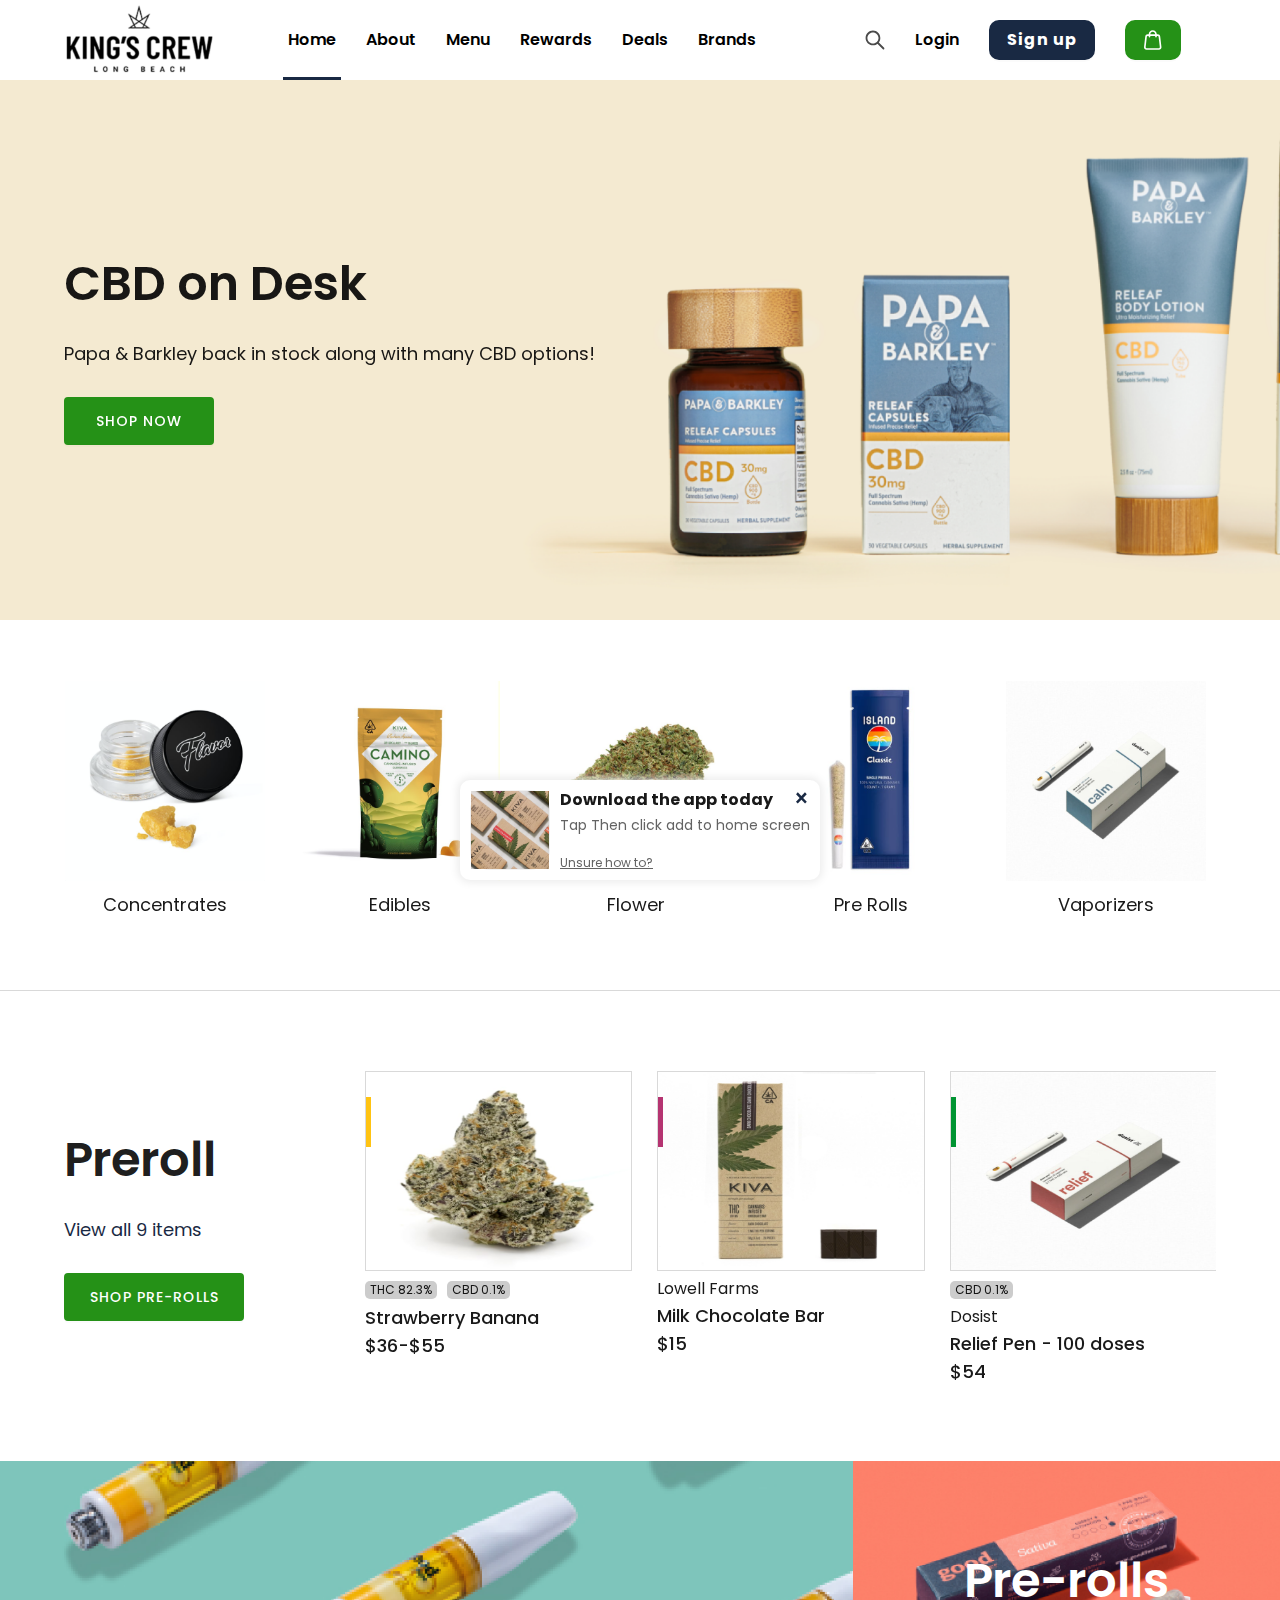
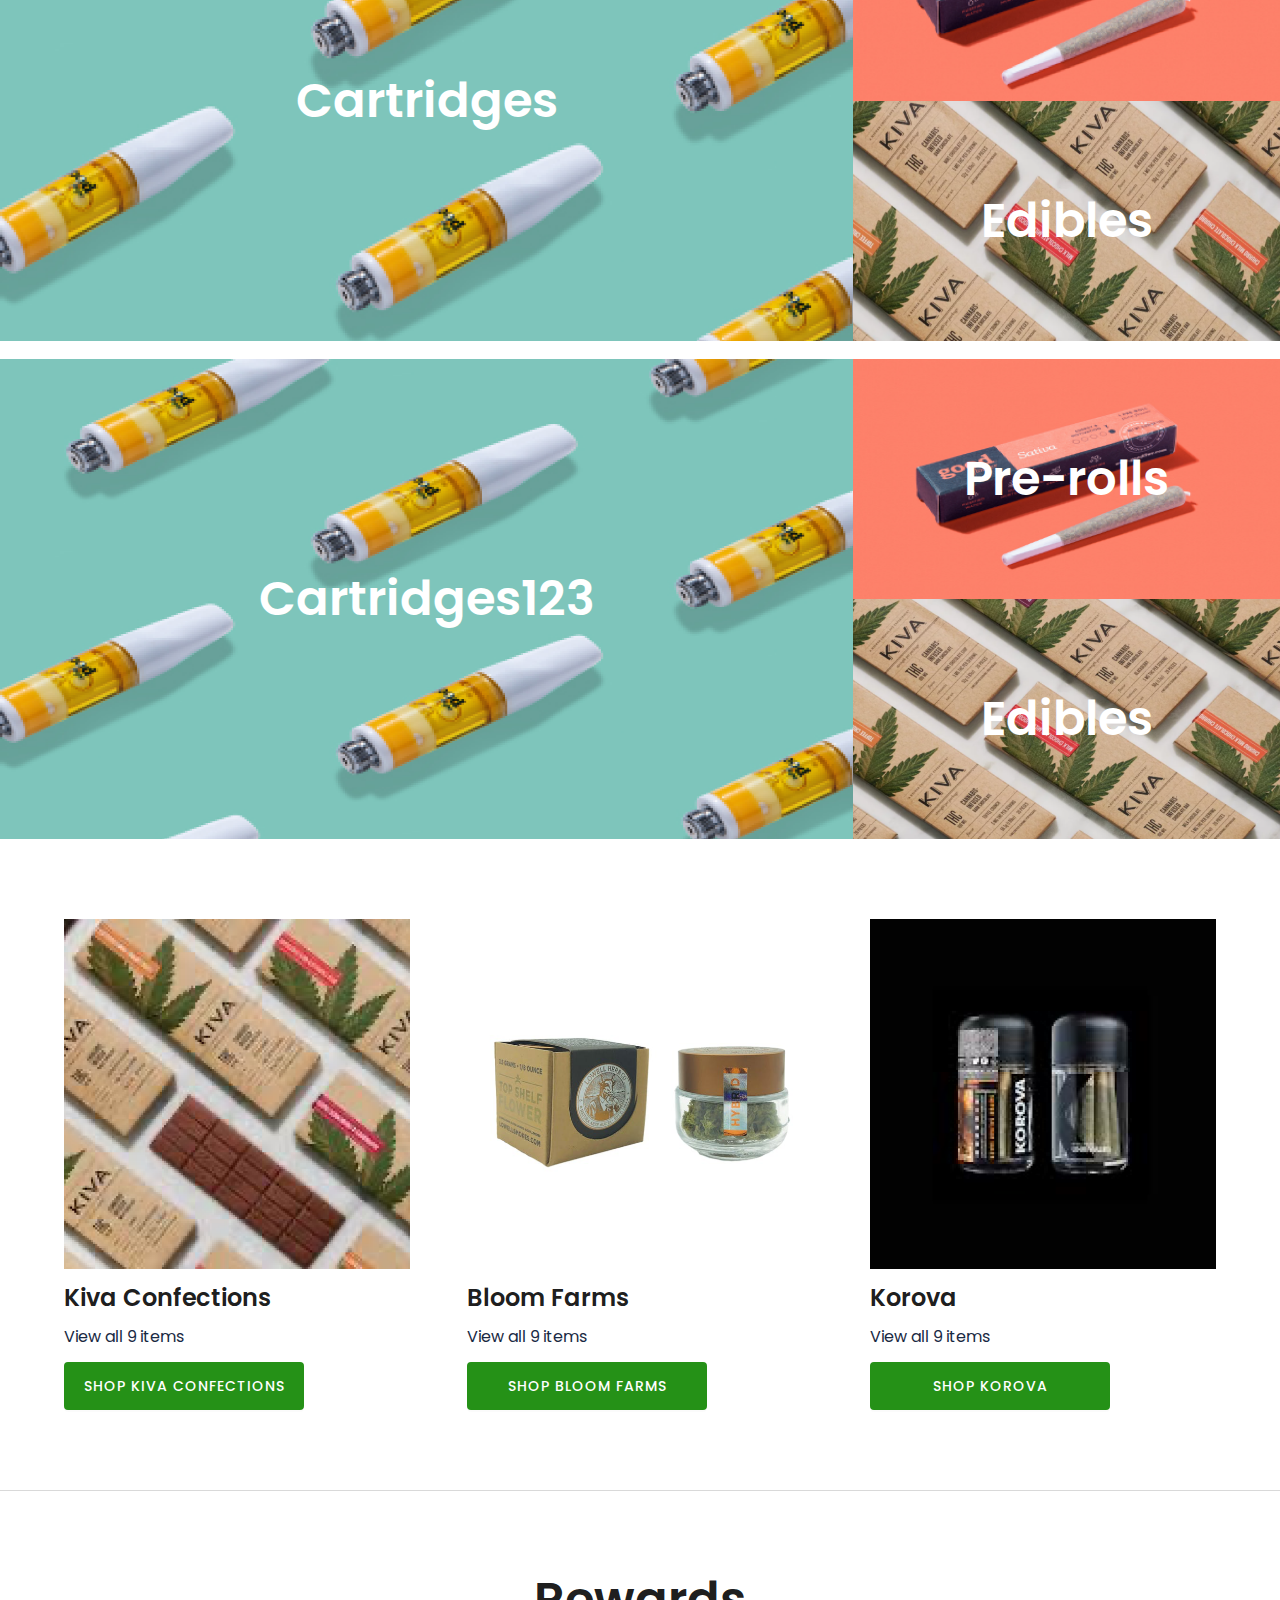
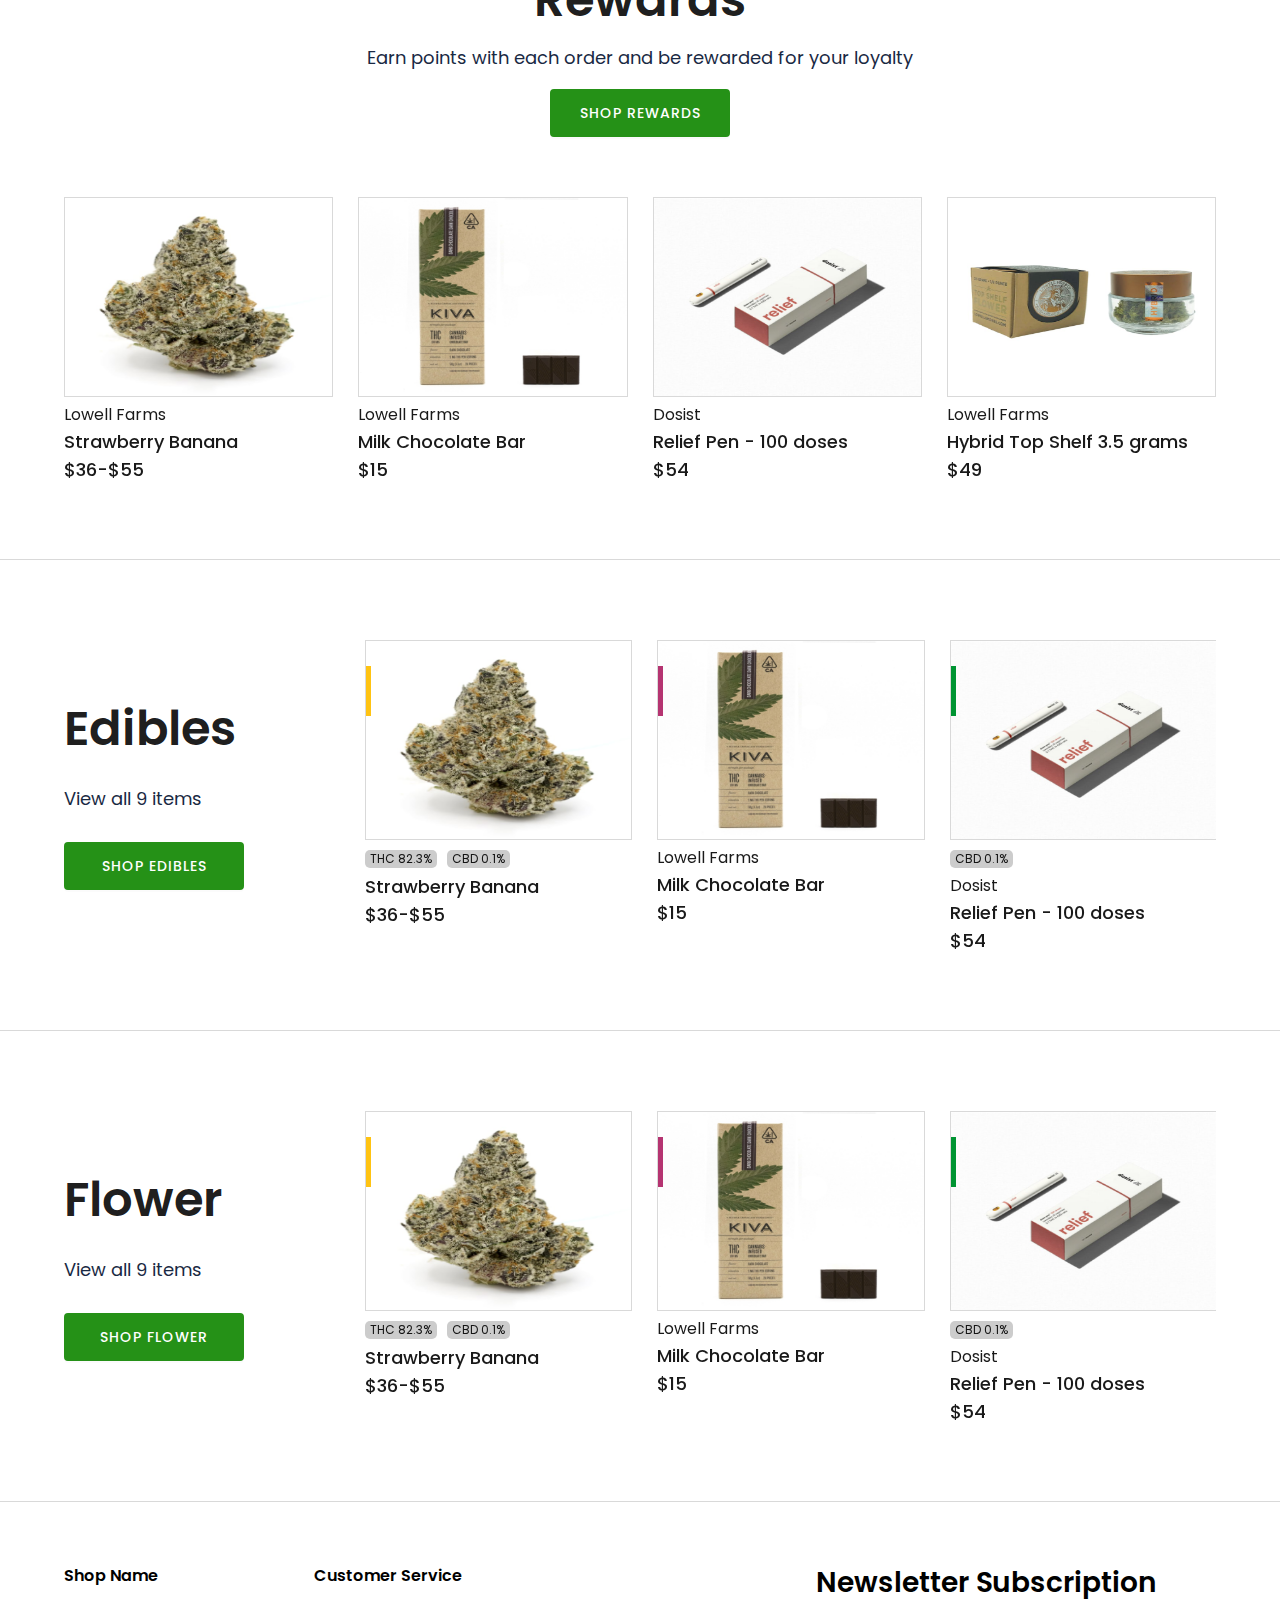
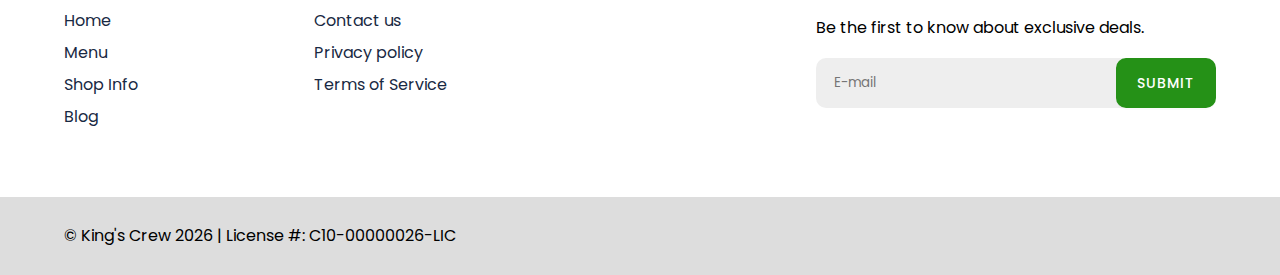
<file: index.html>
<!DOCTYPE html>
<html lang="en">

<head>
    <meta charset="UTF-8">
    <meta name="viewport" content="width=device-width,minimum-scale=1.0,initial-scale=1,user-scalable=yes" />
    <meta http-equiv="Cache-Control" content="no-cache, no-store, must-revalidate" />
    <meta http-equiv="Pragma" content="no-cache" />
    <meta http-equiv="Expires" content="0" />
    <meta http-equiv="X-UA-Compatible" content="ie=edge">
    <meta http-equiv="cleartype" content="on" />

    <title>KING'S CREW</title>
    <link rel="icon" type="image/png" sizes="32x32" href="images/favicon.png">

    <meta name="description" content="KING'S CREW" />
    <meta name="keywords" content="KING'S CREW" />

    <meta property="og:locale" content="en_US" />
    <meta property="og:type" content="website" />
    <meta property="og:title" content="KING'S CREW" />
    <meta property="og:description" content="KING'S CREW Description" />
    <meta property="og:site_name" content="KING'S CREW" />
    <meta name="msapplication-TileColor" content="#192943" />
    <meta name="theme-color" content="#192943" />

    <link rel="stylesheet" href="styles/globals.css">
    <link rel="stylesheet" href="styles/app.css">
    <link rel="stylesheet" href="styles/owl.carousel.min.css">
    <link rel="stylesheet" href="styles/owl.theme.default.min.css">

</head>

<body>
    <header class="nav-main">
        <nav class="navbar container-fluid">
            <div class="navbrand">
                <a href="./index.html" class="brand">
                    <span class="logo-kc-line"></span>
                </a>
                <div class="hamburger-menu-btn hamburgerMenuBtn">
                    <span class="btn-open">
                        <svg xmlns="http://www.w3.org/2000/svg" width="20" height="20">
                            <g fill="#252a32" fill-rule="evenodd">
                                <path d="M0 0h24v2H0zM0 7h24v2H0zM0 14h24v2H0z" />
                            </g>
                        </svg>
                    </span>
                    <span class="btn-close">
                        <svg xmlns="http://www.w3.org/2000/svg" width="20" height="20">
                            <path fill="#252a32" fill-rule="evenodd"
                                d="M17.778.808l1.414 1.414L11.414 10l7.778 7.778-1.414 1.414L10 11.414l-7.778 7.778-1.414-1.414L8.586 10 .808 2.222 2.222.808 10 8.586 17.778.808z" />
                        </svg>
                    </span>
                </div>
            </div>
            <ul class="menu main-menu hamburgerMenu">
                <li class="menu-item menu-link active"><a href="#">Home</a></li>
                <li class="menu-item menu-link"><a href="#">About</a></li>
                <li class="menu-item menu-link"><a href="#">Menu</a></li>
                <li class="menu-item menu-link"><a href="#">Rewards</a></li>
                <li class="menu-item menu-link"><a href="#">Deals</a></li>
                <li class="menu-item menu-link"><a href="#">Brands</a></li>
            </ul>
            <ul class="menu sub-menu hamburgerMenu">
                <li class="menu-item menu-link"><a href="#"><span class="icon-search"></span></a></li>
                <li class="menu-item menu-link"><a href="#">Login</a></li>
                <li class="menu-item menu-btn">
                    <a href="./contact-us.html" class="btn btn-primary">Sign up</a>
                </li>
                <li class="menu-item menu-btn">
                    <a href="./contact-us.html" class="btn btn-success"><span class="icon-cart"></span></a>
                </li>
            </ul>
        </nav>
    </header>

    <section class="section-1">
        <div class="owl-carousel" id="homeCarouselSlider">
            <div class="card bg-banner-1">
                <h2 class="card-title">CBD on Desk</h2>
                <p class="card-description">Papa & Barkley back in stock along with many CBD options!</p>
                <a href="#" class="card-btn">Shop Now</a>
            </div>
            <div class="card bg-banner-1">
                <h2 class="card-title">CBD2 on Desk</h2>
                <p class="card-description">Papa & Barkley back in stock along with many CBD options!</p>
                <a href="#" class="card-btn">Shop Now</a>
            </div>
        </div>
    </section>

    <section class="section-2">
        <div class="container-fluid">
            <div class="owl-carousel" id="itemCarouselSlider">
                <div class="card">
                    <img class="card-image" src="assets/images/flower.png" alt="Flower Image" />
                    <p class="card-title">Flower</p>
                </div>
                <div class="card">
                    <img class="card-image" src="assets/images/pre-rolls.png" alt="Pre Rolls Image" />
                    <p class="card-title">Pre Rolls</p>
                </div>
                <div class="card">
                    <img class="card-image" src="assets/images/vaporizers.png" alt="Vaporizers Image" />
                    <p class="card-title">Vaporizers</p>
                </div>
                <div class="card">
                    <img class="card-image" src="assets/images/concentrate.png" alt="Concentrates Image" />
                    <p class="card-title">Concentrates</p>
                </div>
                <div class="card">
                    <img class="card-image" src="assets/images/edibles.png" alt="Edibles Image" />
                    <p class="card-title">Edibles</p>
                </div>
                <div class="card">
                    <img class="card-image" src="assets/images/capsules-tablets.png" alt="Capsules/Tablets Image" />
                    <p class="card-title">Capsules/Tablets</p>
                </div>
                <div class="card">
                    <img class="card-image" src="assets/images/tinctures.png" alt="Tinctures Image" />
                    <p class="card-title">Tinctures</p>
                </div>
            </div>
        </div>
    </section>

    <section class="section-3" id="preRollProductCarousel"></section>

    <section class="section-4">
        <div class="container-fluid no-pad">
            <div class="product-cards">
                <div class="col-2">
                    <div class="product product-bg bg-cartridges">
                        <h2 class="product-title">Cartridges</h2>
                    </div>
                </div>
                <div class="col-1 d-flex-col">
                    <div class="product product-bg bg-pre-rolls">
                        <h2 class="product-title">Pre-rolls</h2>
                    </div>
                    <div class="product product-bg bg-edibles">
                        <h2 class="product-title">Edibles</h2>
                    </div>
                </div>
            </div>
        </div>
    </section>

    <br>   

    <section class="section-4a">
        <div class="container-fluid no-pad">
            <div class="product-cards">
                <div class="col-2">
                    <div class="product product-cartridge">
                        <img src="assets/images/bg-cartridges.png" />
                        <h2 class="product-title">Cartridges123</h2>
                    </div>
                </div>
                <div class="col-1 d-flex-col">
                    <div class="product product-prerolls">
                        <img src="assets/images/bg-pre-rolls.png" />
                        <h2 class="product-title">Pre-rolls</h2>
                    </div>
                    <div class="product product-edibles">
                        <img src="assets/images/bg-edibles.png" />
                        <h2 class="product-title">Edibles</h2>
                    </div>
                </div>
            </div>
        </div>
    </section>

    <div class="notification">
        <div class="card">
            <div class="card-image">
                <img src="assets/images/bg-edibles.png" />
            </div>
            <div class="card-content">
                <h3>Download the app today</h3>
                <p>Tap Then click add to home screen</p>
                <a href="#">Unsure how to?</a>
            </div>
            <a href="#" class="card-close-link">&times;</a>
        </div>
    </div>

    <section class="section-5">
        <div class="container-fluid">
            <div class="product-cards">
                <div class="card">
                    <span class="card-image bg-kiva"></span>
                    <h2 class="card-title">Kiva Confections</h2>
                    <a href="#" class="card-link">View all 9 items</a>
                    <a href="#" class="card-btn">Shop Kiva Confections</a>
                </div>
                <div class="card">
                    <span class="card-image bg-bloom"></span>
                    <h2 class="card-title">Bloom Farms</h2>
                    <a href="#" class="card-link">View all 9 items</a>
                    <a href="#" class="card-btn">Shop Bloom Farms</a>
                </div>
                <div class="card">
                    <span class="card-image bg-korova"></span>
                    <h2 class="card-title">Korova</h2>
                    <a href="#" class="card-link">View all 9 items</a>
                    <a href="#" class="card-btn">Shop Korova</a>
                </div>
            </div>
        </div>
    </section>

    <section class="section-6" id="rewardProductCarousel"></section>

    <section class="section-3 border-bottom" id="ediblesProductCarousel"></section>

    <section class="section-3 border-bottom" id="flowerProductCarousel"></section>

    <footer class="footer">
        <div class="main-footer">
            <div class="container-fluid d-flex-row">
                <div class="card">
                    <h4 class="card-title">Shop Name</h4>
                    <ul class="card-links">
                        <li><a href="#">Home</a></li>
                        <li><a href="#">Menu</a></li>
                        <li><a href="#">Shop Info</a></li>
                        <li><a href="#">Blog</a></li>
                    </ul>
                </div>
                <div class="card">
                    <h4 class="card-title">Customer Service</h4>
                    <ul class="card-links">
                        <li><a href="#">Contact us</a></li>
                        <li><a href="#">Privacy policy</a></li>
                        <li><a href="#">Terms of Service</a></li>
                    </ul>
                </div>
                <div class="card-signup">
                    <h4 class="card-title">Newsletter Subscription</h4>
                    <p class="card-sub-title">Be the first to know about exclusive deals.</p>
                    <form class="form-group sign-up-form">
                        <input type="email" class="form-input" placeholder="E-mail" />
                        <input type="submit" class="form-button btn btn-success" value="Submit"></button>
                    </form>
                </div>
            </div>
        </div>
        <div class="sub-footer">
            <div class="container-fluid">
                <p class="copyright-text">
                    © King's Crew <span id="copyrightYear">2019</span> | License #: C10-00000026-LIC
                </p>
            </div>
        </div>
    </footer>

    <!-- ============================================================== -->
    <script src="./scripts/jquery.min.js"></script>
    <script src="./scripts/owl.carousel.min.js"></script>
    <script src="./scripts/custom.js?v=20200430112000"></script>
    <script type="text/javascript">
        $(document).ready(function () {
            $("#preRollProductCarousel").load("preroll-product-carousel.html");
            $("#rewardProductCarousel").load("reward-product-carousel.html");
            $("#ediblesProductCarousel").load("edibles-product-carousel.html");
            $("#flowerProductCarousel").load("flower-product-carousel.html");
        });
    </script>
</body>

</html>
</file>
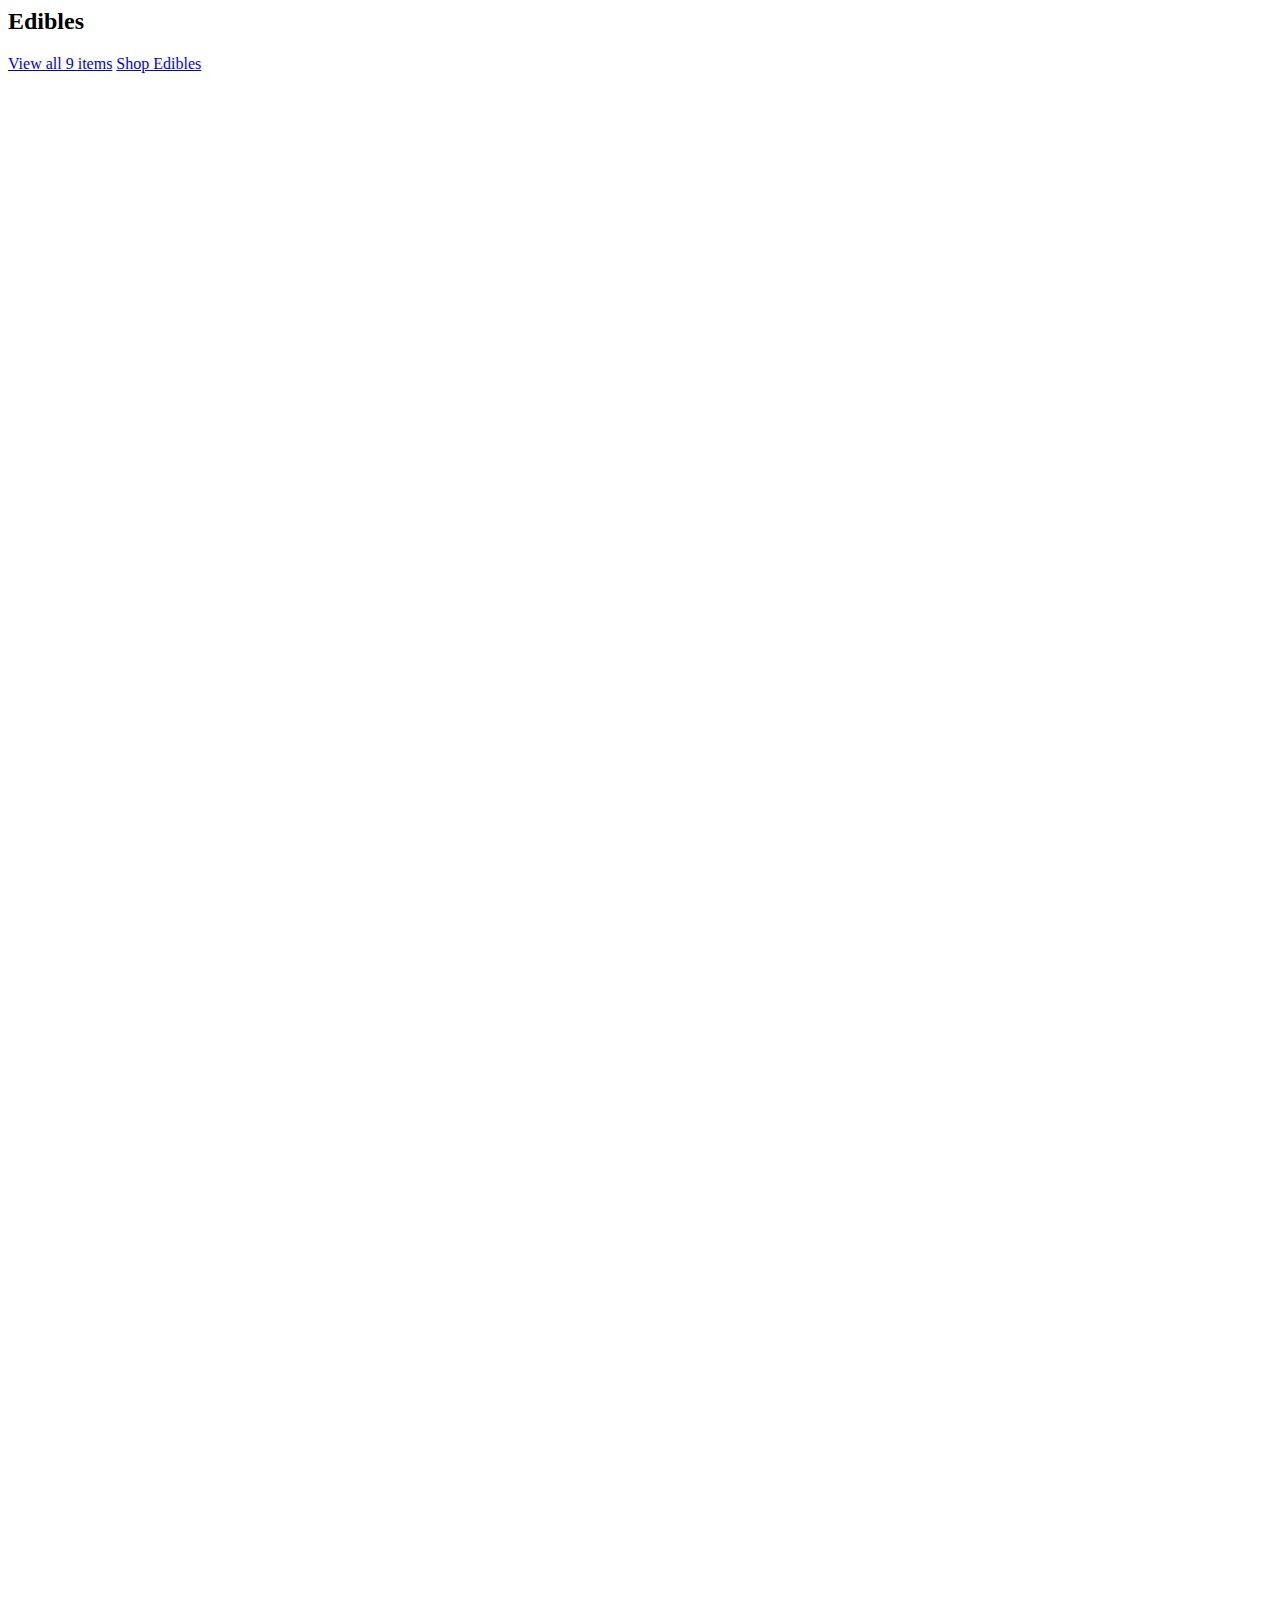
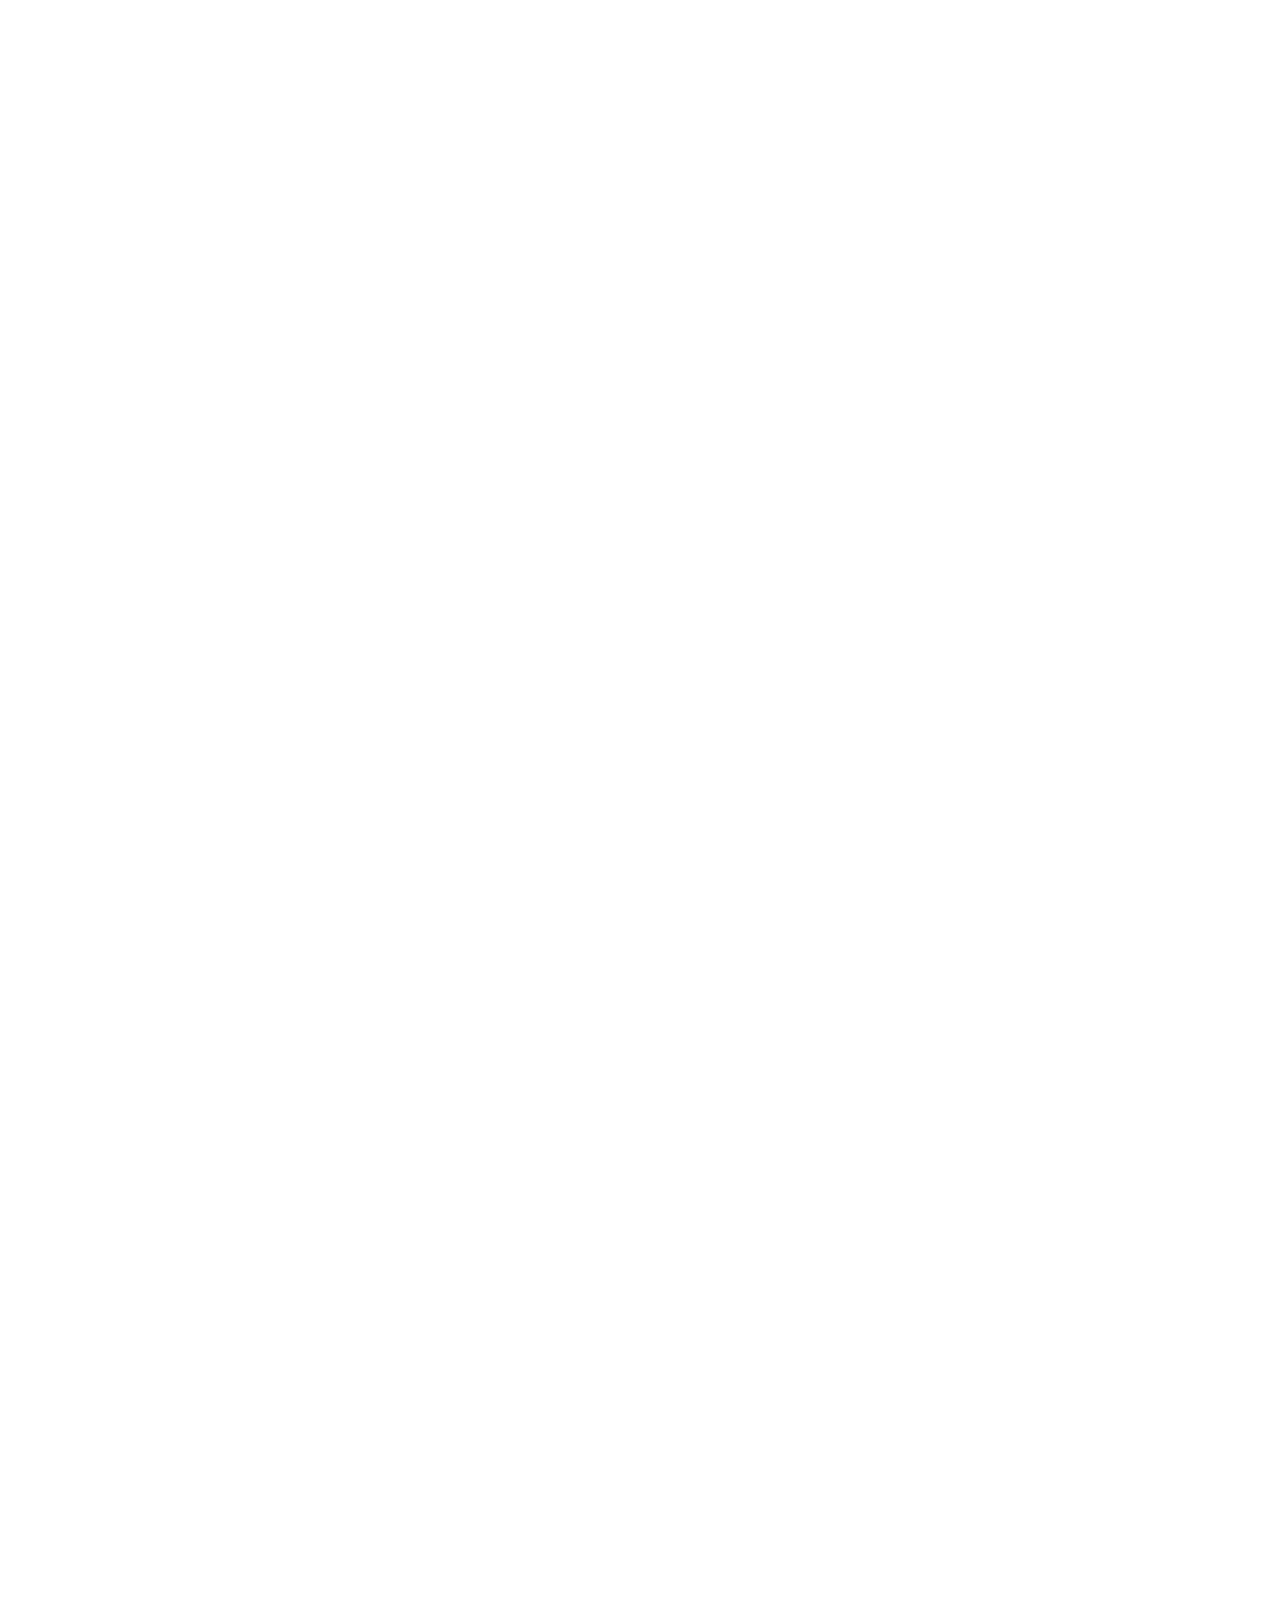
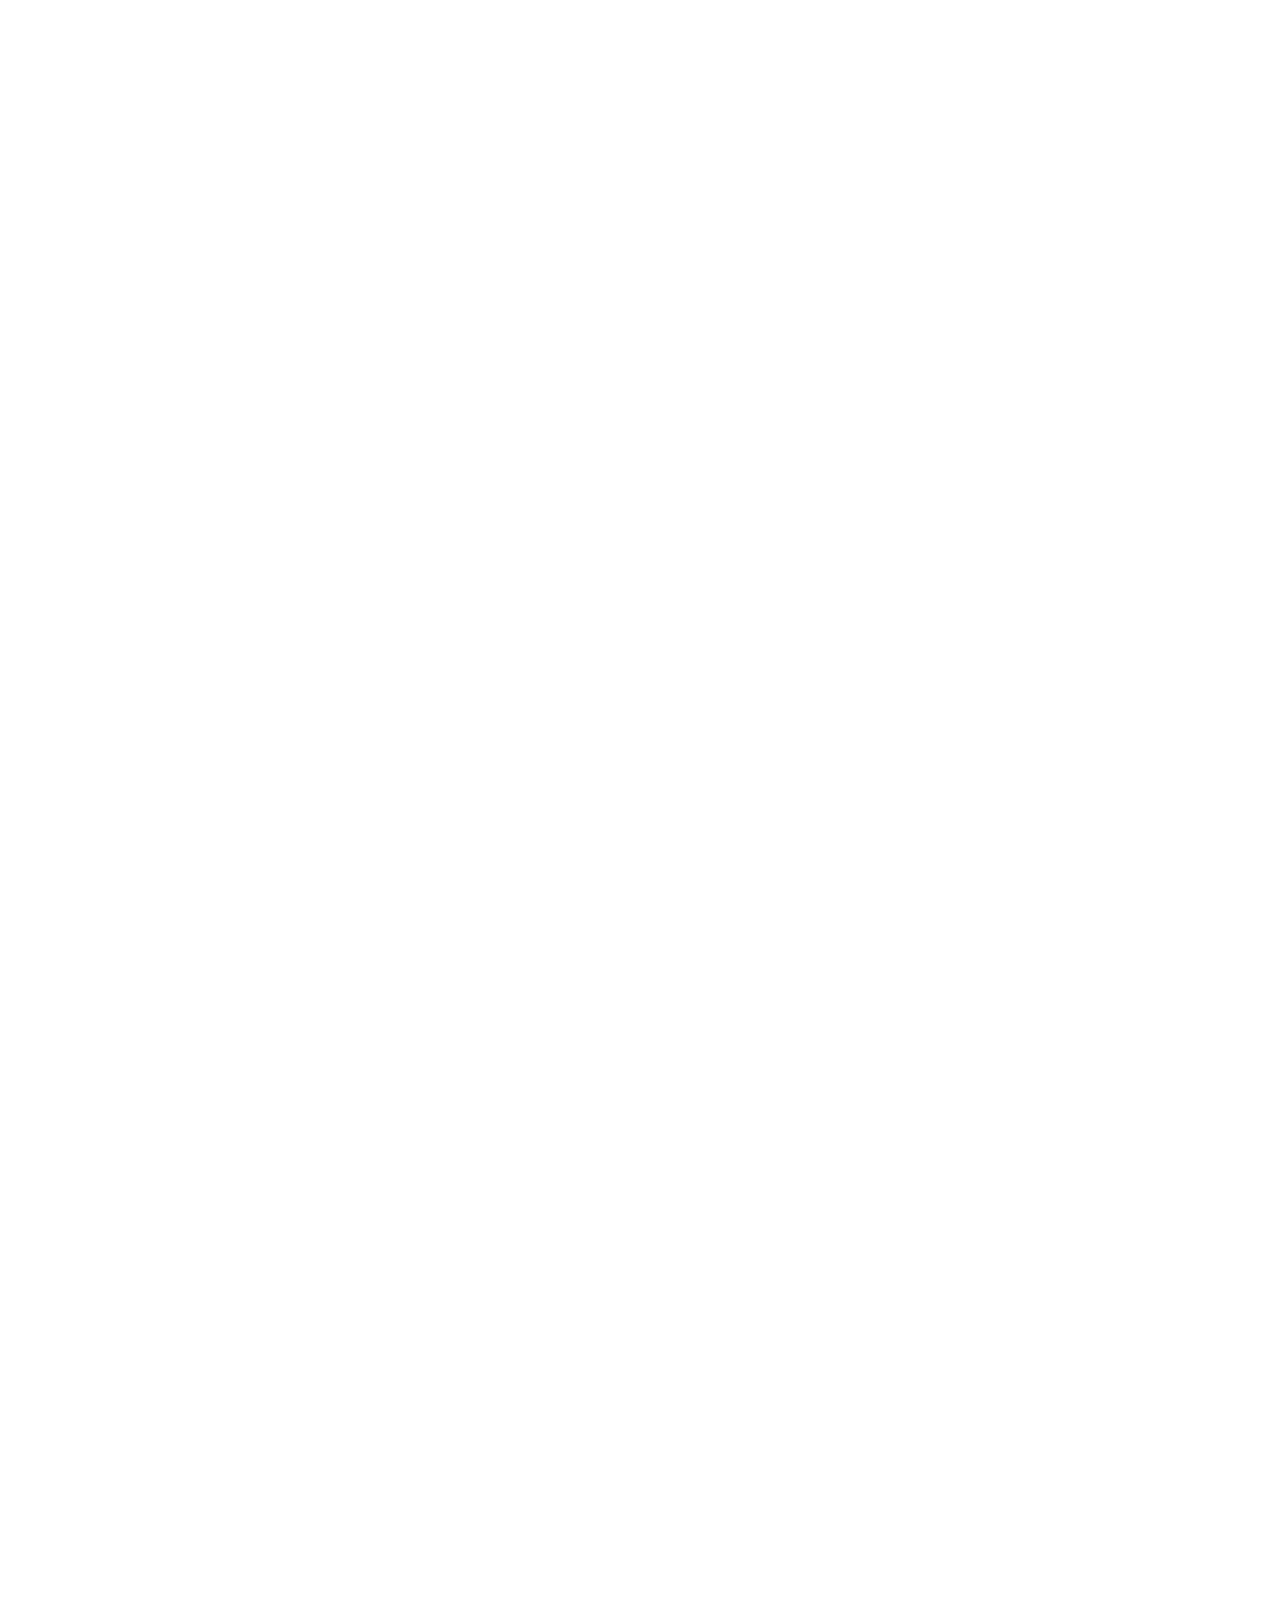
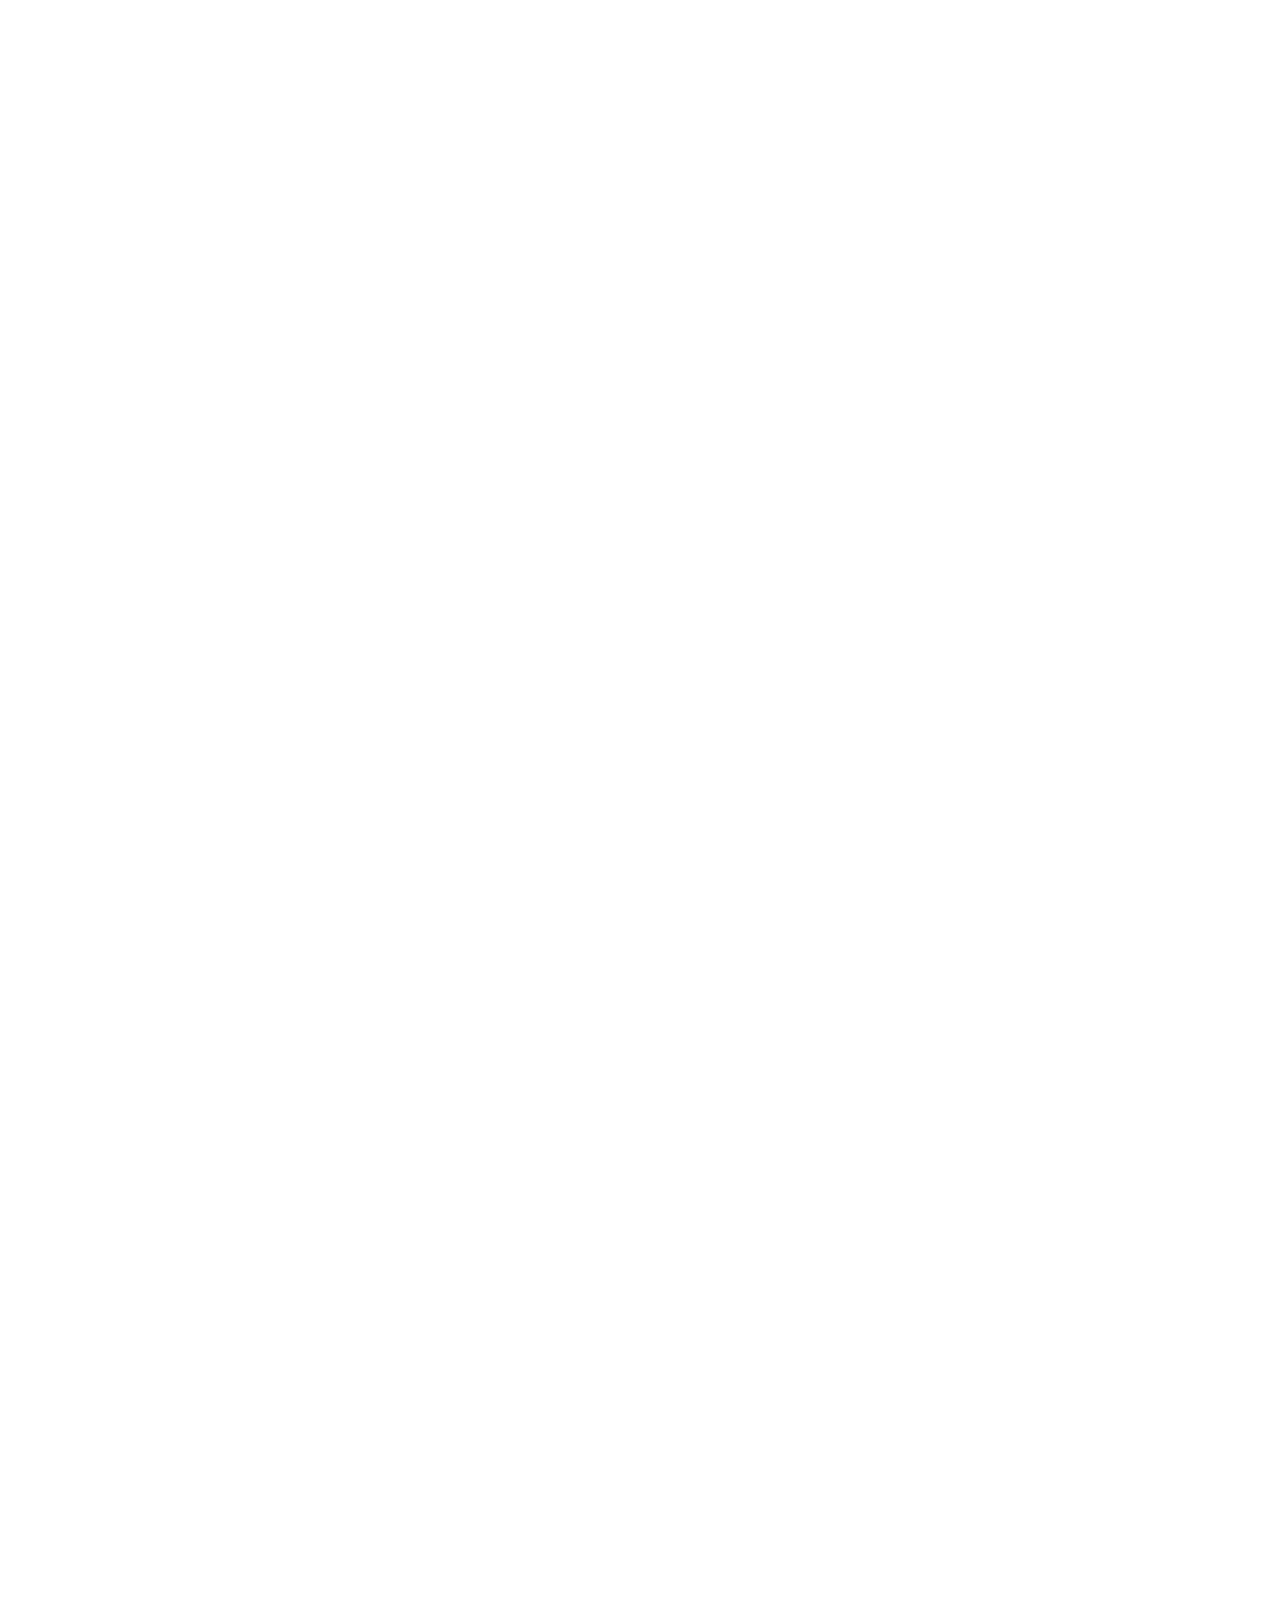
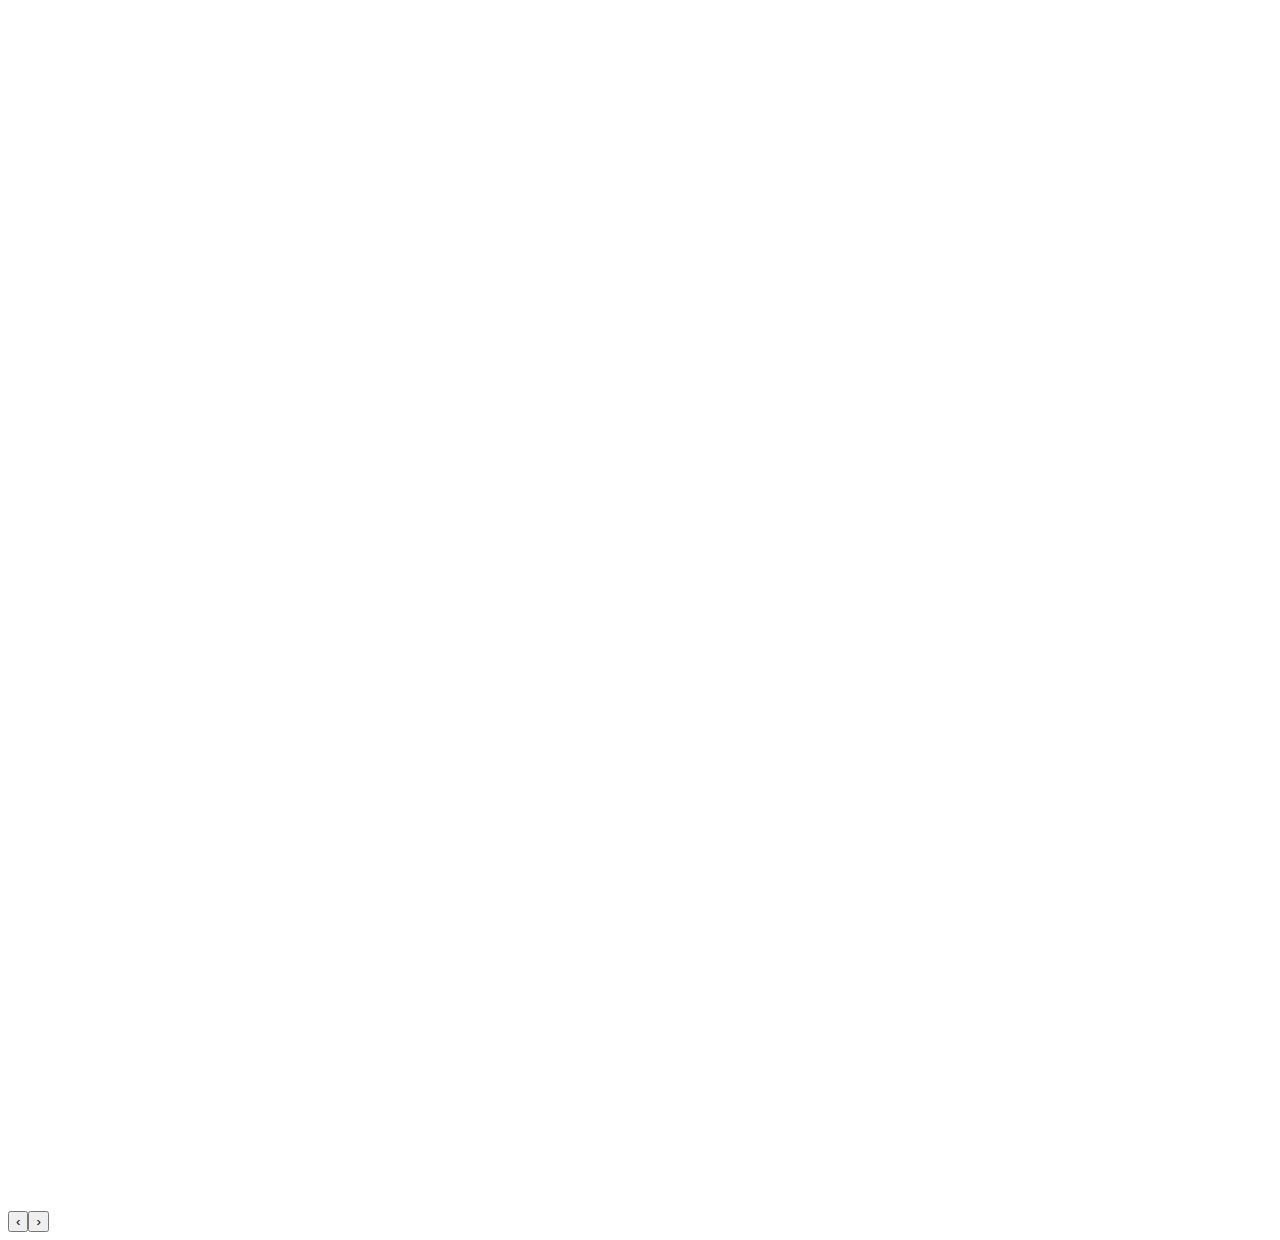
<file: edibles-product-carousel.html>
<html>

<head>
    <title>Product Carousel</title>

    <script src="./scripts/jquery.min.js"></script>
    <script src="./scripts/owl.carousel.min.js"></script>
    <script src="./scripts/custom.js?v=20200430112000"></script>
</head>

<body>
    <div class="container-fluid">
        <div class="section">
            <div class="section-title">
                <div class="card">
                    <h2 class="card-title">Edibles</h2>
                    <a href="#" class="card-link">View all 9 items</a>
                    <a href="#" class="card-btn">Shop Edibles</a>
                </div>
            </div>
            <div class="section-content">
                <div class="owl-carousel productCarouselSlider">
                    <div class="card">
                        <div class="card-image">
                            <img src="assets/images/flower-banana.png" alt="Strawberry Banana Image" />
                            <span class="card-image-stripe bg-yellow"></span>
                            <span class="card-image-overlay">
                                <button class="btn btn-success">Quick View</button>
                            </span>
                        </div>
                        <div class="card-tags">
                            <span class="card-tag">THC 82.3%</span>
                            <span class="card-tag">CBD 0.1%</span>
                        </div>
                        <p class="card-title">Strawberry Banana</p>
                        <p class="card-price">$36-$55</p>
                    </div>
                    <div class="card">
                        <div class="card-image">
                            <img src="assets/images/milk chocolate bar.png" alt="Milk Chocolate Bar Image" />
                            <span class="card-image-stripe bg-pink"></span>
                            <span class="card-image-overlay">
                                <button class="btn btn-success">Quick View</button>
                            </span>
                        </div>
                        <p class="card-sub-title">Lowell Farms</p>
                        <p class="card-title">Milk Chocolate Bar</p>
                        <p class="card-price">$15</p>
                    </div>
                    <div class="card">
                        <div class="card-image">
                            <img src="assets/images/dosist-relief.png" alt="Relief pen Image" />
                            <span class="card-image-stripe bg-green"></span>
                            <span class="card-image-overlay">
                                <button class="btn btn-success">Quick View</button>
                            </span>
                        </div>
                        <div class="card-tags">
                            <span class="card-tag">CBD 0.1%</span>
                        </div>
                        <p class="card-sub-title">Dosist</p>
                        <p class="card-title">Relief Pen - 100 doses</p>
                        <p class="card-price">$54</p>
                    </div>
                    <div class="card">
                        <div class="card-image">
                            <img src="assets/images/hybrid-top-shelf-3.5-grams.png" alt="Hybrid Top Shelf Image" />
                            <span class="card-image-stripe bg-blue"></span>
                            <span class="card-image-overlay">
                                <button class="btn btn-success">Quick View</button>
                            </span>
                        </div>
                        <div class="card-tags">
                            <span class="card-tag">THC 82.3%</span>
                            <span class="card-tag">CBD 0.1%</span>
                        </div>
                        <p class="card-sub-title">Lowell Farms</p>
                        <p class="card-title">Hybrid Top Shelf 3.5 grams</p>
                        <p class="card-price">$49</p>
                    </div>
                </div>
            </div>
        </div>
    </div>
</body>

</html>
</file>
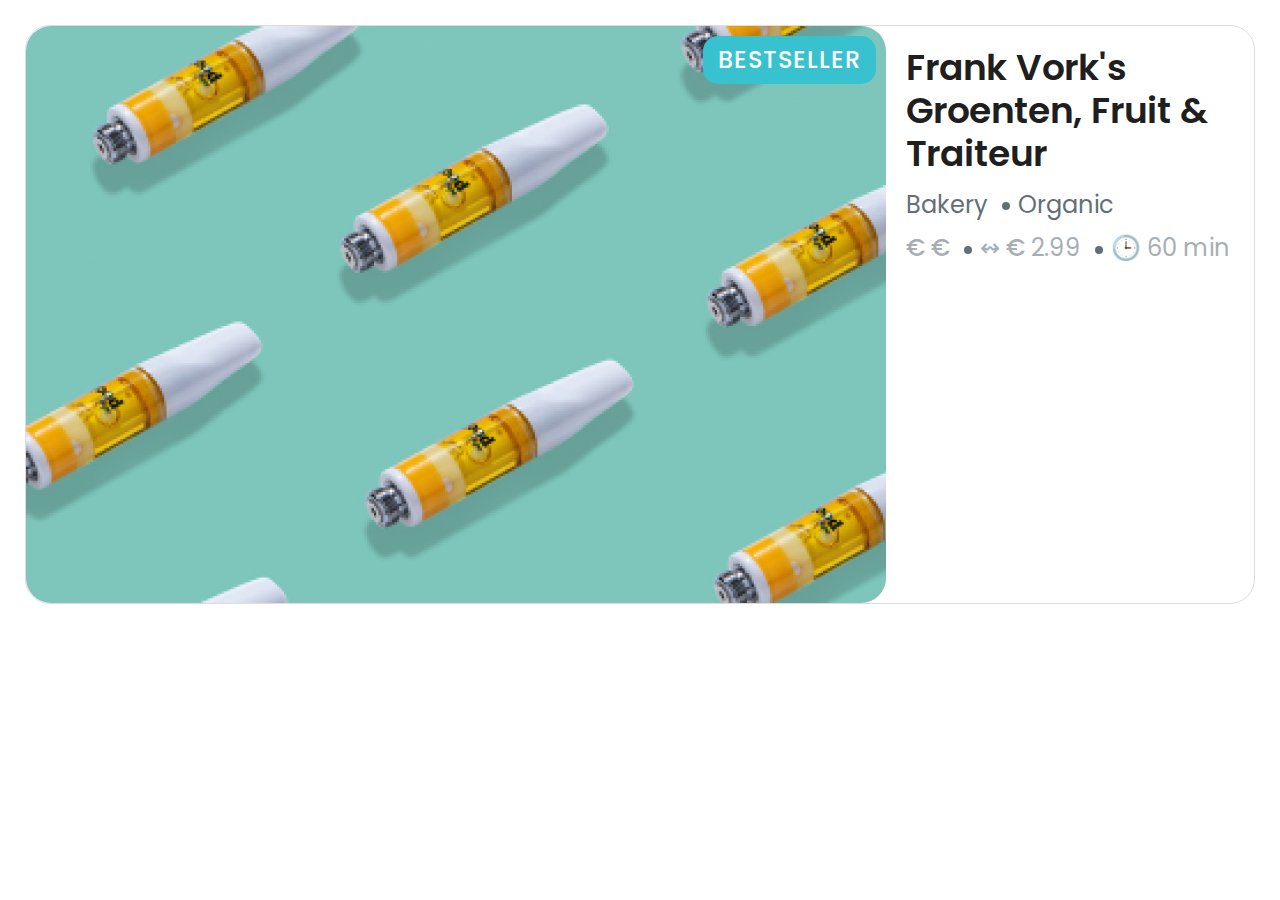
<file: feature-card.html>
<!DOCTYPE html>
<html lang="en">

<head>
    <meta charset="UTF-8">
    <meta name="viewport" content="width=device-width,minimum-scale=1.0,initial-scale=1,user-scalable=yes" />
    <meta http-equiv="Cache-Control" content="no-cache, no-store, must-revalidate" />
    <meta http-equiv="Pragma" content="no-cache" />
    <meta http-equiv="Expires" content="0" />
    <meta http-equiv="X-UA-Compatible" content="ie=edge">
    <meta http-equiv="cleartype" content="on" />

    <title>KING'S CREW</title>
    <link rel="icon" type="image/png" sizes="32x32" href="images/favicon.png">

    <meta name="description" content="KING'S CREW" />
    <meta name="keywords" content="KING'S CREW" />

    <meta property="og:locale" content="en_US" />
    <meta property="og:type" content="website" />
    <meta property="og:title" content="KING'S CREW" />
    <meta property="og:description" content="KING'S CREW Description" />
    <meta property="og:site_name" content="KING'S CREW" />
    <meta name="msapplication-TileColor" content="#192943" />
    <meta name="theme-color" content="#192943" />

    <link rel="stylesheet" href="styles/globals.css">
    <link rel="stylesheet" href="styles/app.css">
    <link rel="stylesheet" href="styles/owl.carousel.min.css">
    <link rel="stylesheet" href="styles/owl.theme.default.min.css">

</head>

<body>

    <div class="store-card">
        <div class="card-image">
            <img src="assets/images/bg-cartridges.png" />
            <div class="card-tag">
                <span>BESTSELLER</span>
            </div>
        </div>
        <div class="card-content">
            <h2 class="card-title">Frank Vork's Groenten, Fruit & Traiteur</h2>
            <p class="card-category">
                <span>Bakery</span>
                <span class="dot-divider">Organic</span>
            </p>
            <p class="card-detail">
                <span class="card-price-symbol">&euro;</span>
                <span class="card-price-symbol">&euro;</span>
                <span class="dot-divider">&harrw;</span>
                <span class="card-price-symbol">&euro;</span>
                <span class="card-price-value">2.99</span>
                <span class="card-time">
                    <span class="card-time-icon dot-divider">&#128338;</span>
                    <span class="card-time-count">60</span>
                    <span class="card-time-unit">min</span>
                </span>
            </p>
        </div>
    </div>

    <!-- ============================================================== -->
    <script src="./scripts/jquery.min.js"></script>
    <script src="./scripts/owl.carousel.min.js"></script>
    <script src="./scripts/custom.js?v=20200430112000"></script>
    <script type="text/javascript">
        $(document).ready(function () {
            $("#preRollProductCarousel").load("preroll-product-carousel.html");
            $("#rewardProductCarousel").load("reward-product-carousel.html");
            $("#ediblesProductCarousel").load("edibles-product-carousel.html");
            $("#flowerProductCarousel").load("flower-product-carousel.html");
        });
    </script>
</body>

</html>
</file>
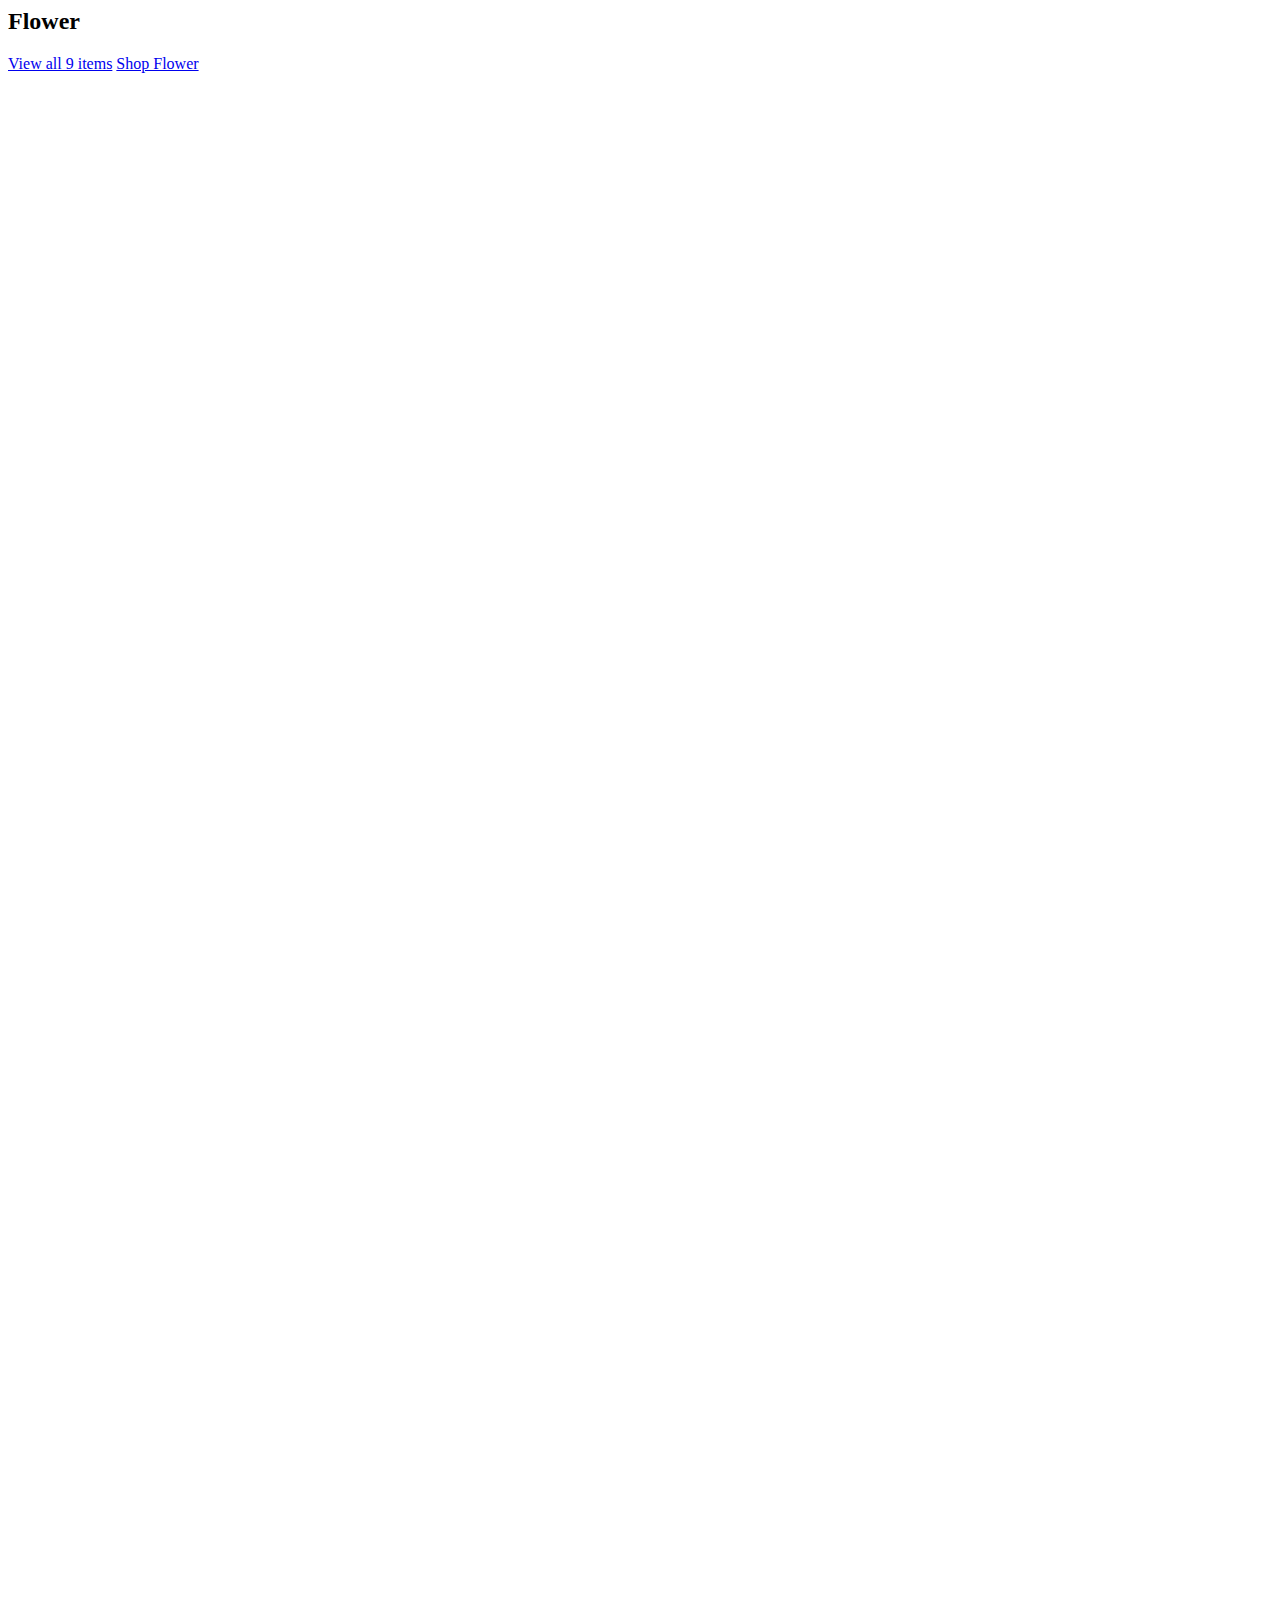
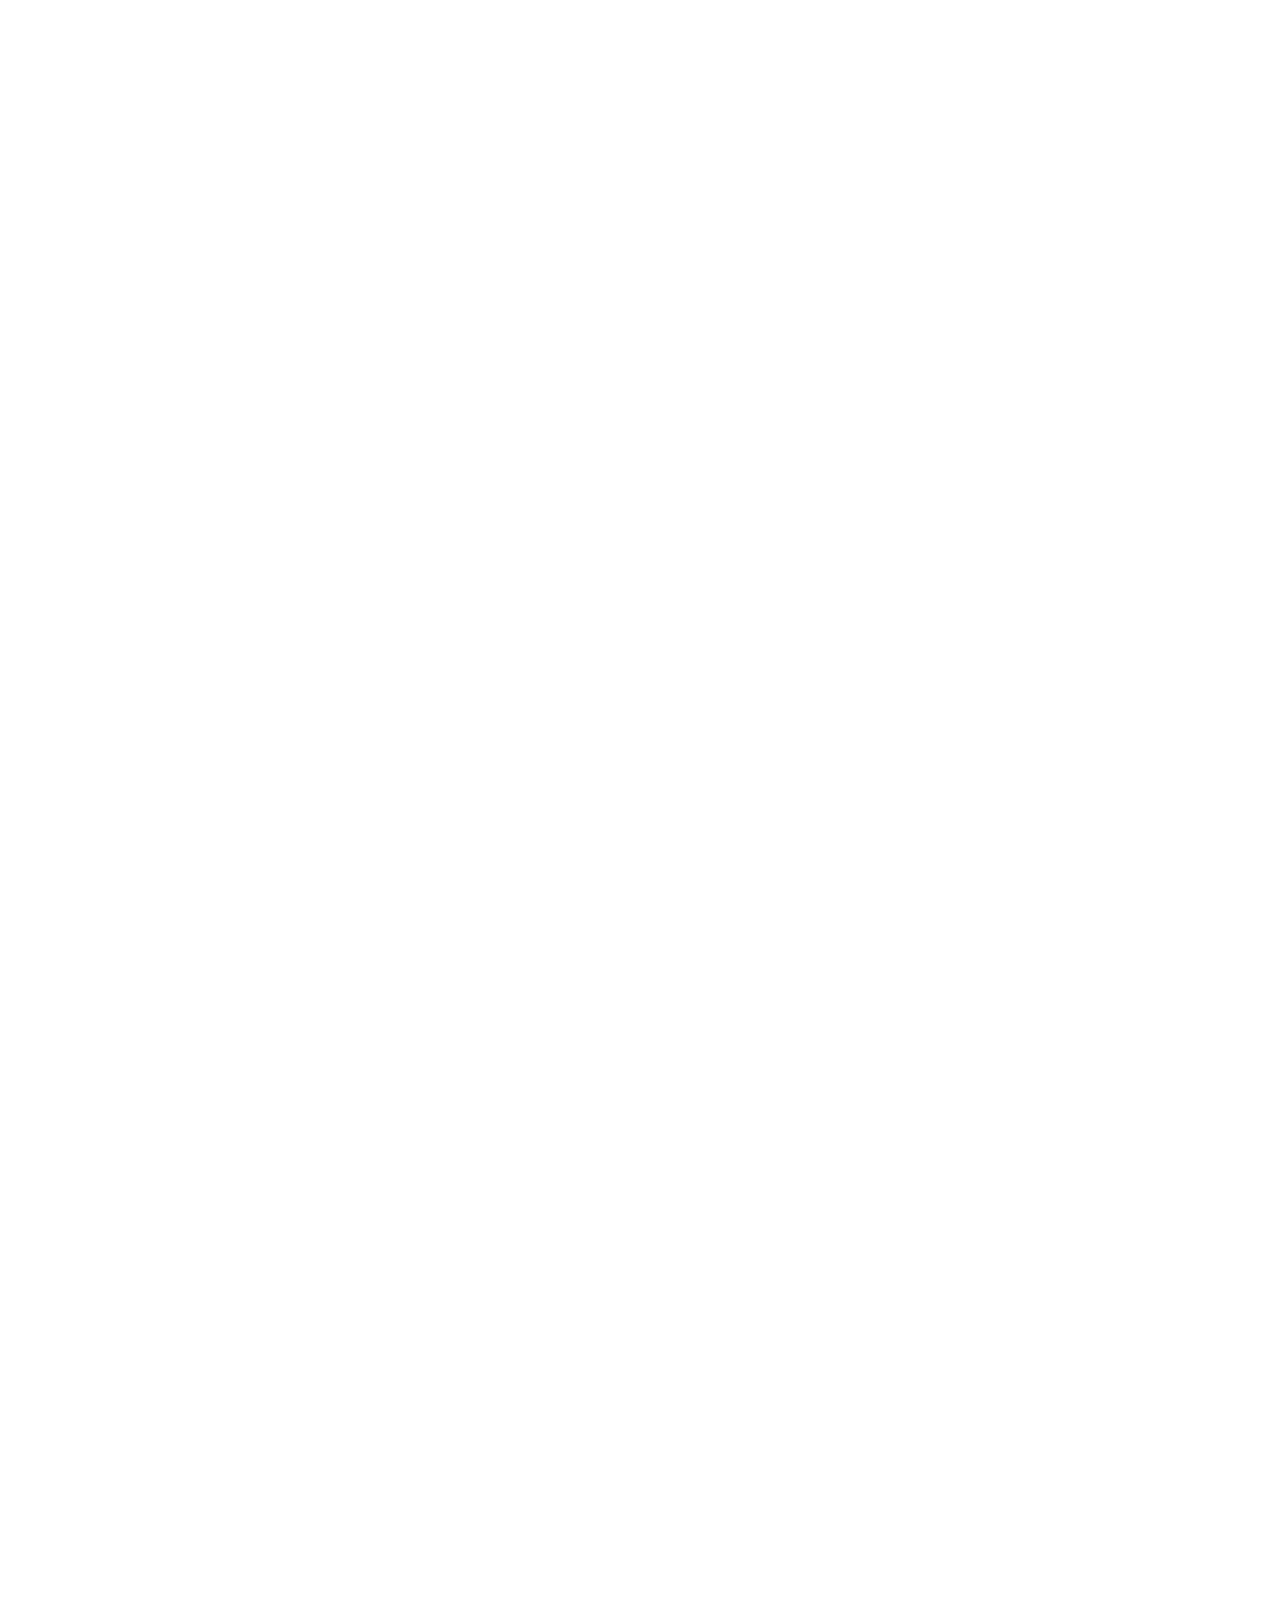
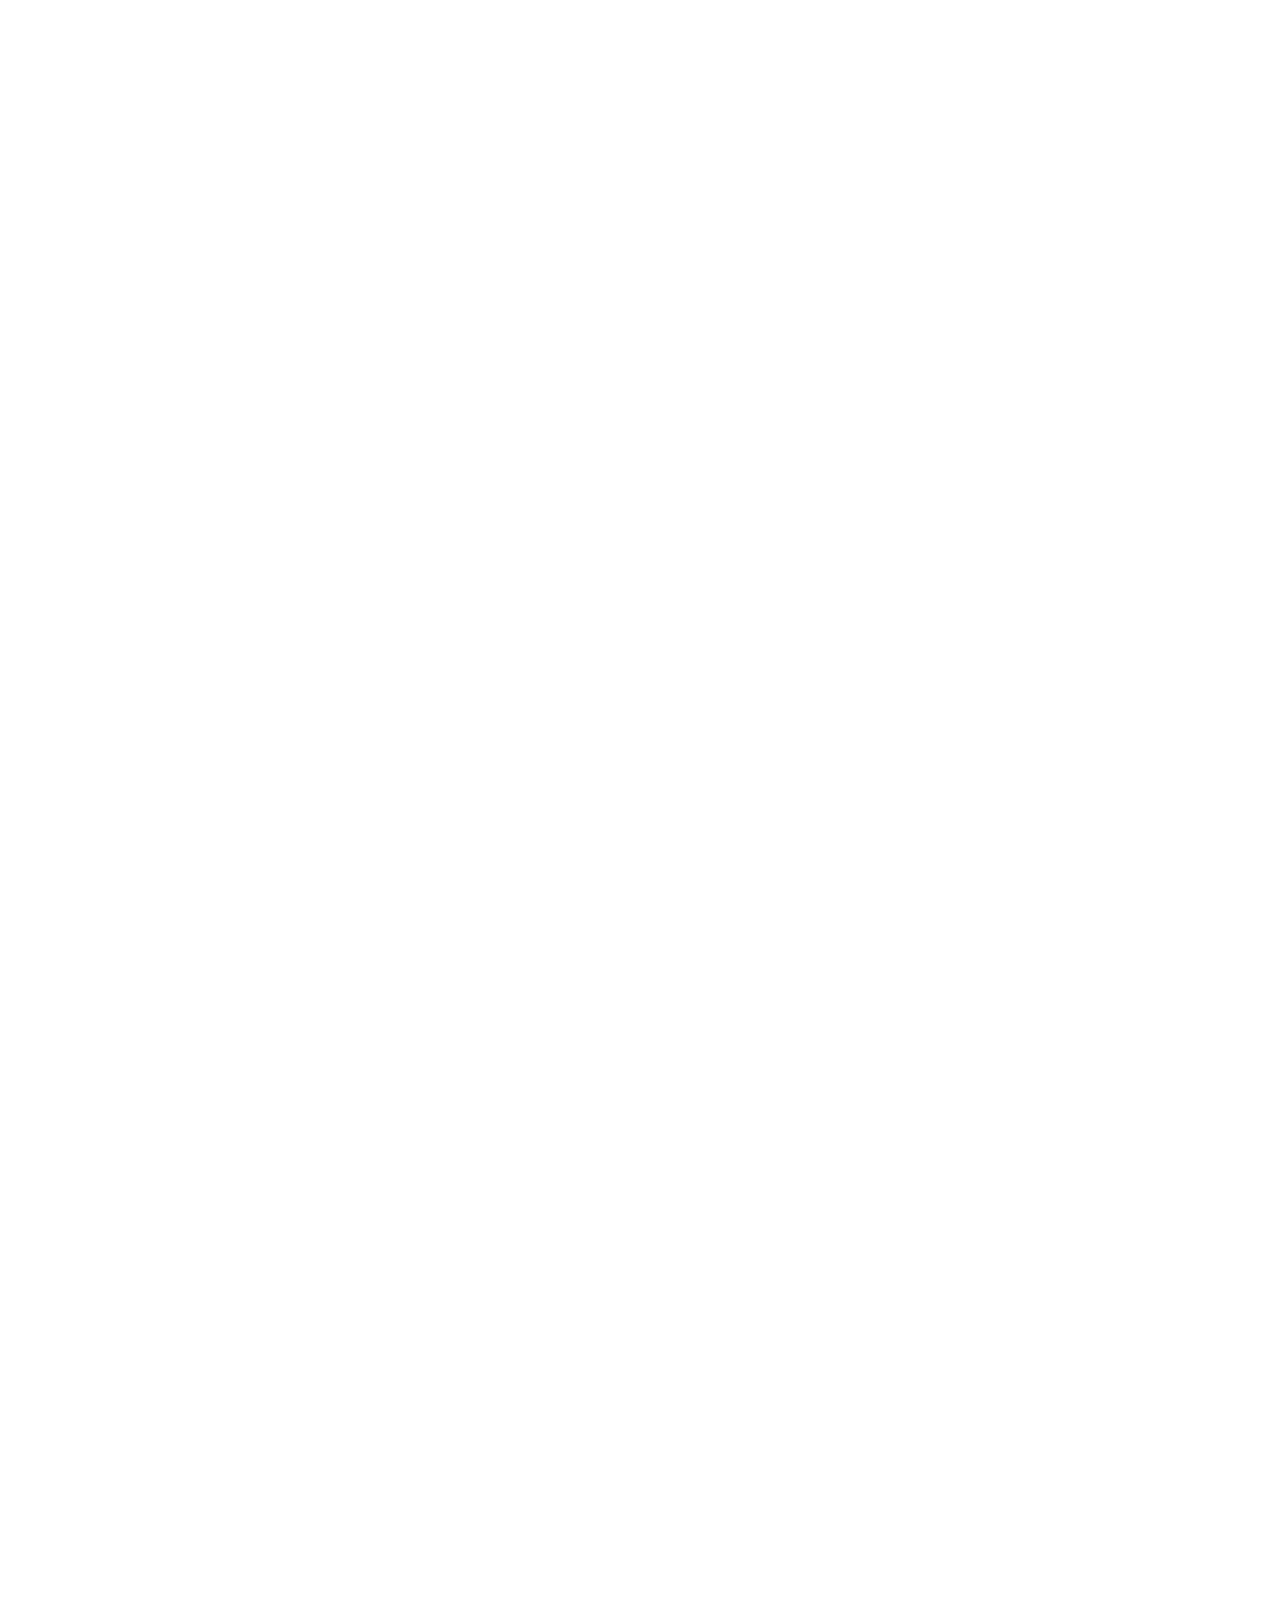
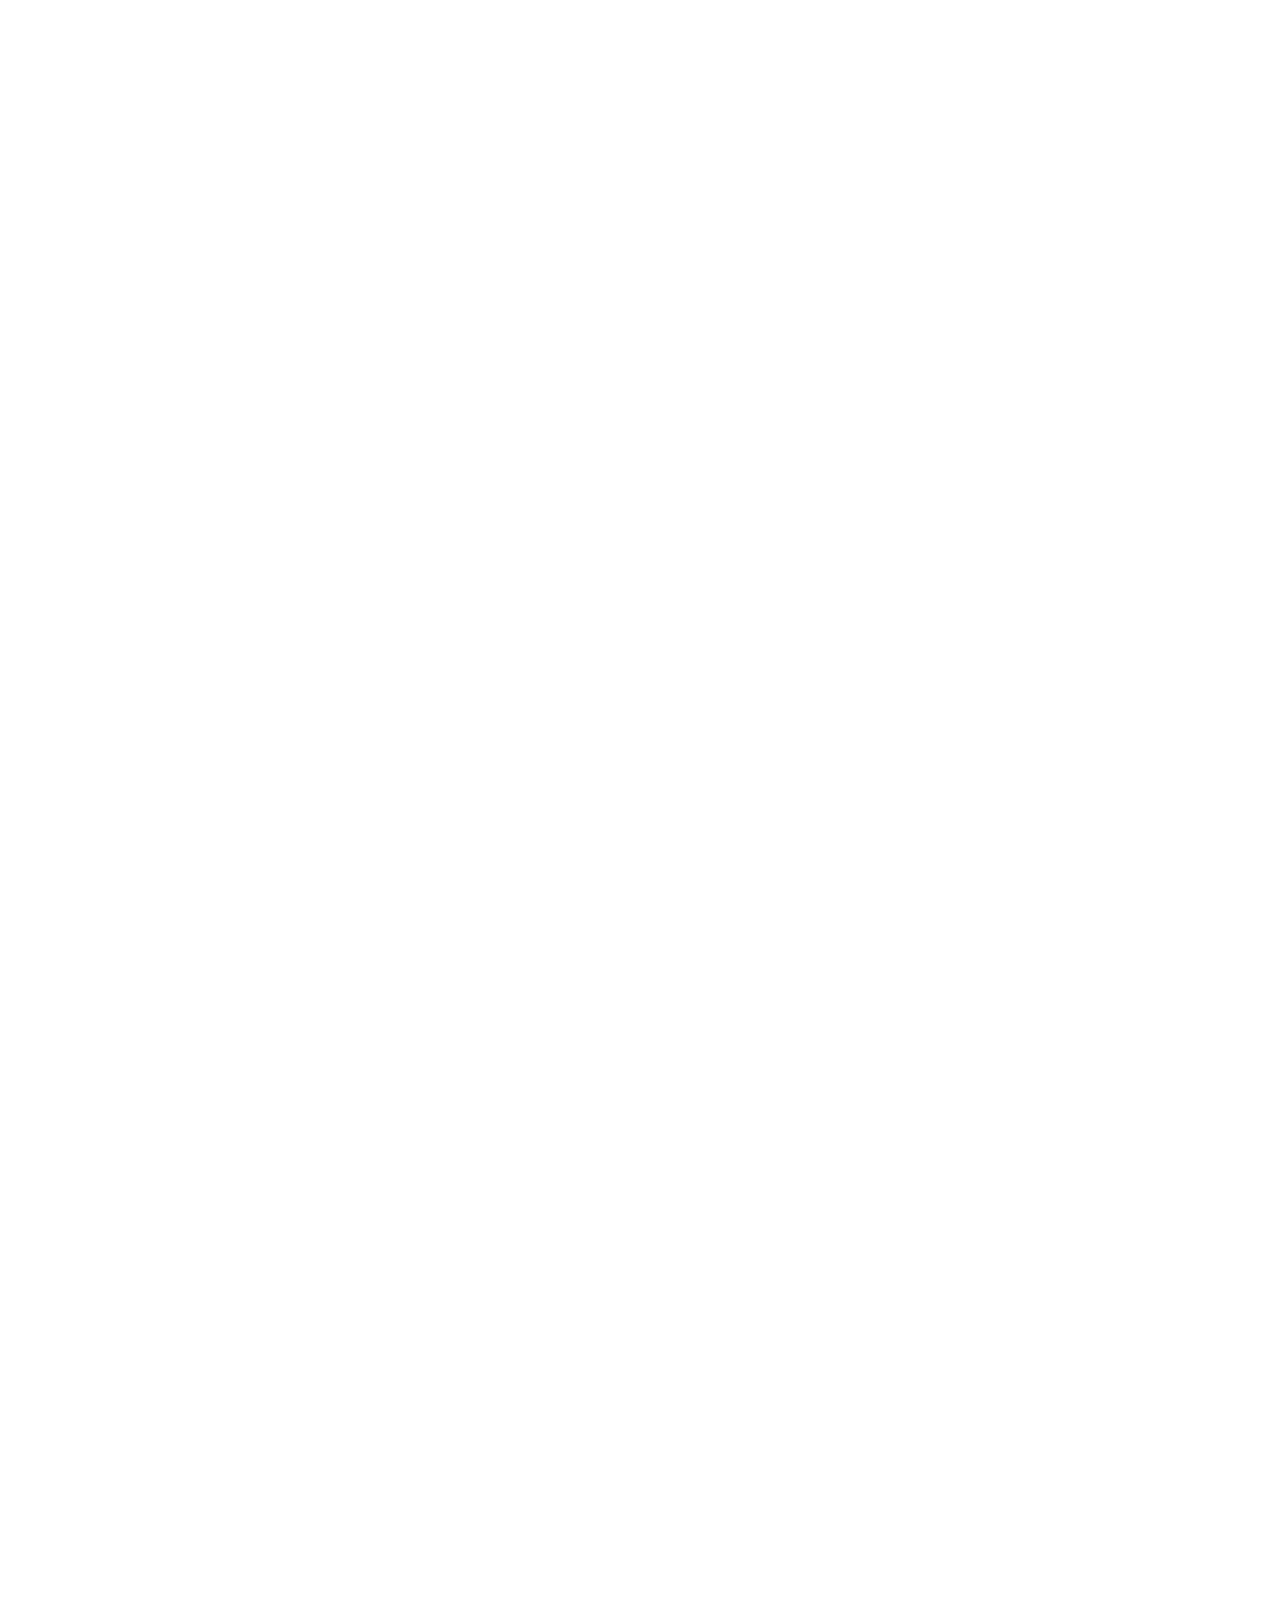
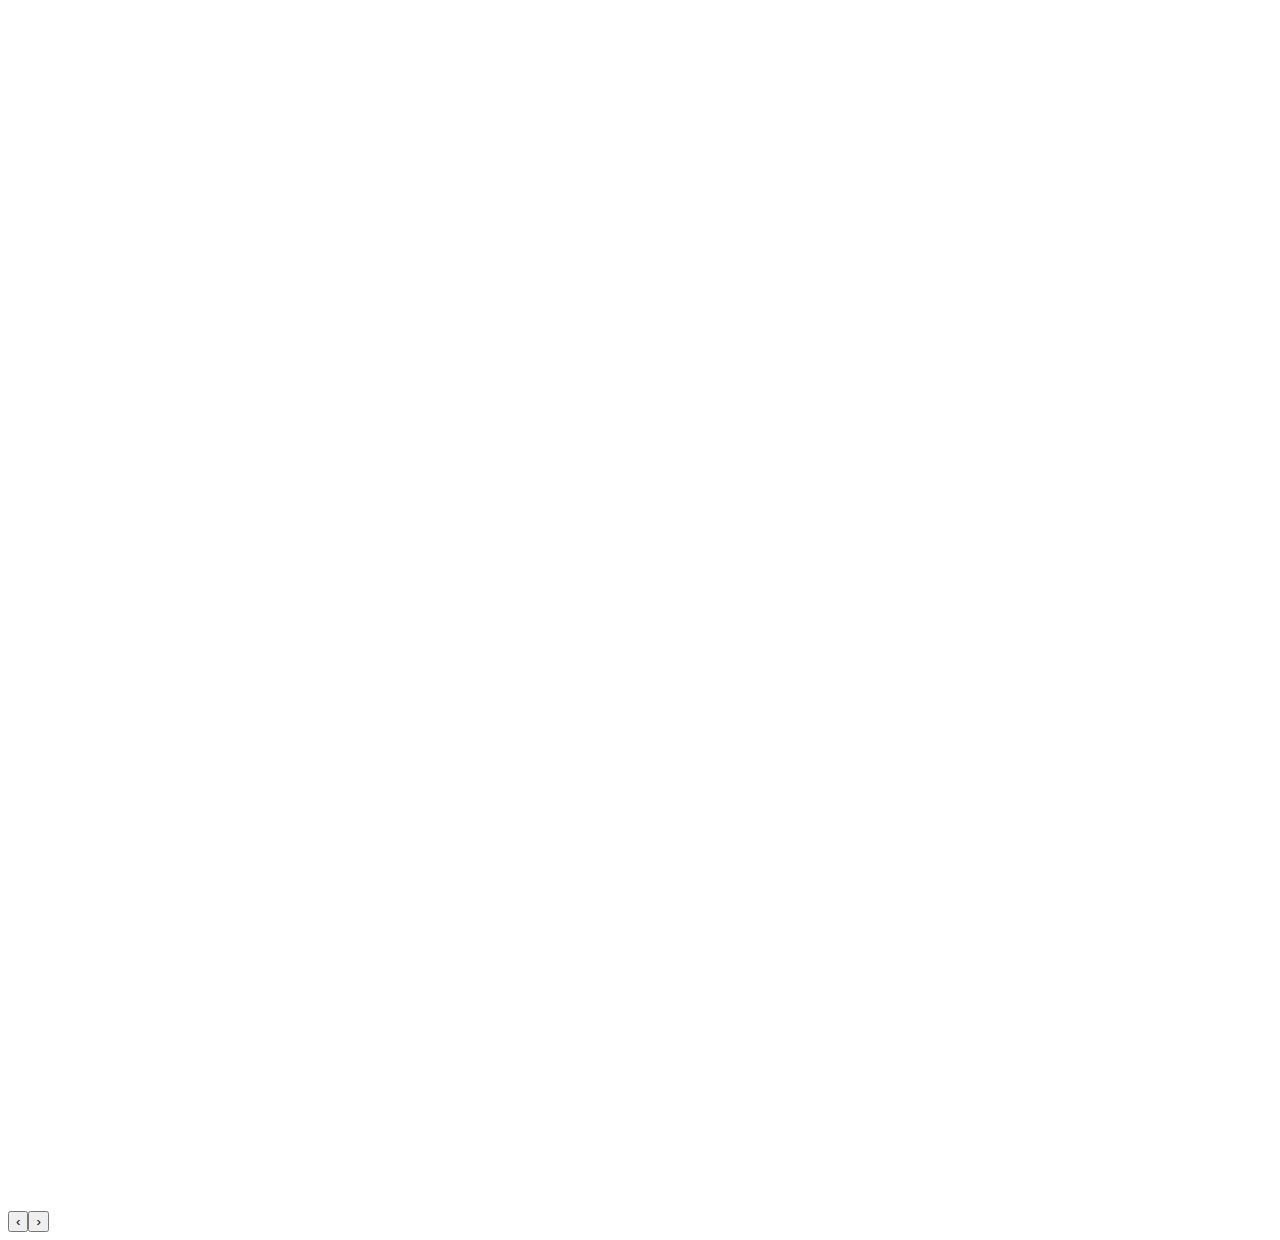
<file: flower-product-carousel.html>
<html>

<head>
    <title>Product Carousel</title>

    <script src="./scripts/jquery.min.js"></script>
    <script src="./scripts/owl.carousel.min.js"></script>
    <script src="./scripts/custom.js?v=20200430112000"></script>
</head>

<body>
    <div class="container-fluid">
        <div class="section">
            <div class="section-title">
                <div class="card">
                    <h2 class="card-title">Flower</h2>
                    <a href="#" class="card-link">View all 9 items</a>
                    <a href="#" class="card-btn">Shop Flower</a>
                </div>
            </div>
            <div class="section-content">
                <div class="owl-carousel productCarouselSlider">
                    <div class="card">
                        <div class="card-image">
                            <img src="assets/images/flower-banana.png" alt="Strawberry Banana Image" />
                            <span class="card-image-stripe bg-yellow"></span>
                            <span class="card-image-overlay">
                                <button class="btn btn-success">Quick View</button>
                            </span>
                        </div>
                        <div class="card-tags">
                            <span class="card-tag">THC 82.3%</span>
                            <span class="card-tag">CBD 0.1%</span>
                        </div>
                        <p class="card-title">Strawberry Banana</p>
                        <p class="card-price">$36-$55</p>
                    </div>
                    <div class="card">
                        <div class="card-image">
                            <img src="assets/images/milk chocolate bar.png" alt="Milk Chocolate Bar Image" />
                            <span class="card-image-stripe bg-pink"></span>
                            <span class="card-image-overlay">
                                <button class="btn btn-success">Quick View</button>
                            </span>
                        </div>
                        <p class="card-sub-title">Lowell Farms</p>
                        <p class="card-title">Milk Chocolate Bar</p>
                        <p class="card-price">$15</p>
                    </div>
                    <div class="card">
                        <div class="card-image">
                            <img src="assets/images/dosist-relief.png" alt="Relief pen Image" />
                            <span class="card-image-stripe bg-green"></span>
                            <span class="card-image-overlay">
                                <button class="btn btn-success">Quick View</button>
                            </span>
                        </div>
                        <div class="card-tags">
                            <span class="card-tag">CBD 0.1%</span>
                        </div>
                        <p class="card-sub-title">Dosist</p>
                        <p class="card-title">Relief Pen - 100 doses</p>
                        <p class="card-price">$54</p>
                    </div>
                    <div class="card">
                        <div class="card-image">
                            <img src="assets/images/hybrid-top-shelf-3.5-grams.png" alt="Hybrid Top Shelf Image" />
                            <span class="card-image-stripe bg-blue"></span>
                            <span class="card-image-overlay">
                                <button class="btn btn-success">Quick View</button>
                            </span>
                        </div>
                        <div class="card-tags">
                            <span class="card-tag">THC 82.3%</span>
                            <span class="card-tag">CBD 0.1%</span>
                        </div>
                        <p class="card-sub-title">Lowell Farms</p>
                        <p class="card-title">Hybrid Top Shelf 3.5 grams</p>
                        <p class="card-price">$49</p>
                    </div>
                </div>
            </div>
        </div>
    </div>
</body>

</html>
</file>
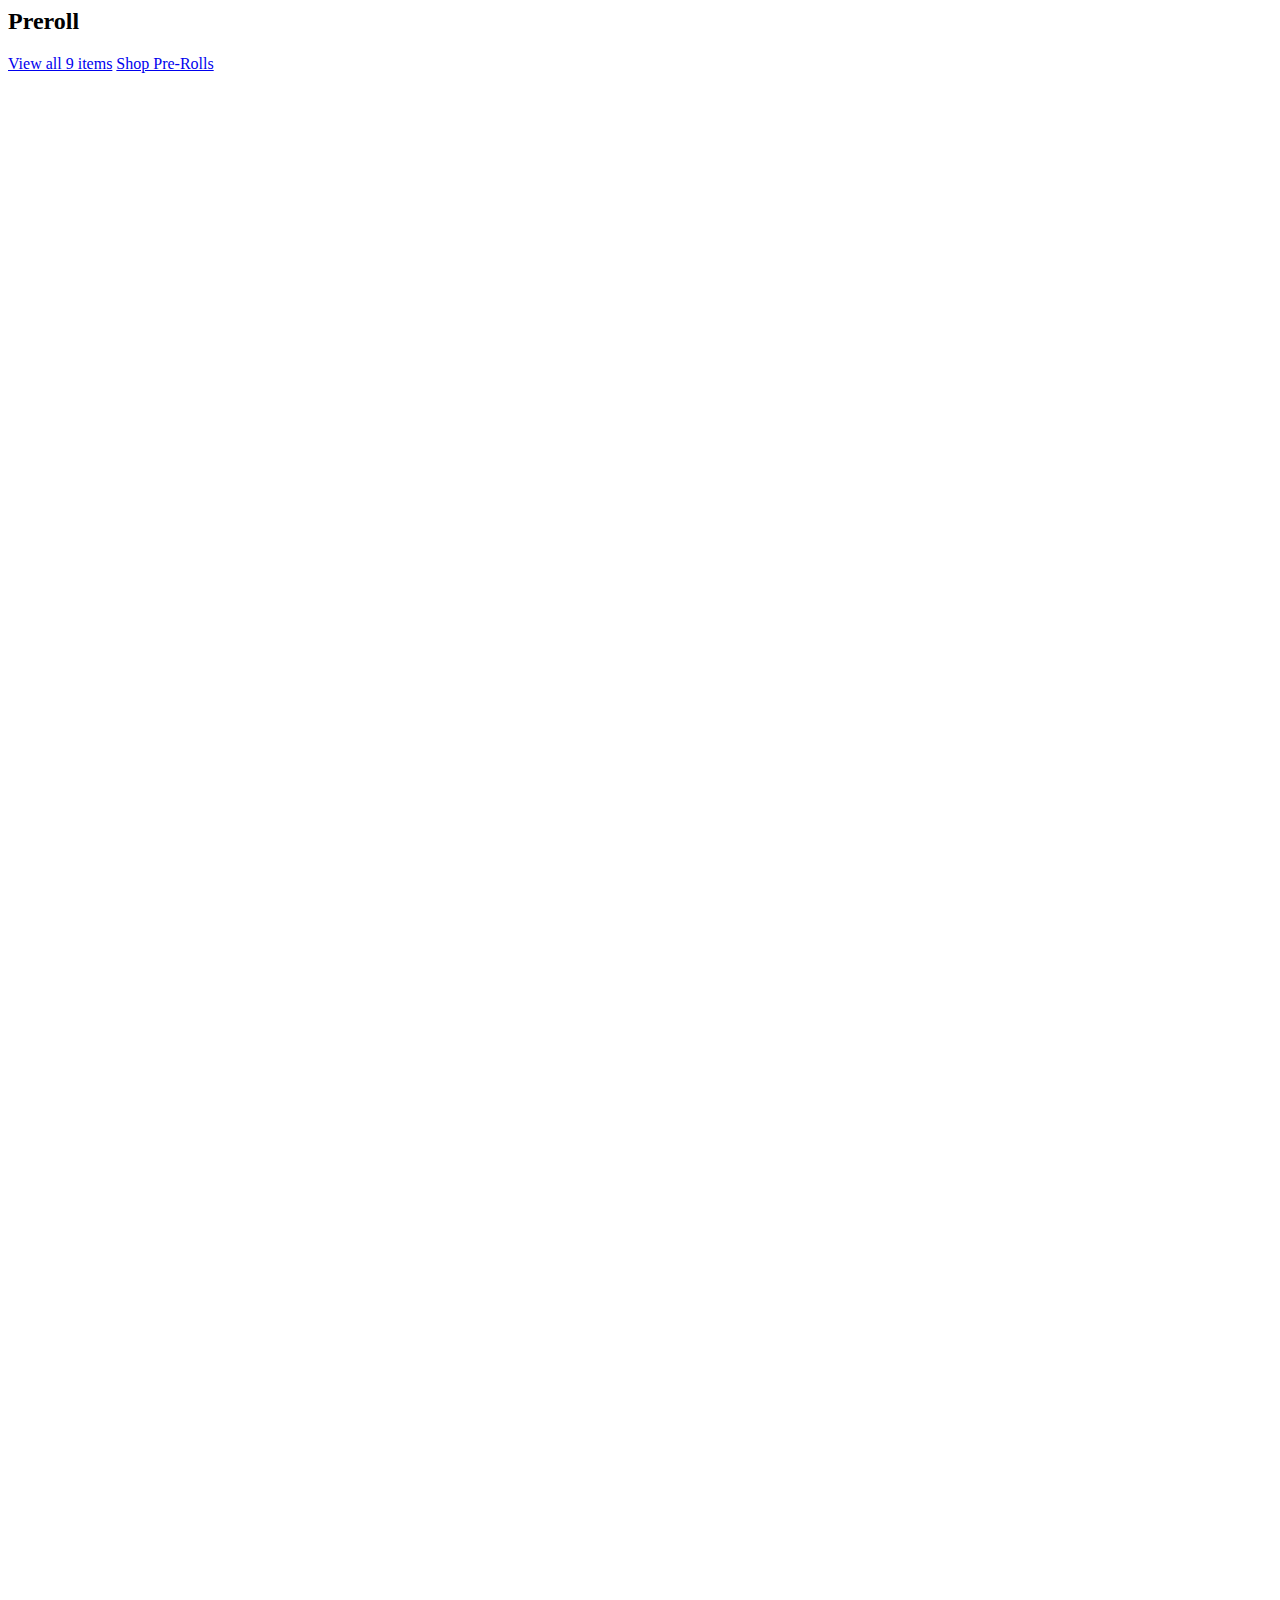
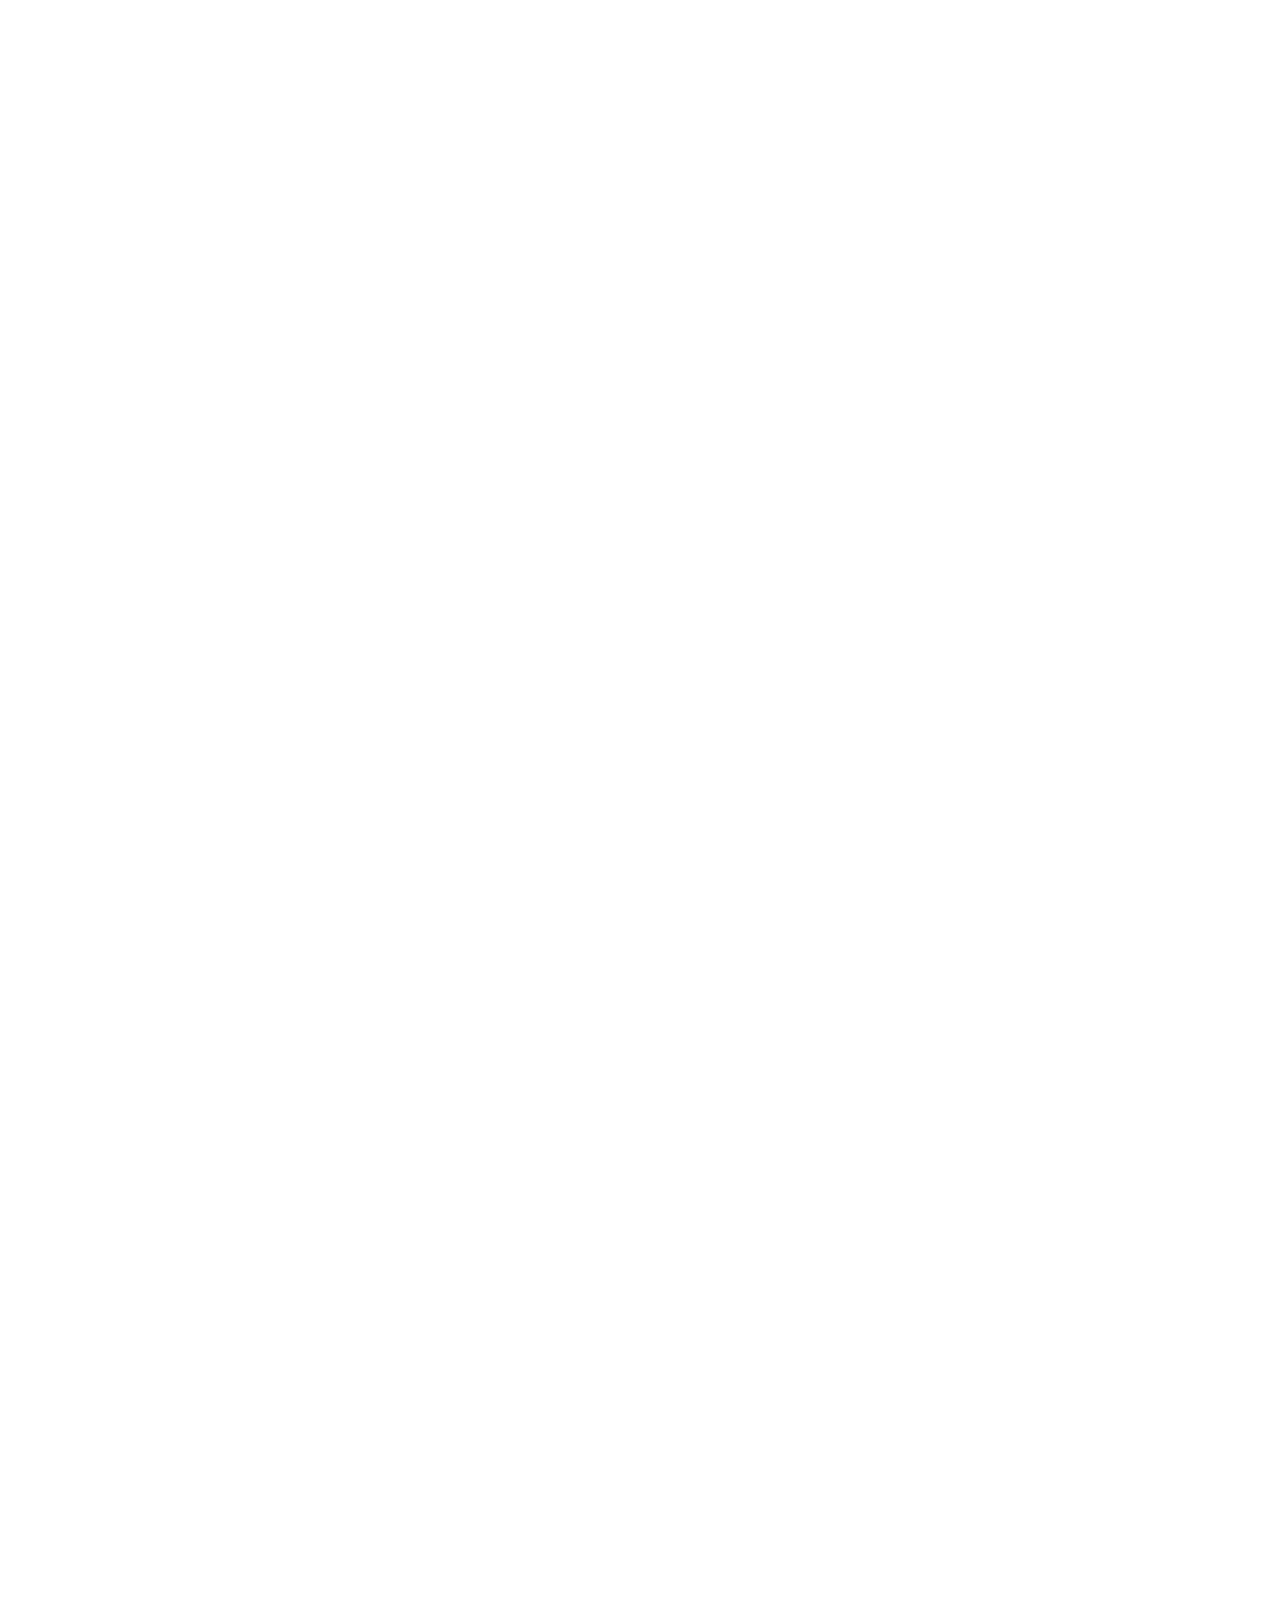
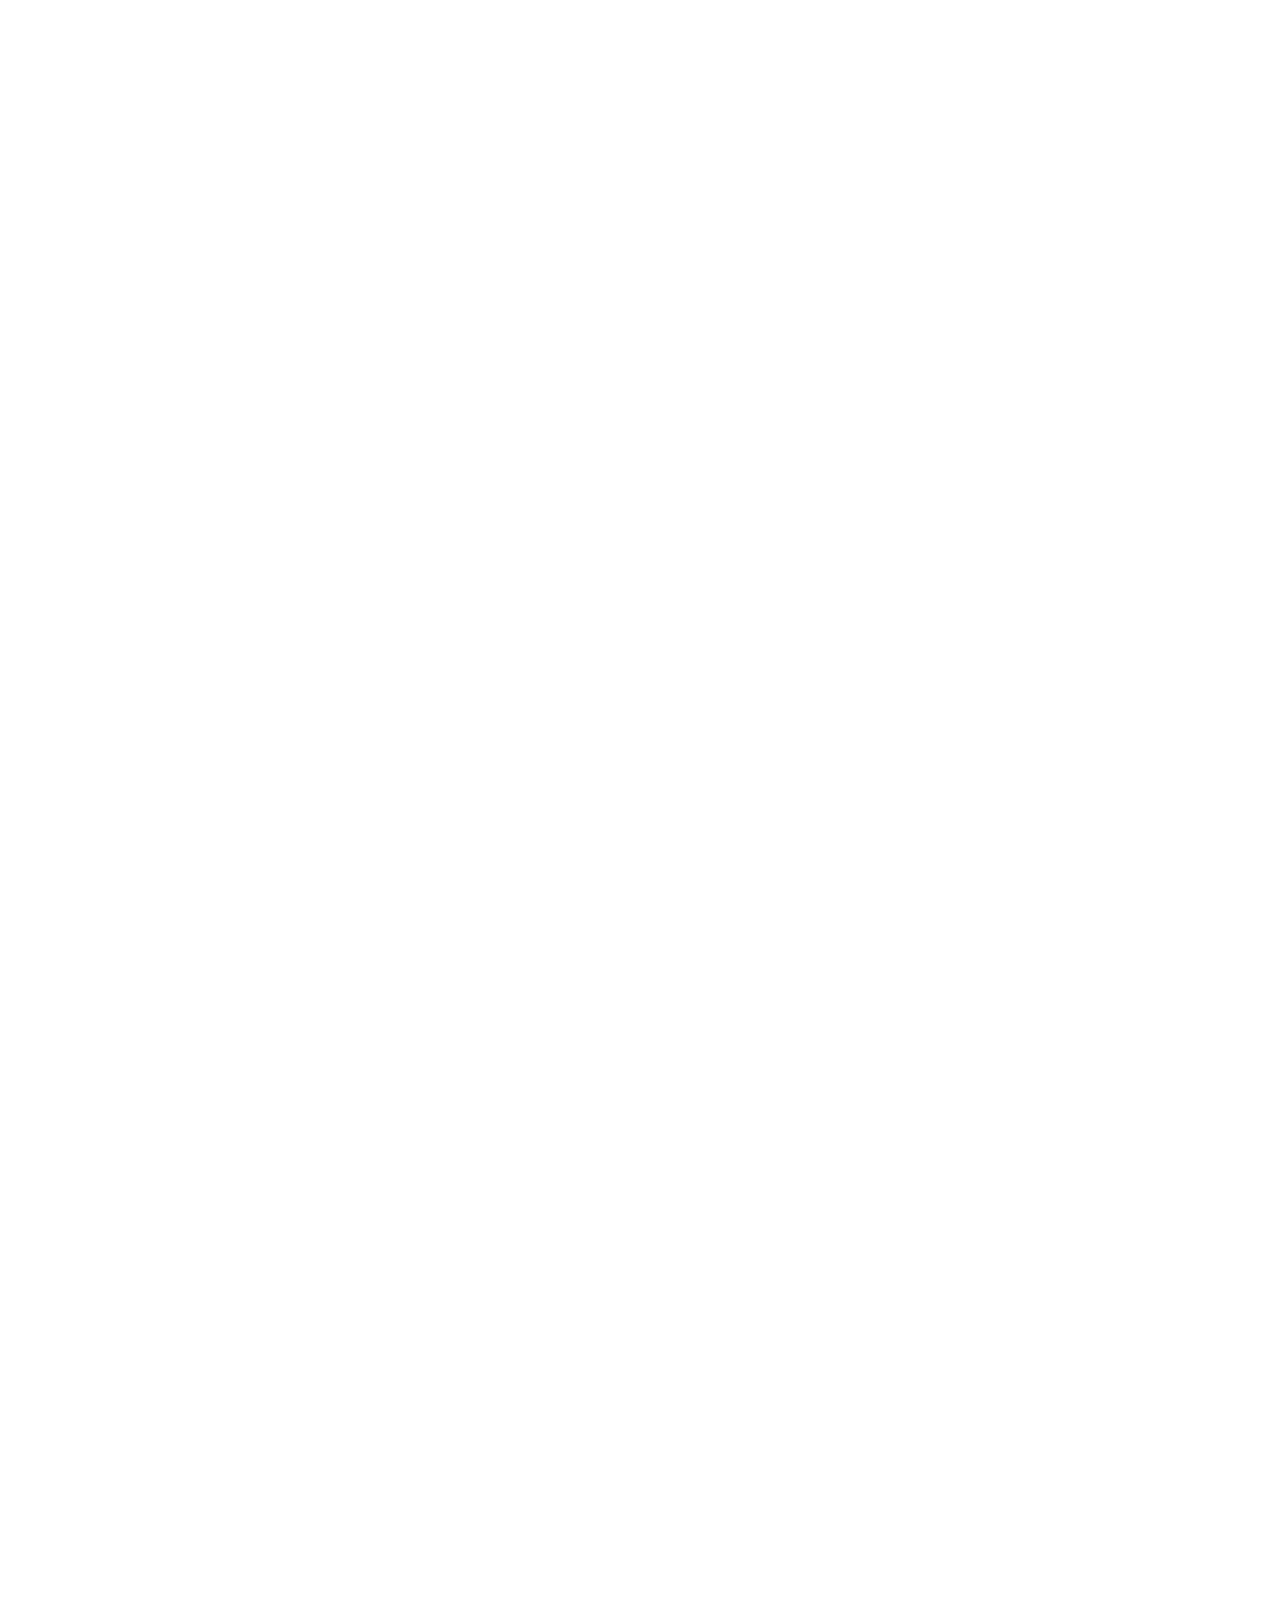
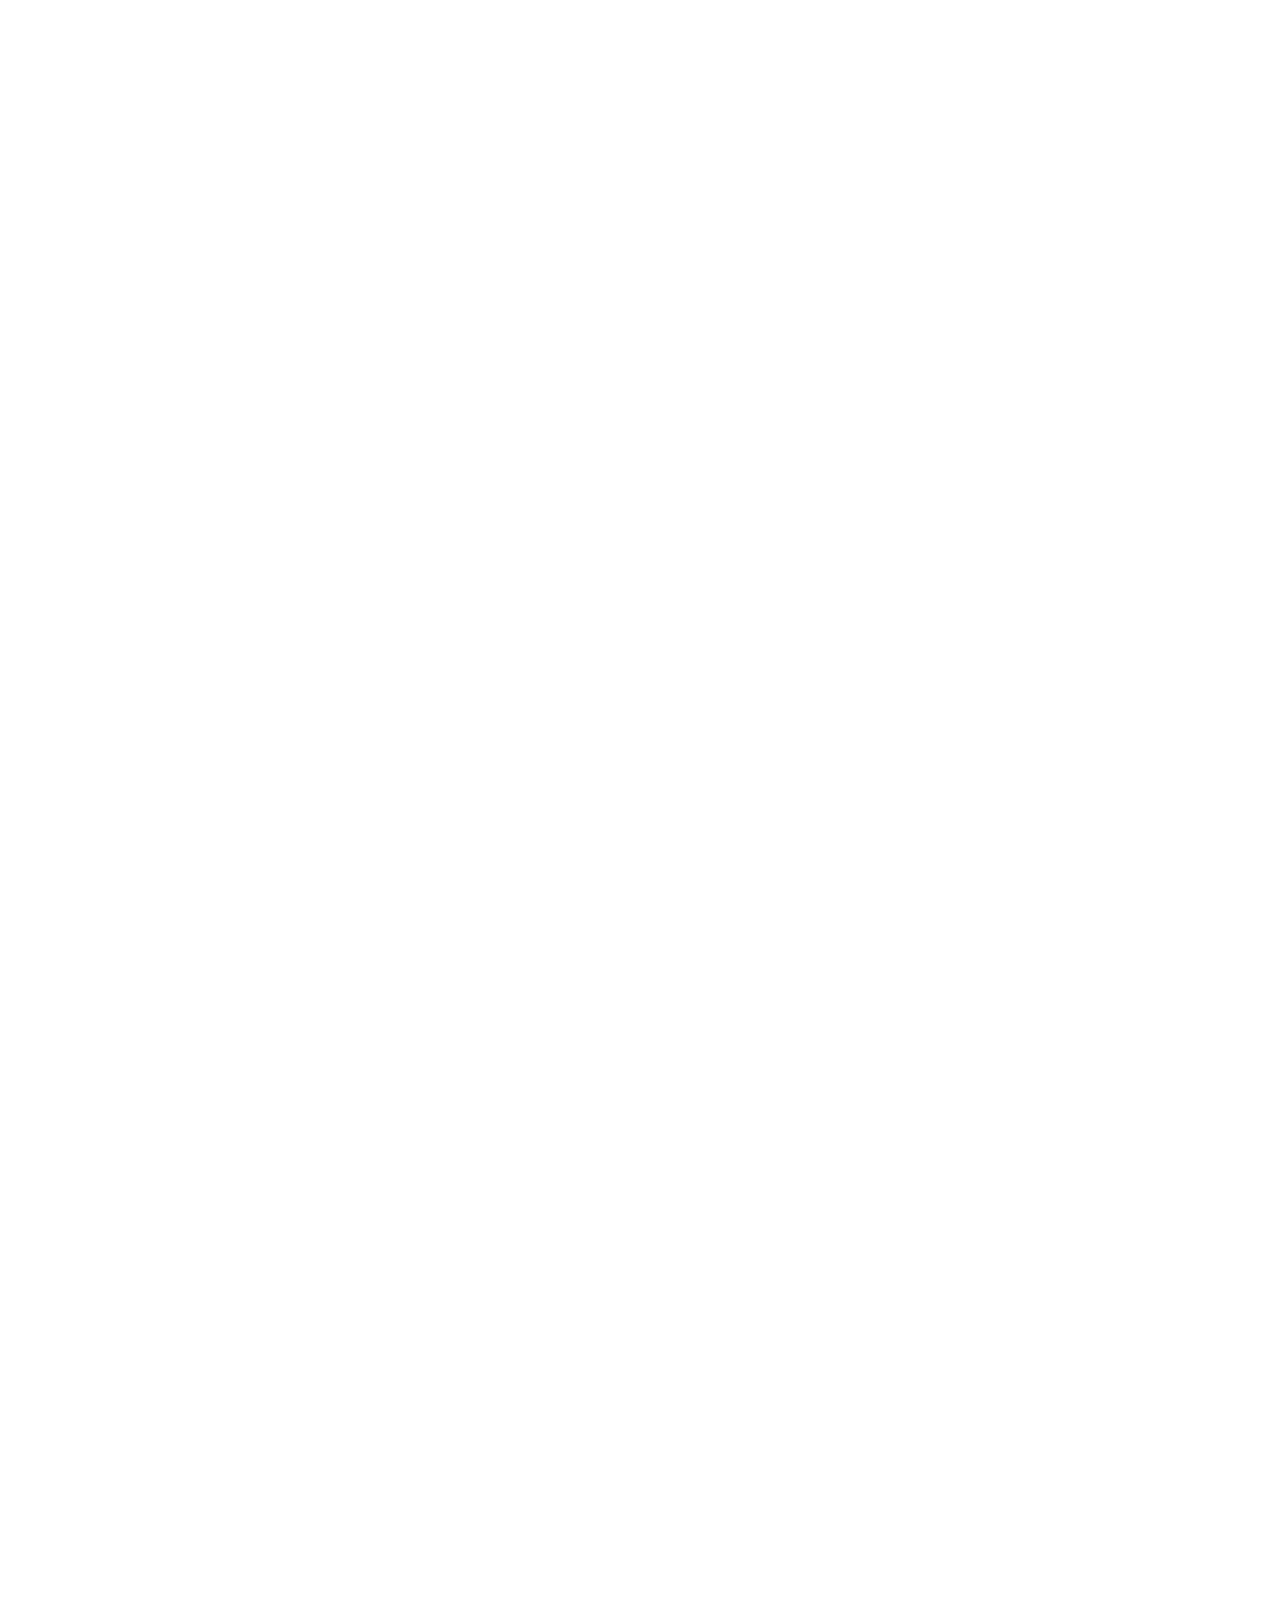
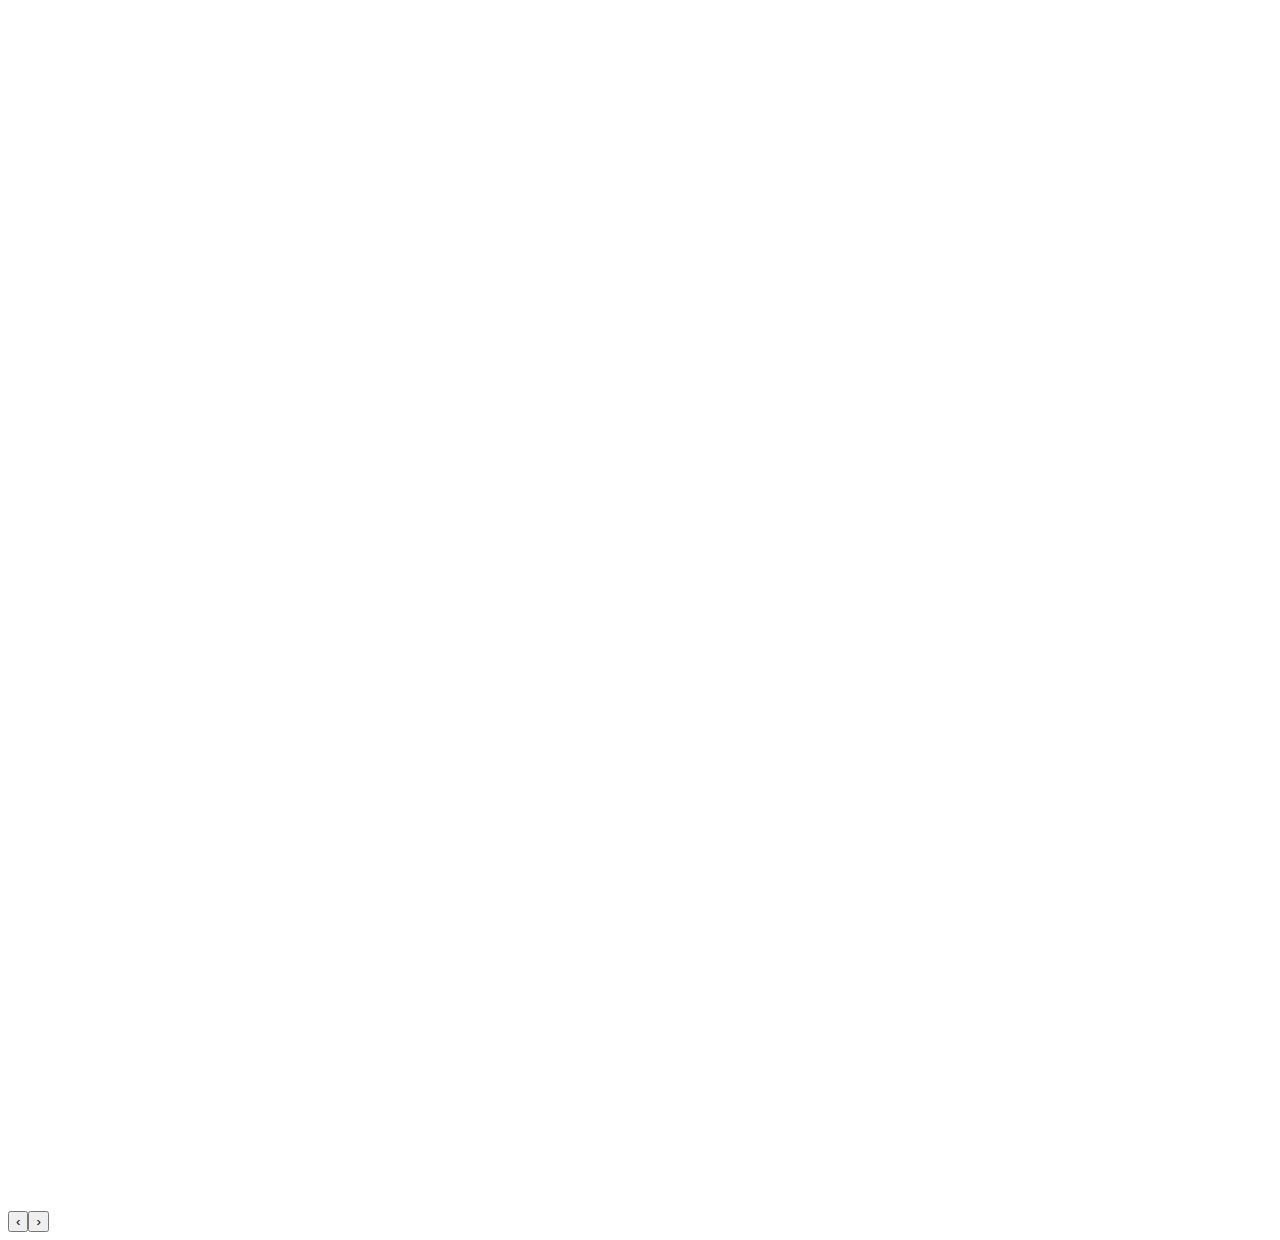
<file: preroll-product-carousel.html>
<html>

<head>
    <title>Product Carousel</title>

    <script src="./scripts/jquery.min.js"></script>
    <script src="./scripts/owl.carousel.min.js"></script>
    <script src="./scripts/custom.js?v=20200430112000"></script>
</head>

<body>
    <div class="container-fluid">
        <div class="section">
            <div class="section-title">
                <div class="card">
                    <h2 class="card-title">Preroll</h2>
                    <a href="#" class="card-link">View all 9 items</a>
                    <a href="#" class="card-btn">Shop Pre-Rolls</a>
                </div>
            </div>
            <div class="section-content">
                <div class="owl-carousel productCarouselSlider">
                    <div class="card">
                        <div class="card-image">
                            <img src="assets/images/flower-banana.png" alt="Strawberry Banana Image" />
                            <span class="card-image-stripe bg-yellow"></span>
                            <span class="card-image-overlay">
                                <button class="btn btn-success">Quick View</button>
                            </span>
                        </div>
                        <div class="card-tags">
                            <span class="card-tag">THC 82.3%</span>
                            <span class="card-tag">CBD 0.1%</span>
                        </div>
                        <p class="card-title">Strawberry Banana</p>
                        <p class="card-price">$36-$55</p>
                    </div>
                    <div class="card">
                        <div class="card-image">
                            <img src="assets/images/milk chocolate bar.png" alt="Milk Chocolate Bar Image" />
                            <span class="card-image-stripe bg-pink"></span>
                            <span class="card-image-overlay">
                                <button class="btn btn-success">Quick View</button>
                            </span>
                        </div>
                        <p class="card-sub-title">Lowell Farms</p>
                        <p class="card-title">Milk Chocolate Bar</p>
                        <p class="card-price">$15</p>
                    </div>
                    <div class="card">
                        <div class="card-image">
                            <img src="assets/images/dosist-relief.png" alt="Relief pen Image" />
                            <span class="card-image-stripe bg-green"></span>
                            <span class="card-image-overlay">
                                <button class="btn btn-success">Quick View</button>
                            </span>
                        </div>
                        <div class="card-tags">
                            <span class="card-tag">CBD 0.1%</span>
                        </div>
                        <p class="card-sub-title">Dosist</p>
                        <p class="card-title">Relief Pen - 100 doses</p>
                        <p class="card-price">$54</p>
                    </div>
                    <div class="card">
                        <div class="card-image">
                            <img src="assets/images/hybrid-top-shelf-3.5-grams.png" alt="Hybrid Top Shelf Image" />
                            <span class="card-image-stripe bg-blue"></span>
                            <span class="card-image-overlay">
                                <button class="btn btn-success">Quick View</button>
                            </span>
                        </div>
                        <div class="card-tags">
                            <span class="card-tag">THC 82.3%</span>
                            <span class="card-tag">CBD 0.1%</span>
                        </div>
                        <p class="card-sub-title">Lowell Farms</p>
                        <p class="card-title">Hybrid Top Shelf 3.5 grams</p>
                        <p class="card-price">$49</p>
                    </div>
                </div>
            </div>
        </div>
    </div>
</body>

</html>
</file>
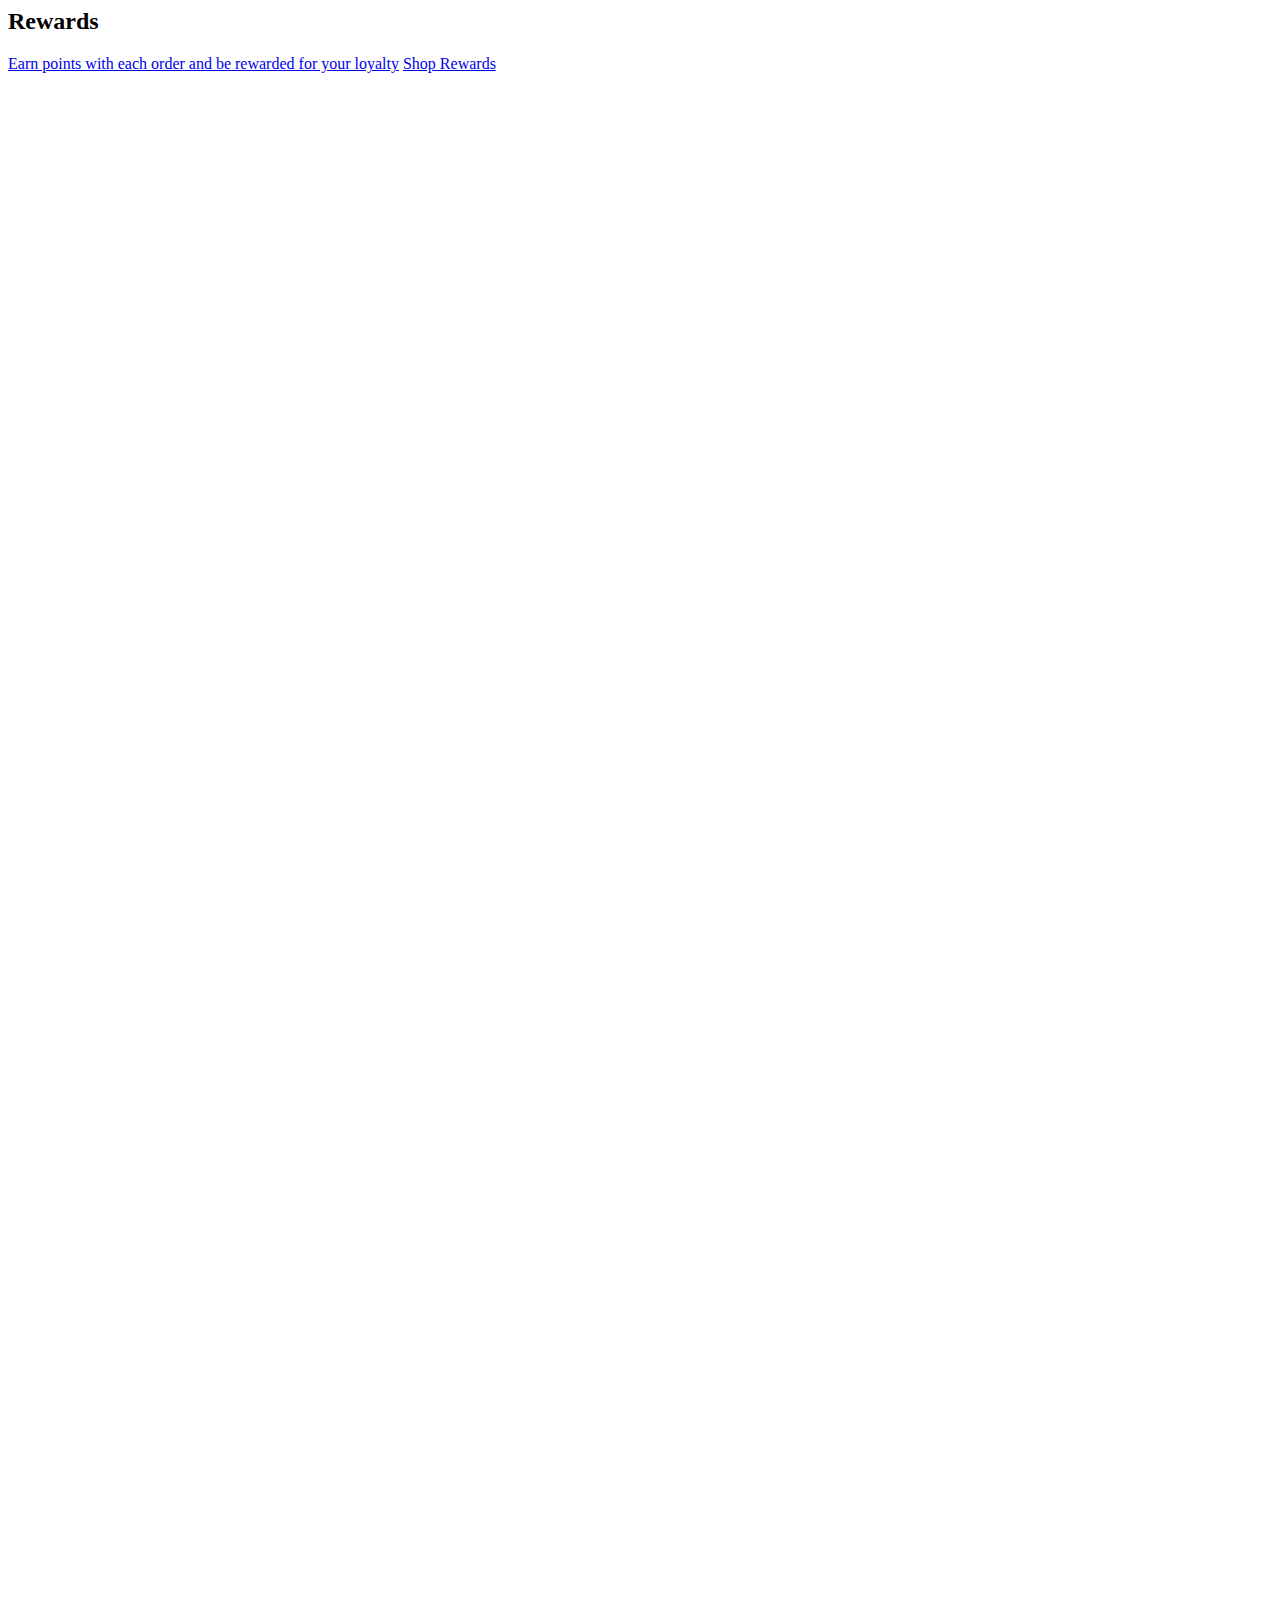
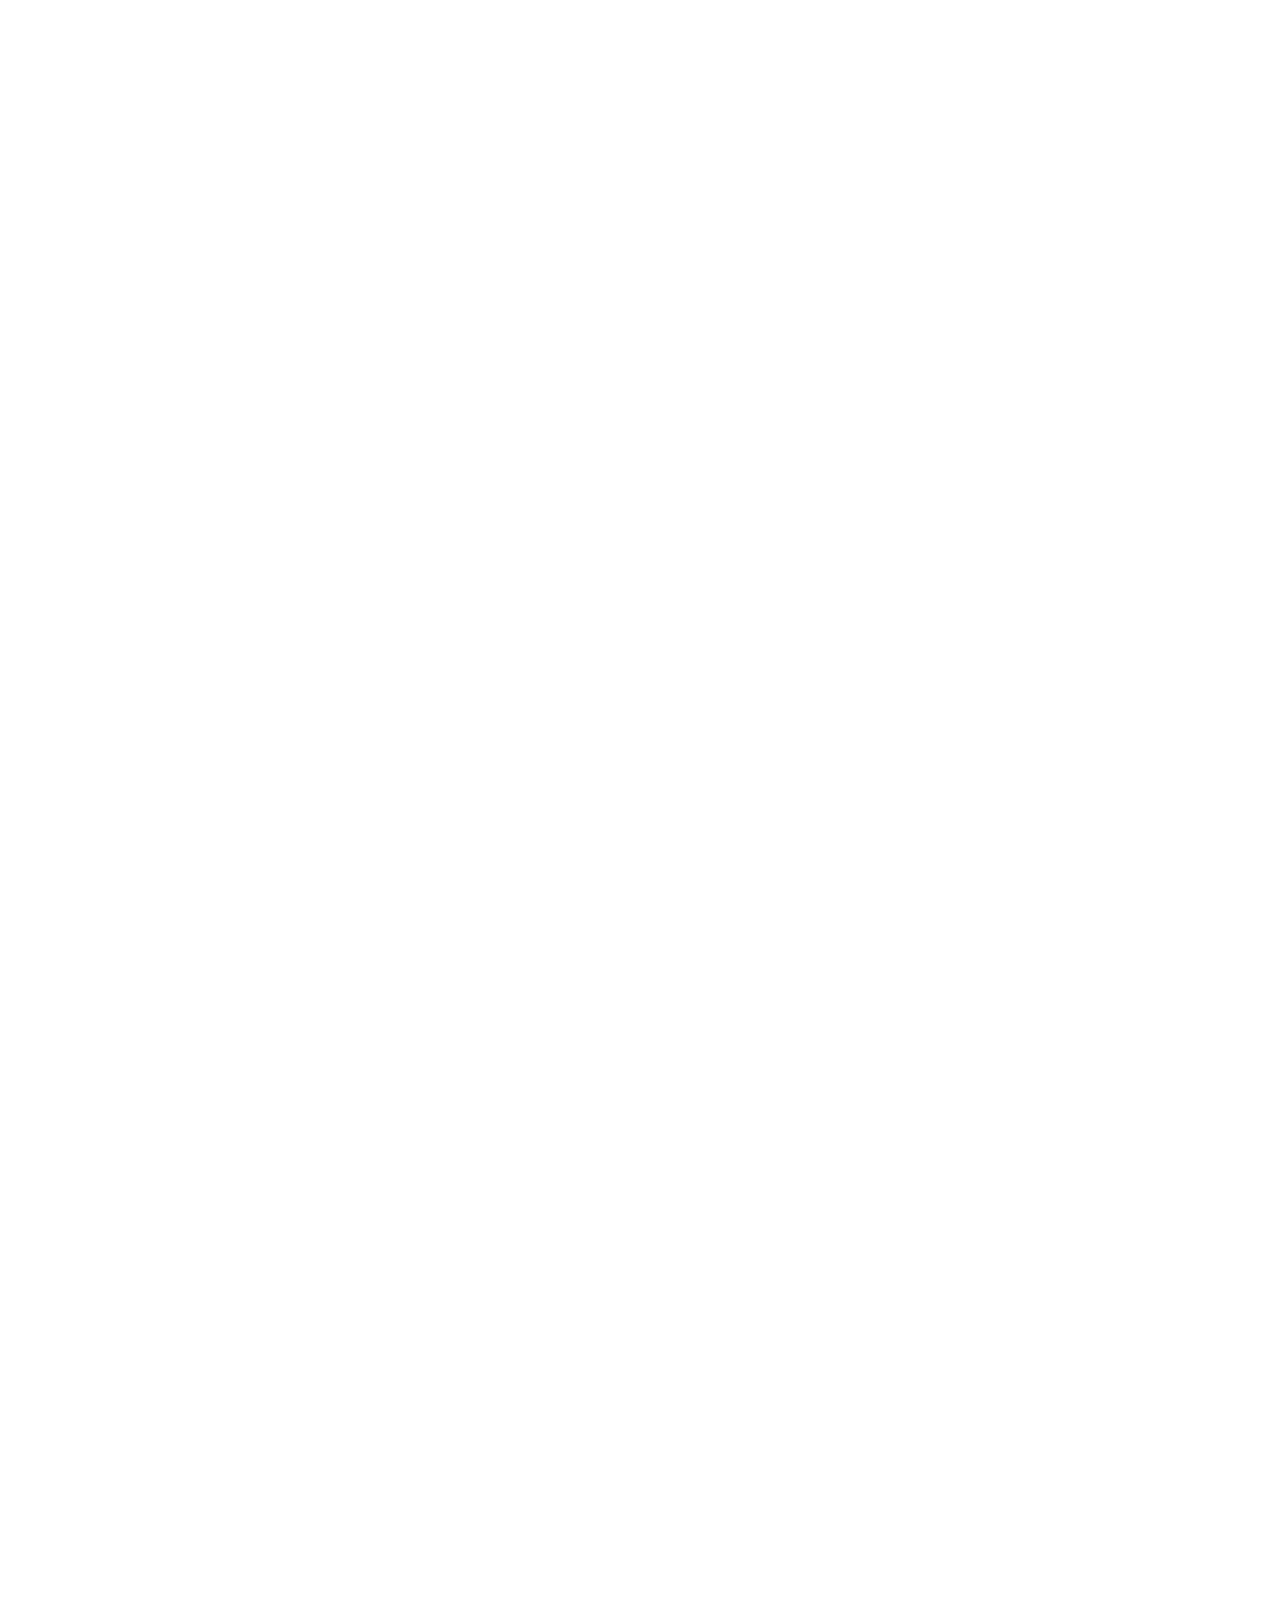
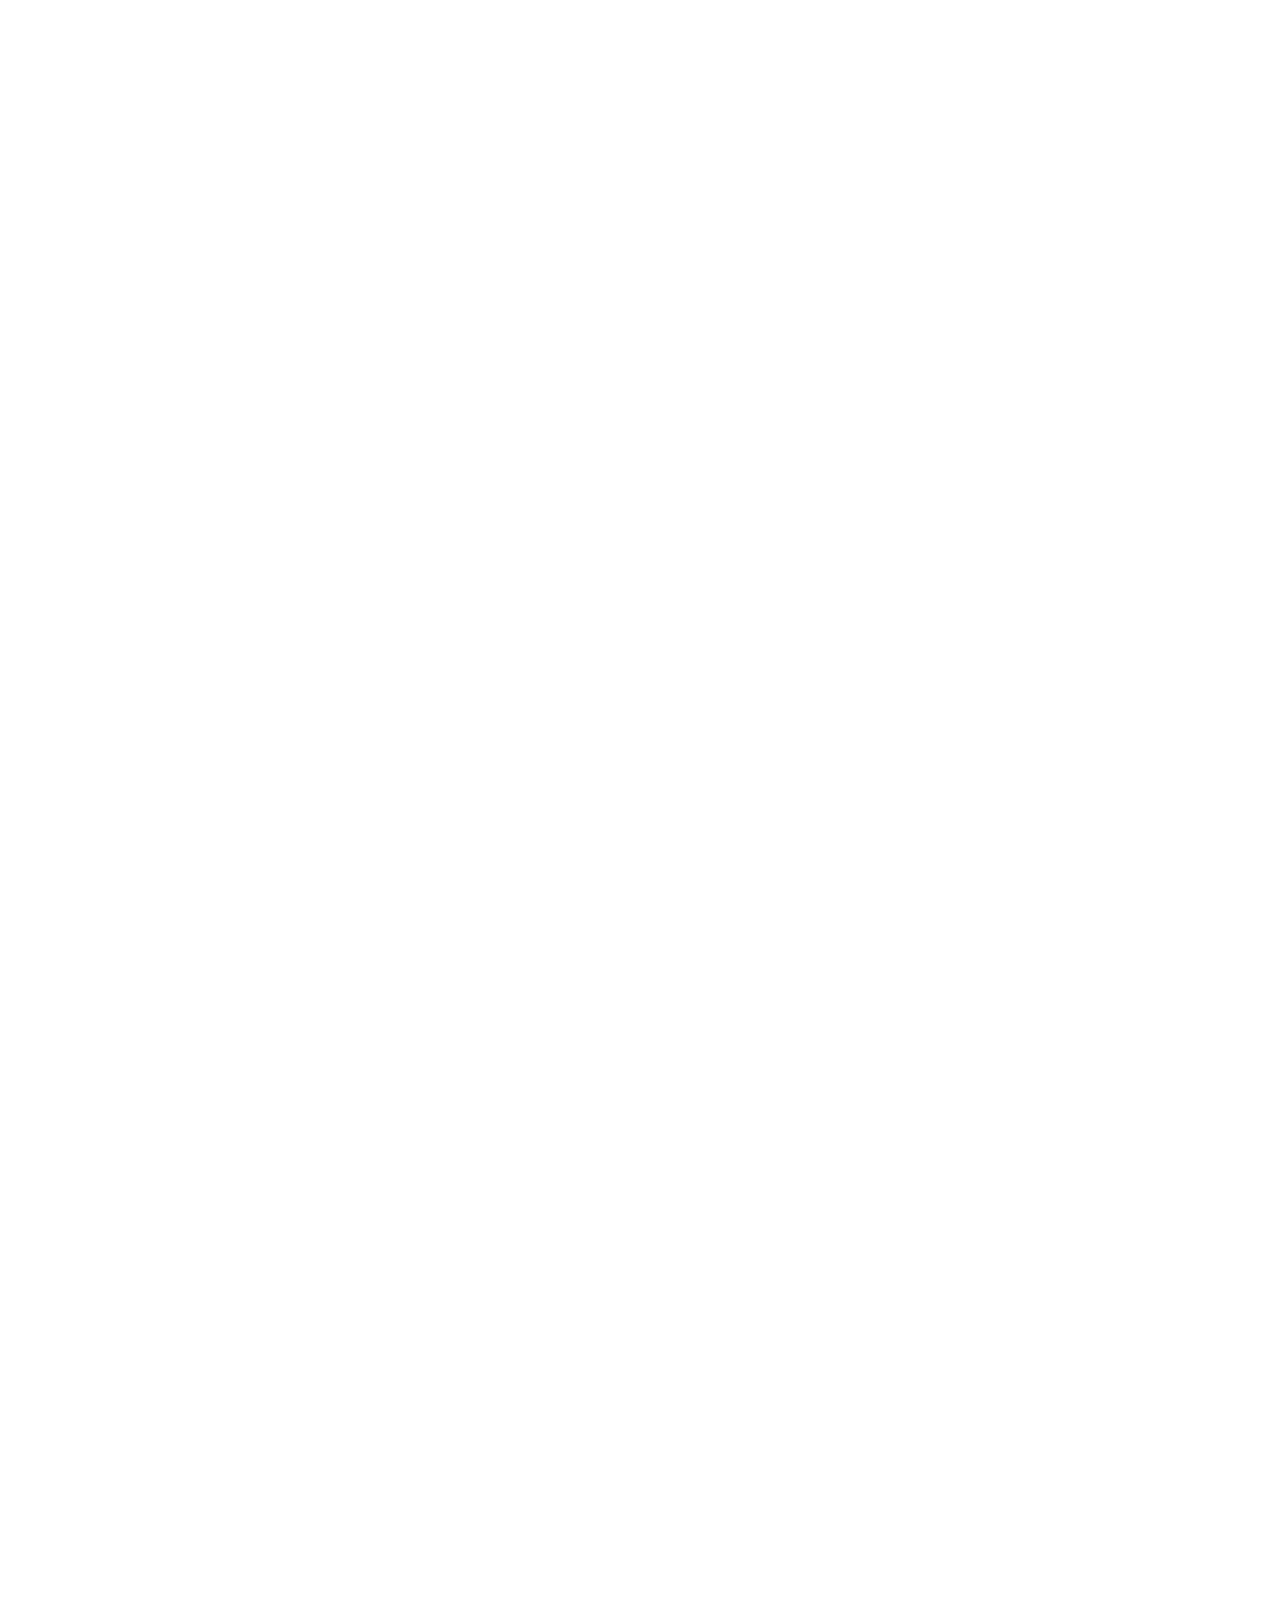
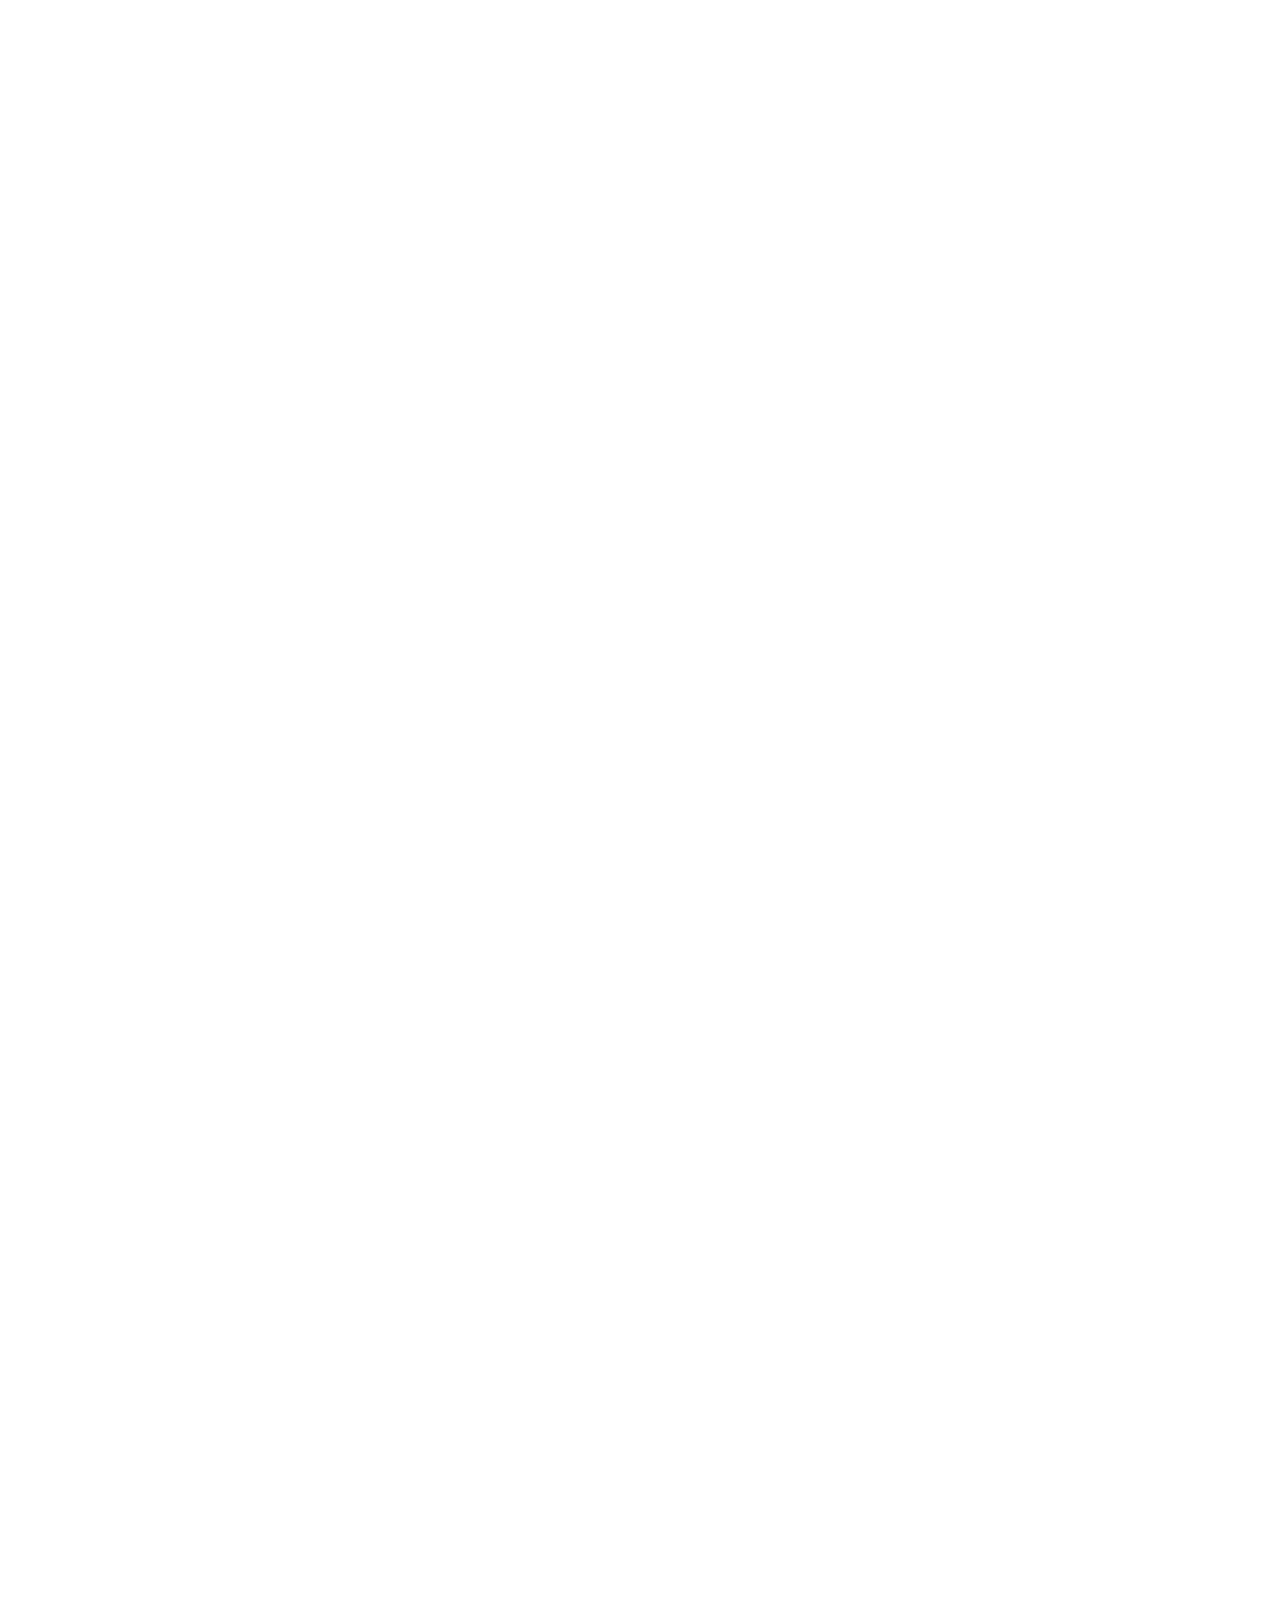
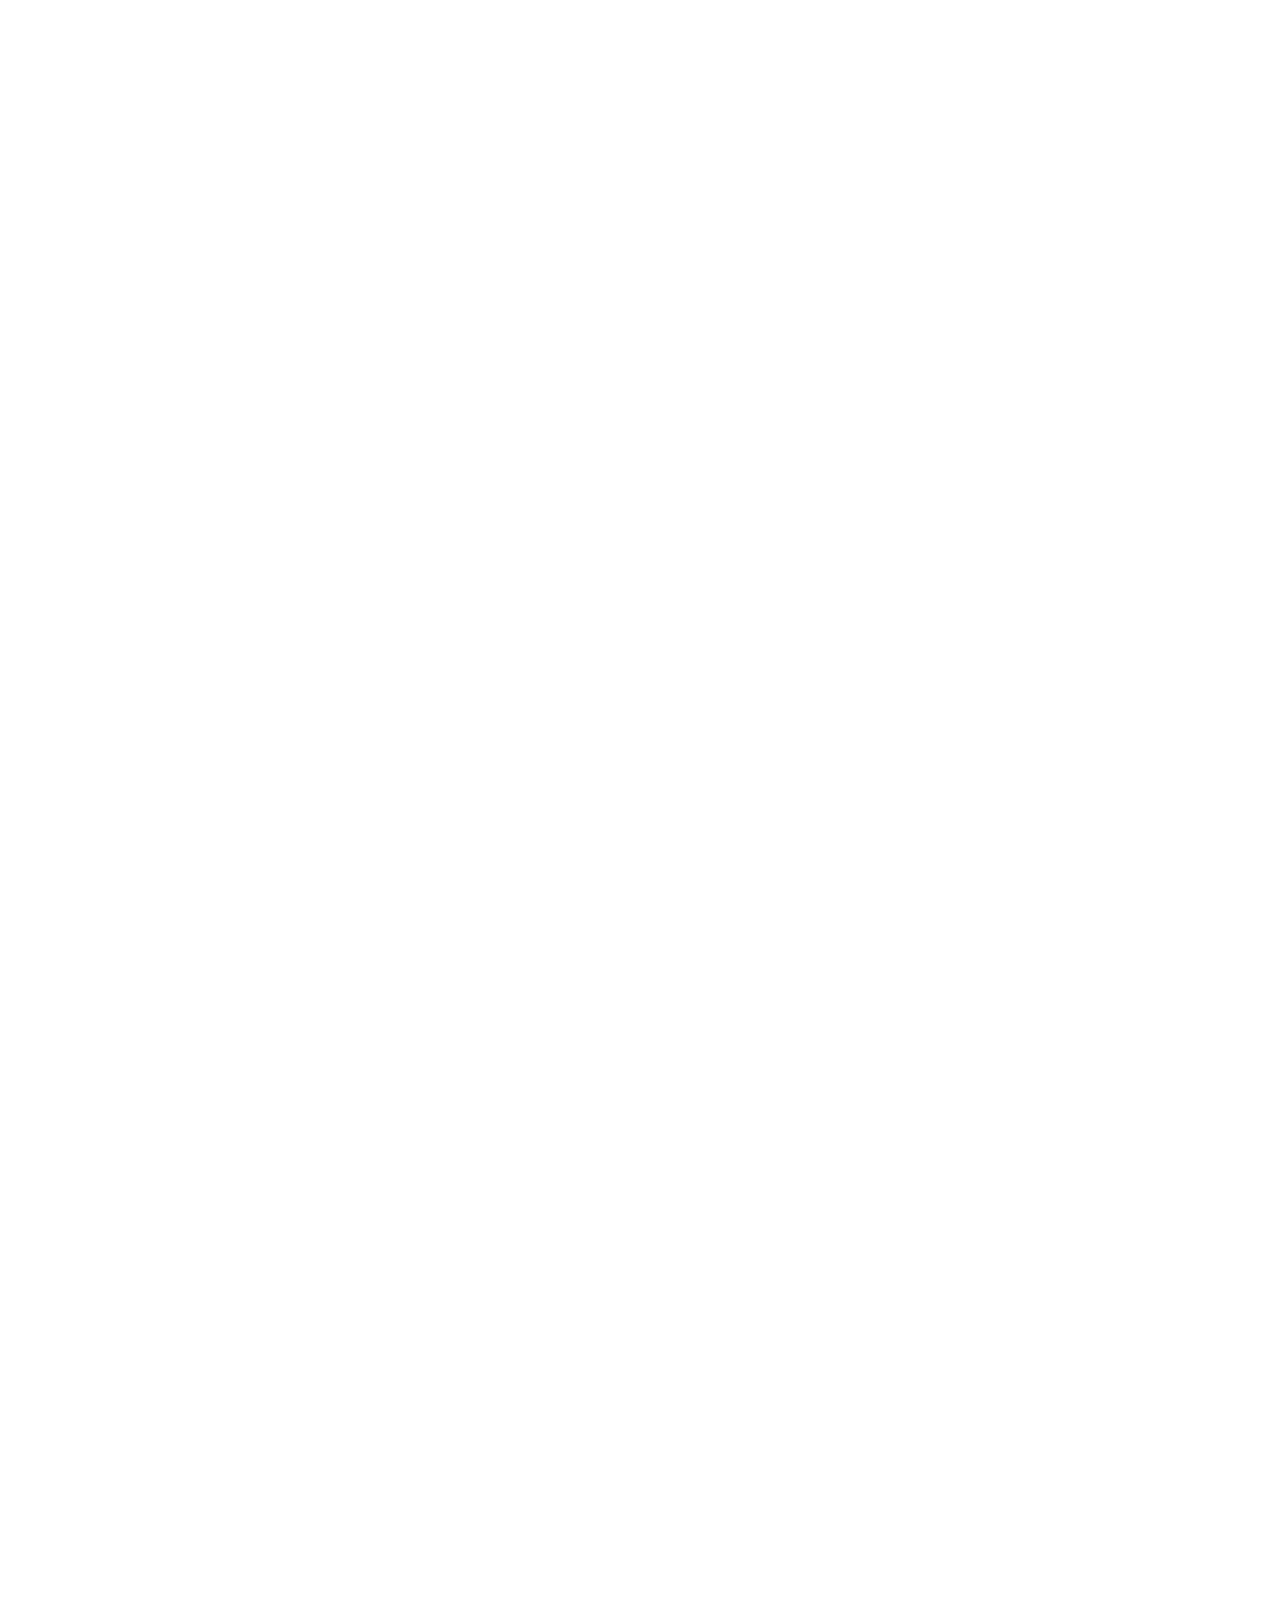
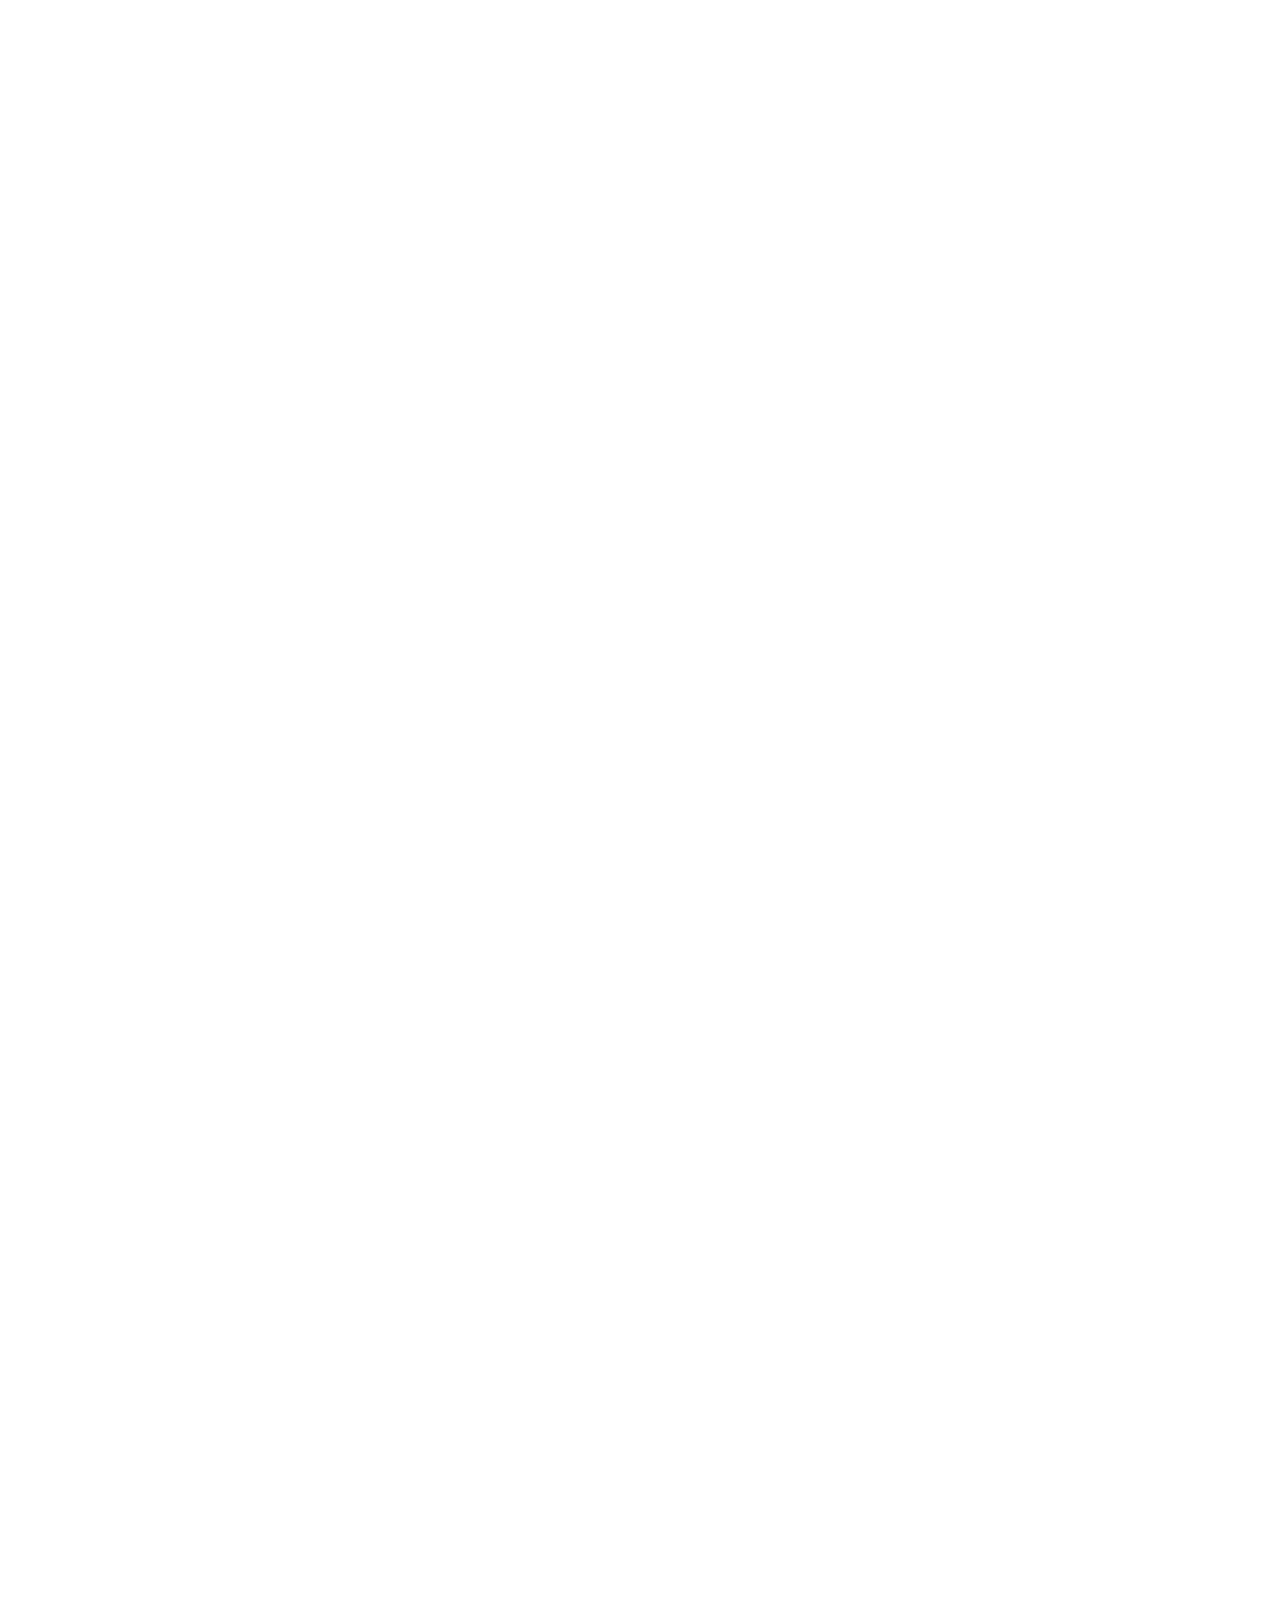
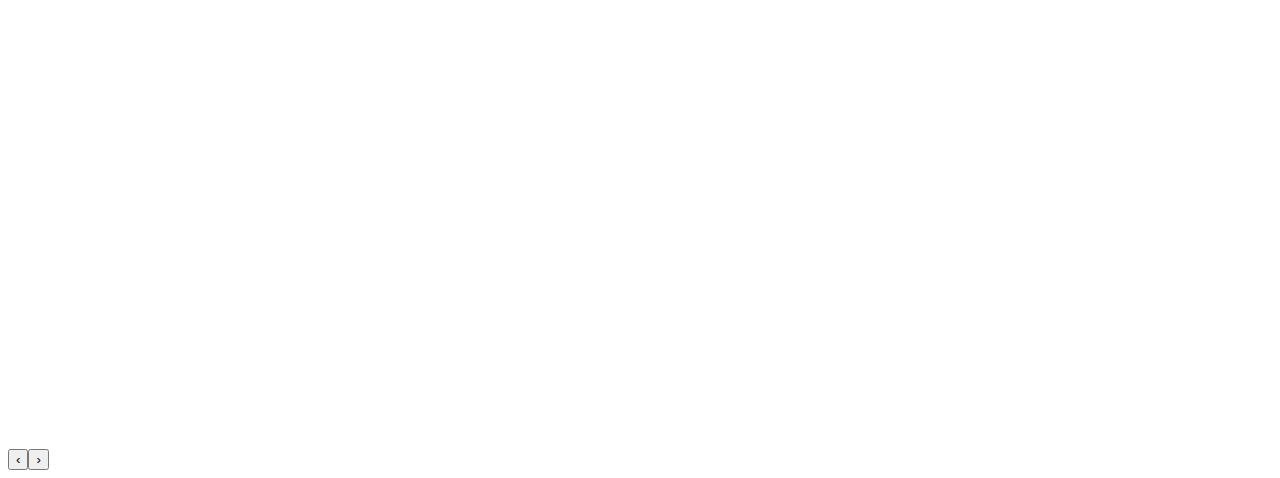
<file: reward-product-carousel.html>
<html>

<head>
    <title>Product Carousel</title>

    <script src="./scripts/jquery.min.js"></script>
    <script src="./scripts/owl.carousel.min.js"></script>
    <script src="./scripts/custom.js?v=20200430112000"></script>
</head>

<body>
    <div class="container-fluid">
        <div class="section">
            <div class="section-title">
                <div class="card">
                    <h2 class="card-title">Rewards </h2>
                    <a href="#" class="card-link">Earn points with each order and be rewarded for your loyalty</a>
                    <a href="#" class="card-btn">Shop Rewards</a>
                </div>
            </div>
            <div class="section-content">
                <div class="owl-carousel" id="rewardProductCarouselSlider">
                    <div class="card">
                        <div class="card-image">
                            <img src="assets/images/flower-banana.png" alt="Strawberry Banana Image" />
                            <span class="card-image-overlay">
                                <button class="btn btn-success">Quick View</button>
                            </span>
                        </div>
                        <p class="card-sub-title">Lowell Farms</p>
                        <p class="card-title">Strawberry Banana</p>
                        <p class="card-price">$36-$55</p>
                    </div>
                    <div class="card">
                        <div class="card-image">
                            <img src="assets/images/milk chocolate bar.png" alt="Milk Chocolate Bar Image" />
                            <span class="card-image-overlay">
                                <button class="btn btn-success">Quick View</button>
                            </span>
                        </div>
                        <p class="card-sub-title">Lowell Farms</p>
                        <p class="card-title">Milk Chocolate Bar</p>
                        <p class="card-price">$15</p>
                    </div>
                    <div class="card">
                        <div class="card-image">
                            <img src="assets/images/dosist-relief.png" alt="Relief pen Image" />
                            <span class="card-image-overlay">
                                <button class="btn btn-success">Quick View</button>
                            </span>
                        </div>
                        <p class="card-sub-title">Dosist</p>
                        <p class="card-title">Relief Pen - 100 doses</p>
                        <p class="card-price">$54</p>
                    </div>
                    <div class="card">
                        <div class="card-image">
                            <img src="assets/images/hybrid-top-shelf-3.5-grams.png" alt="Hybrid Top Shelf Image" />
                            <span class="card-image-overlay">
                                <button class="btn btn-success">Quick View</button>
                            </span>
                        </div>
                        <p class="card-sub-title">Lowell Farms</p>
                        <p class="card-title">Hybrid Top Shelf 3.5 grams</p>
                        <p class="card-price">$49</p>
                    </div>
                    <div class="card">
                        <div class="card-image">
                            <img src="assets/images/hybrid-top-shelf-3.5-grams.png" alt="Hybrid Top Shelf Image" />
                            <span class="card-image-overlay">
                                <button class="btn btn-success">Quick View</button>
                            </span>
                        </div>
                        <p class="card-sub-title">Lowell Farms</p>
                        <p class="card-title">Hybrid Top Shelf 3.5 grams</p>
                        <p class="card-price">$49</p>
                    </div>
                </div>
            </div>
        </div>
    </div>
</body>

</html>
</file>
<file: styles/globals.css>
@import url("https://fonts.googleapis.com/css2?family=Poppins:ital,wght@0,100;0,200;0,300;0,400;0,500;0,600;0,700;0,800;0,900;1,100;1,200;1,300;1,400;1,500;1,600;1,700;1,800;1,900&display=swap");
*, ::after, ::before {
  -webkit-box-sizing: border-box;
          box-sizing: border-box;
}

html {
  font-family: "Poppins", Helvetica, Arial, serif, -apple-system;
  line-height: 1.15;
  -webkit-text-size-adjust: 100%;
  -webkit-tap-highlight-color: transparent;
}

body {
  margin: 0px;
  font-family: "Poppins", Helvetica, Arial, serif, -apple-system;
  -webkit-font-smoothing: antialiased;
  -moz-osx-font-smoothing: grayscale;
  background: #fff !important;
  color: rgba(0, 0, 0, 0.9);
}

code {
  font-family: "Poppins", Helvetica, Arial, serif, -apple-system;
}

[tabindex="-1"]:focus {
  outline: 0 !important;
}

hr {
  -webkit-box-sizing: content-box;
          box-sizing: content-box;
  height: 0;
  overflow: visible;
  border-top: 1px solid #d9d9d9 !important;
}

hr {
  margin-top: 1rem;
  margin-bottom: 1rem;
  border: 0;
  border-top: 1px solid rgba(0, 0, 0, 0.1);
}

p {
  margin-top: 0;
  margin-bottom: 1rem;
}

a {
  cursor: pointer;
  text-decoration: none;
  background-color: transparent;
  color: #192943;
}

a:hover {
  color: #121e30;
}

img {
  vertical-align: middle;
  border-style: none;
}

table {
  border-collapse: collapse;
}

label {
  display: inline-block;
  margin-bottom: .5rem;
}

audio {
  outline: none;
  width: 450px;
}

p, label, input, button, textarea {
  font-family: "Poppins", Helvetica, Arial, serif, -apple-system;
}

textarea {
  font-size: 14px !important;
  line-height: 1.5 !important;
  resize: none !important;
}

.h1, .h2, .h3, .h4, .h5, .h6, h1, h2, h3, h4, h5, h6 {
  margin-top: 0;
  margin-bottom: .5rem;
  font-weight: 500;
  line-height: 1.2;
}

.h1, h1 {
  font-size: 2.5rem;
}

.h2, h2 {
  font-size: 2rem;
}

.h3, h3 {
  font-size: 1.75rem;
}

.h4, h4 {
  font-size: 1.5rem;
}

.h5, h5 {
  font-size: 1.25rem;
}

.h6, h6 {
  font-size: 1rem;
}

.container {
  width: 100%;
  padding-right: 15px;
  padding-left: 15px;
  margin-right: auto;
  margin-left: auto;
}

@media (min-width: 576px) {
  .container {
    max-width: 540px;
  }
}

@media (min-width: 768px) {
  .container {
    max-width: 720px;
  }
}

@media (min-width: 992px) {
  .container {
    max-width: 960px;
  }
}

@media (min-width: 1200px) {
  .container {
    max-width: 1140px;
  }
}

.container-fluid {
  width: 100%;
  padding: 0px 4rem;
  margin-right: auto;
  margin-left: auto;
}

input:-webkit-autofill,
input:-webkit-autofill:hover,
input:-webkit-autofill:focus,
input:-webkit-autofill:active {
  box-shadow: 0 0 0 20px #fff inset !important;
  -webkit-box-shadow: 0 0 0 20px #fff inset !important;
}

input:-webkit-autofill {
  -webkit-text-fill-color: #000 !important;
}

.no-pad {
  padding: 0px !important;
}

.no-mrg {
  margin: 0px !important;
}

.pad20 {
  padding: 20px !important;
}

.pt0 {
  padding-top: 0px !important;
}

.pb0 {
  padding-bottom: 0px !important;
}

.pl0 {
  padding-left: 0px !important;
}

.pr0 {
  padding-right: 0px !important;
}

.mt0 {
  margin-top: 0px !important;
}

.mb0 {
  margin-bottom: 0px !important;
}

.ml0 {
  margin-left: 0px !important;
}

.mr0 {
  margin-right: 0px !important;
}

.ml-auto {
  margin-left: auto !important;
}

.m-t-10 {
  margin-top: 10px;
}

.hidden {
  display: none !important;
}

.w100 {
  width: 100%;
}

.pull-left {
  float: left !important;
}

.pull-right {
  float: right !important;
}

.text-left {
  text-align: left !important;
}

.text-center {
  text-align: center !important;
}

.text-right {
  text-align: right !important;
}

.text-black {
  color: #000;
}

.text-white {
  color: #fff;
}

.text-primary {
  color: #192943;
}

.list-style-none {
  list-style-type: none;
}

.border-bottom {
  border-bottom: 1px solid #d9d9d9;
}

.btn {
  display: inline-block;
  height: 40px;
  position: relative;
  font-size: 14px;
  font-weight: 500;
  line-height: 20px;
  letter-spacing: 1px;
  padding: 8px 16px;
  border: 2px solid transparent;
  border-color: rgba(0, 0, 0, 0.85);
  border-radius: 4px;
  color: rgba(0, 0, 0, 0.85);
  background: #fff;
  text-align: center;
  white-space: nowrap;
  background-image: none;
  -webkit-box-shadow: 0 2px 0 rgba(0, 0, 0, 0.015);
  box-shadow: 0 2px 0 rgba(0, 0, 0, 0.015);
  cursor: pointer;
  -webkit-transition: all 0.3s cubic-bezier(0.645, 0.045, 0.355, 1);
  transition: all 0.3s cubic-bezier(0.645, 0.045, 0.355, 1);
  -webkit-user-select: none;
  -ms-user-select: none;
  -moz-user-select: none;
       user-select: none;
  -ms-touch-action: manipulation;
      touch-action: manipulation;
}

.btn-primary {
  background: #192943;
  border-color: #192943;
  color: #fff;
}

.btn-primary:hover {
  background: #fff;
  color: #192943;
}

.btn-success {
  background: #259117;
  border-color: #259117;
  color: #fff;
}

.btn-success:hover {
  background: #fff;
  color: #259117;
}
/*# sourceMappingURL=globals.css.map */
</file>
<file: styles/app.css>
@import url("https://fonts.googleapis.com/css2?family=Poppins:ital,wght@0,100;0,200;0,300;0,400;0,500;0,600;0,700;0,800;0,900;1,100;1,200;1,300;1,400;1,500;1,600;1,700;1,800;1,900&display=swap");
.nav-main {
  background-color: #fff;
  position: relative;
}

.nav-main.sticky-header {
  position: fixed;
  width: 100%;
  z-index: 11;
}

.nav-main .navbar {
  display: -webkit-box;
  display: -ms-flexbox;
  display: flex;
  -webkit-box-orient: horizontal;
  -webkit-box-direction: normal;
      -ms-flex-flow: row;
          flex-flow: row;
  -webkit-box-pack: justify;
      -ms-flex-pack: justify;
          justify-content: space-between;
  -webkit-box-shadow: 0px 0px 10px -3px #192943;
          box-shadow: 0px 0px 10px -3px #192943;
}

@media (max-width: 1024px) {
  .nav-main .navbar {
    -ms-flex-wrap: wrap;
        flex-wrap: wrap;
  }
}

@media (max-width: 1024px) {
  .nav-main .navbar .navbrand {
    width: 100%;
  }
}

.nav-main .navbar .navbrand .brand .logo-kc-line {
  display: block;
  background: url(../assets/images/logo.png) no-repeat center center;
  background-size: contain;
  height: 80px;
  width: 150px;
}

.nav-main .navbar .navbrand .hamburger-menu-btn {
  display: none;
}

.nav-main .navbar .navbrand .hamburger-menu-btn svg g,
.nav-main .navbar .navbrand .hamburger-menu-btn svg path {
  fill: #000;
}

.nav-main .navbar .navbrand .hamburger-menu-btn .btn-open {
  height: 20px;
}

.nav-main .navbar .navbrand .hamburger-menu-btn .btn-close {
  display: none;
}

.nav-main .navbar .navbrand .hamburger-menu-btn.active .btn-open {
  display: none;
}

.nav-main .navbar .navbrand .hamburger-menu-btn.active .btn-close {
  display: -webkit-box;
  display: -ms-flexbox;
  display: flex;
}

@media (max-width: 1024px) {
  .nav-main .navbar .navbrand .hamburger-menu-btn {
    position: absolute;
    top: 32px;
    right: 60px;
    display: -webkit-box;
    display: -ms-flexbox;
    display: flex;
    -webkit-box-orient: horizontal;
    -webkit-box-direction: normal;
    -ms-flex-direction: row;
        flex-direction: row;
    -webkit-box-pack: center;
    -ms-flex-pack: center;
        justify-content: center;
    -webkit-box-align: center;
    -ms-flex-align: center;
        align-items: center;
    cursor: pointer;
    border: none;
    outline: none;
    background: none;
    -webkit-transition: all 0.35s ease;
    transition: all 0.35s ease;
  }
}

.nav-main .navbar .menu {
  width: 100%;
  height: 0;
  margin: 0px;
  overflow: hidden;
  -webkit-transition: all 0.5s ease;
  transition: all 0.5s ease;
  list-style-type: none;
  padding: 0;
  margin: 0;
}

.nav-main .navbar .menu .menu-item {
  margin: 0px 20px;
}

@media (max-width: 1600px) {
  .nav-main .navbar .menu .menu-item {
    margin: 0px 15px;
  }
}

@media (max-width: 1440px) {
  .nav-main .navbar .menu .menu-item {
    margin: 0px 10px;
  }
}

@media (max-width: 1024px) {
  .nav-main .navbar .menu .menu-item {
    margin: 0px;
  }
}

.nav-main .navbar .menu .menu-item.menu-link {
  padding: 30px 5px 27px 5px;
  border-bottom: 3px solid transparent;
}

@media (max-width: 1024px) {
  .nav-main .navbar .menu .menu-item.menu-link {
    padding: 10px;
  }
}

.nav-main .navbar .menu .menu-item.menu-link a {
  font-family: "Poppins", Helvetica, Arial, serif, -apple-system;
  font-size: 1rem;
  line-height: 20px;
  font-weight: 600;
  text-decoration: none;
  color: #000;
}

.nav-main .navbar .menu .menu-item.menu-link a .icon-search {
  display: inline-block;
  width: 20px;
  height: 20px;
  background: url(../assets/icons/search.svg) no-repeat center center;
  background-size: contain;
  display: -webkit-box;
  display: -ms-flexbox;
  display: flex;
}

.nav-main .navbar .menu .menu-item.menu-link a:hover {
  -webkit-filter: opacity(0.7);
          filter: opacity(0.7);
  -webkit-transition: 0.3s;
  transition: 0.3s;
}

.nav-main .navbar .menu .menu-item.menu-link.active {
  border-bottom: 3px solid #192943;
}

@media (max-width: 1024px) {
  .nav-main .navbar .menu .menu-item.menu-link.active {
    border-bottom: 0px solid #192943;
    border-left: 3px solid #192943;
  }
}

.nav-main .navbar .menu .menu-item.menu-link:hover, .nav-main .navbar .menu .menu-item.menu-link:focus {
  border-bottom: 3px solid #192943;
  -webkit-transition: all 0.3s;
  transition: all 0.3s;
}

.nav-main .navbar .menu .menu-item.menu-btn {
  padding: 20px 5px;
}

@media (max-width: 1024px) {
  .nav-main .navbar .menu .menu-item.menu-btn {
    padding: 10px;
  }
}

.nav-main .navbar .menu .menu-item.menu-btn a {
  width: auto;
  height: 40px;
  font-family: inherit;
  font-size: 1rem;
  font-weight: 700;
  line-height: 20px;
  padding: 8px 16px;
  border-radius: 10px;
}

.nav-main .navbar .menu .menu-item.menu-btn a .icon-cart {
  display: inline-block;
  width: 20px;
  height: 20px;
  background: url(../assets/icons/cart-white.svg) no-repeat center center;
  background-size: contain;
  vertical-align: sub;
}

.nav-main .navbar .menu .menu-item.menu-btn a:hover, .nav-main .navbar .menu .menu-item.menu-btn a:focus, .nav-main .navbar .menu .menu-item.menu-btn a:active {
  -webkit-box-shadow: none;
          box-shadow: none;
  outline: none;
}

.nav-main .navbar .menu .menu-item.menu-btn a:hover .icon-cart, .nav-main .navbar .menu .menu-item.menu-btn a:focus .icon-cart, .nav-main .navbar .menu .menu-item.menu-btn a:active .icon-cart {
  display: inline-block;
  width: 20px;
  height: 20px;
  background: url(../assets/icons/cart-success.svg) no-repeat center center;
  background-size: contain;
  vertical-align: sub;
}

.nav-main .navbar .menu .menu-item.menu-btn a:hover .icon-cart g,
.nav-main .navbar .menu .menu-item.menu-btn a:hover .icon-cart path, .nav-main .navbar .menu .menu-item.menu-btn a:focus .icon-cart g,
.nav-main .navbar .menu .menu-item.menu-btn a:focus .icon-cart path, .nav-main .navbar .menu .menu-item.menu-btn a:active .icon-cart g,
.nav-main .navbar .menu .menu-item.menu-btn a:active .icon-cart path {
  fill: #192943;
}

.nav-main .navbar .menu.active {
  height: 100%;
}

@media only screen and (min-width: 1025px) {
  .nav-main .navbar .menu {
    display: -webkit-box;
    display: -ms-flexbox;
    display: flex;
    -webkit-box-orient: horizontal;
    -webkit-box-direction: normal;
    -ms-flex-direction: row;
        flex-direction: row;
    -webkit-box-align: center;
        -ms-flex-align: center;
            align-items: center;
    height: auto;
    margin: 0px 20px;
    padding: 0px;
    width: auto;
  }
  .nav-main .navbar .menu.main-menu {
    -webkit-box-pack: center;
        -ms-flex-pack: center;
            justify-content: center;
  }
  .nav-main .navbar .menu.sub-menu {
    -webkit-box-pack: end;
        -ms-flex-pack: end;
            justify-content: flex-end;
  }
  .nav-main .navbar .menu-item {
    padding: 0;
    margin: 0 20px;
  }
}

.section-1 .owl-carousel {
  width: 100%;
}

.section-1 .owl-carousel .owl-item {
  height: 60vh;
}

.section-1 .owl-carousel .owl-item .card {
  position: relative;
  display: -webkit-box;
  display: -ms-flexbox;
  display: flex;
  -webkit-box-orient: vertical;
  -webkit-box-direction: normal;
      -ms-flex-flow: column;
          flex-flow: column;
  -webkit-box-pack: center;
      -ms-flex-pack: center;
          justify-content: center;
  height: inherit;
  padding: 4rem;
}

.section-1 .owl-carousel .owl-item .card.bg-banner-1 {
  background: url(../assets/images/Hero-banner.png) no-repeat center center;
  background-size: cover;
  width: 100%;
  height: 100%;
}

.section-1 .owl-carousel .owl-item .card-title {
  font-size: 3rem;
  font-weight: 600;
  margin-bottom: 2rem;
}

.section-1 .owl-carousel .owl-item .card-description {
  font-size: 18px;
  font-weight: 400;
  margin-bottom: 2rem;
}

.section-1 .owl-carousel .owl-item .card-btn {
  display: inline-block;
  height: 40px;
  position: relative;
  font-size: 14px;
  font-weight: 500;
  line-height: 20px;
  letter-spacing: 1px;
  padding: 8px 16px;
  border: 2px solid transparent;
  border-color: rgba(0, 0, 0, 0.85);
  border-radius: 4px;
  color: rgba(0, 0, 0, 0.85);
  background: #fff;
  text-align: center;
  white-space: nowrap;
  background-image: none;
  -webkit-box-shadow: 0 2px 0 rgba(0, 0, 0, 0.015);
  box-shadow: 0 2px 0 rgba(0, 0, 0, 0.015);
  cursor: pointer;
  -webkit-transition: all 0.3s cubic-bezier(0.645, 0.045, 0.355, 1);
  transition: all 0.3s cubic-bezier(0.645, 0.045, 0.355, 1);
  -webkit-user-select: none;
  -ms-user-select: none;
  -moz-user-select: none;
       user-select: none;
  -ms-touch-action: manipulation;
      touch-action: manipulation;
  width: 150px;
  height: 48px;
  line-height: 2;
  background: #259117;
  border-color: #259117;
  color: #fff;
  text-transform: uppercase;
}

.section-2 {
  padding: 60px 0px;
  border-bottom: 1px solid #d9d9d9;
}

.section-2 .owl-carousel {
  width: 100%;
}

.section-2 .owl-carousel .owl-item .card {
  position: relative;
  display: -webkit-box;
  display: -ms-flexbox;
  display: flex;
  width: 200px;
  height: 250px;
  -webkit-box-orient: vertical;
  -webkit-box-direction: normal;
      -ms-flex-flow: column;
          flex-flow: column;
  -webkit-box-pack: center;
      -ms-flex-pack: center;
          justify-content: center;
  -webkit-box-align: center;
      -ms-flex-align: center;
          align-items: center;
  padding: 0;
  margin: 0;
}

.section-2 .owl-carousel .owl-item .card-image {
  height: 200px;
  width: 200px;
  margin: 0 auto;
  -o-object-fit: contain;
     object-fit: contain;
}

.section-2 .owl-carousel .owl-item .card-title {
  font-size: 18px;
  font-weight: 400;
  line-height: 1;
  margin-top: 15px;
}

.section-3 {
  padding: 80px 0px;
}

.section-3 .section {
  display: -webkit-box;
  display: -ms-flexbox;
  display: flex;
  -webkit-box-orient: horizontal;
  -webkit-box-direction: normal;
      -ms-flex-flow: row;
          flex-flow: row;
  -webkit-box-pack: justify;
      -ms-flex-pack: justify;
          justify-content: space-between;
  -webkit-box-align: center;
      -ms-flex-align: center;
          align-items: center;
  overflow: hidden;
}

.section-3 .section-title {
  position: relative;
  -webkit-box-flex: 300px;
      -ms-flex: 300px 0 0px;
          flex: 300px 0 0;
}

.section-3 .section-title .card {
  position: relative;
  display: -webkit-box;
  display: -ms-flexbox;
  display: flex;
  -webkit-box-orient: vertical;
  -webkit-box-direction: normal;
      -ms-flex-flow: column;
          flex-flow: column;
  -webkit-box-pack: center;
      -ms-flex-pack: center;
          justify-content: center;
  height: inherit;
}

.section-3 .section-title .card-title {
  font-size: 3rem;
  font-weight: 600;
  margin-bottom: 2rem;
}

.section-3 .section-title .card-link {
  font-size: 18px;
  font-weight: 400;
  margin-bottom: 2rem;
}

.section-3 .section-title .card-btn {
  display: inline-block;
  height: 40px;
  position: relative;
  font-size: 14px;
  font-weight: 500;
  line-height: 20px;
  letter-spacing: 1px;
  padding: 8px 16px;
  border: 2px solid transparent;
  border-color: rgba(0, 0, 0, 0.85);
  border-radius: 4px;
  color: rgba(0, 0, 0, 0.85);
  background: #fff;
  text-align: center;
  white-space: nowrap;
  background-image: none;
  -webkit-box-shadow: 0 2px 0 rgba(0, 0, 0, 0.015);
  box-shadow: 0 2px 0 rgba(0, 0, 0, 0.015);
  cursor: pointer;
  -webkit-transition: all 0.3s cubic-bezier(0.645, 0.045, 0.355, 1);
  transition: all 0.3s cubic-bezier(0.645, 0.045, 0.355, 1);
  -webkit-user-select: none;
  -ms-user-select: none;
  -moz-user-select: none;
       user-select: none;
  -ms-touch-action: manipulation;
      touch-action: manipulation;
  width: 180px;
  height: 48px;
  line-height: 2;
  background: #259117;
  border-color: #259117;
  color: #fff;
  text-transform: uppercase;
}

.section-3 .section-content {
  position: relative;
  -webkit-box-flex: 1;
      -ms-flex: 1 1;
          flex: 1 1;
  overflow: hidden;
}

.section-3 .section-content .owl-carousel {
  width: 100%;
}

.section-3 .section-content .owl-carousel .owl-item .card {
  position: relative;
  display: -webkit-box;
  display: -ms-flexbox;
  display: flex;
  width: 100%;
  height: auto;
  -webkit-box-orient: vertical;
  -webkit-box-direction: normal;
      -ms-flex-flow: column;
          flex-flow: column;
  -webkit-box-pack: center;
      -ms-flex-pack: center;
          justify-content: center;
  -webkit-box-align: start;
      -ms-flex-align: start;
          align-items: flex-start;
  padding: 0;
  margin: 0;
}

.section-3 .section-content .owl-carousel .owl-item .card-image {
  position: relative;
  display: -webkit-box;
  display: -ms-flexbox;
  display: flex;
  height: 300px;
  width: 100%;
  margin: 0;
  border: 1px solid #d9d9d9;
  z-index: 0;
}

@media (max-width: 1440px) {
  .section-3 .section-content .owl-carousel .owl-item .card-image {
    height: 200px;
  }
}

.section-3 .section-content .owl-carousel .owl-item .card-image-overlay {
  position: absolute;
  z-index: 2;
  height: 100%;
  width: 100%;
  background: rgba(25, 41, 67, 0.05);
  display: none;
}

.section-3 .section-content .owl-carousel .owl-item .card-image-overlay .btn-success {
  background: rgba(37, 145, 23, 0.4);
  border-color: rgba(37, 145, 23, 0.4);
  text-decoration: underline;
  text-transform: uppercase;
  width: 150px;
}

.section-3 .section-content .owl-carousel .owl-item .card-image-stripe {
  position: absolute;
  z-index: 1;
  top: 25px;
  left: 0px;
  display: block;
  height: 50px;
  width: 5px;
}

.section-3 .section-content .owl-carousel .owl-item .card-image-stripe.bg-yellow {
  background: #FFC312;
}

.section-3 .section-content .owl-carousel .owl-item .card-image-stripe.bg-pink {
  background: #B53471;
}

.section-3 .section-content .owl-carousel .owl-item .card-image-stripe.bg-green {
  background: #009432;
}

.section-3 .section-content .owl-carousel .owl-item .card-image-stripe.bg-blue {
  background: #1B1464;
}

.section-3 .section-content .owl-carousel .owl-item .card-tags {
  display: -webkit-box;
  display: -ms-flexbox;
  display: flex;
  margin: 0;
  -webkit-box-orient: horizontal;
  -webkit-box-direction: normal;
      -ms-flex-flow: row;
          flex-flow: row;
  -ms-flex-wrap: wrap;
      flex-wrap: wrap;
}

.section-3 .section-content .owl-carousel .owl-item .card-tags .card-tag {
  display: -webkit-inline-box;
  display: -ms-inline-flexbox;
  display: inline-flex;
  background: #ccc;
  padding: 3px 5px;
  margin: 10px 10px 0 0;
  border-radius: 5px;
  font-size: 12px;
  line-height: 1;
}

.section-3 .section-content .owl-carousel .owl-item .card-sub-title {
  font-size: 16px;
  font-weight: 400;
  line-height: 1;
  margin: 10px 0 0 0;
}

.section-3 .section-content .owl-carousel .owl-item .card-title, .section-3 .section-content .owl-carousel .owl-item .card-price {
  font-size: 18px;
  font-weight: 500;
  line-height: 1;
  margin: 10px 0 0 0;
}

.section-3 .section-content .owl-carousel .owl-item .card:hover {
  cursor: pointer;
}

.section-3 .section-content .owl-carousel .owl-item .card:hover .card-image .card-image-overlay {
  display: -webkit-box;
  display: -ms-flexbox;
  display: flex;
  -webkit-box-orient: vertical;
  -webkit-box-direction: normal;
      -ms-flex-flow: column;
          flex-flow: column;
  -webkit-box-pack: center;
      -ms-flex-pack: center;
          justify-content: center;
  -webkit-box-align: center;
      -ms-flex-align: center;
          align-items: center;
  -webkit-box-flex: 1;
      -ms-flex: 1 1;
          flex: 1 1;
}

.section-3 .section-content .owl-carousel .owl-item .card:hover .card-image .card-image-overlay .btn:hover {
  background: #259117;
  color: #fff;
}

.section-4 .product-cards {
  display: -webkit-box;
  display: -ms-flexbox;
  display: flex;
  width: 100%;
}

.section-4 .product-cards .col-2 {
  -webkit-box-flex: 66.666%;
      -ms-flex: 66.666% 0 0px;
          flex: 66.666% 0 0;
}

.section-4 .product-cards .col-1 {
  -webkit-box-flex: 33.333%;
      -ms-flex: 33.333% 0 0px;
          flex: 33.333% 0 0;
}

.section-4 .product-cards .col-1.d-flex-col {
  display: -webkit-box;
  display: -ms-flexbox;
  display: flex;
  -webkit-box-orient: vertical;
  -webkit-box-direction: normal;
      -ms-flex-flow: column;
          flex-flow: column;
}

.section-4 .product-cards .product {
  position: relative;
}

.section-4 .product-cards .product-bg {
  display: block;
  width: 100%;
}

.section-4 .product-cards .product.bg-cartridges {
  background: url(../assets/images/bg-cartridges.png) no-repeat center center;
  background-size: cover;
  padding-top: 56.25%;
}

.section-4 .product-cards .product.bg-pre-rolls {
  background: url(../assets/images/bg-pre-rolls.png) no-repeat center center;
  background-size: cover;
  padding-top: 56.25%;
}

.section-4 .product-cards .product.bg-edibles {
  background: url(../assets/images/bg-edibles.png) no-repeat center center;
  background-size: cover;
  padding-top: 56.25%;
}

.section-4 .product-cards .product-title {
  position: absolute;
  top: 50%;
  left: 50%;
  -webkit-transform: translate(-50%, -50%);
          transform: translate(-50%, -50%);
  font-size: 3rem;
  font-weight: 600;
  color: #fff;
  margin: 0;
}

@media (max-width: 1024px) {
  .section-4 .product-cards .product-title {
    font-size: 2rem;
  }
}

.section-4a .product-cards {
  display: -webkit-box;
  display: -ms-flexbox;
  display: flex;
  width: 100%;
}

.section-4a .product-cards .col-2 {
  -webkit-box-flex: 66.666%;
      -ms-flex: 66.666% 0 0px;
          flex: 66.666% 0 0;
}

.section-4a .product-cards .col-1 {
  -webkit-box-flex: 33.333%;
      -ms-flex: 33.333% 0 0px;
          flex: 33.333% 0 0;
}

.section-4a .product-cards .col-1.d-flex-col {
  display: -webkit-box;
  display: -ms-flexbox;
  display: flex;
  -webkit-box-orient: vertical;
  -webkit-box-direction: normal;
      -ms-flex-flow: column;
          flex-flow: column;
}

.section-4a .product-cards .product {
  position: relative;
  width: 100%;
  height: auto;
}

.section-4a .product-cards .product-cartridge, .section-4a .product-cards .product-prerolls, .section-4a .product-cards .product-edibles {
  padding-top: 56.25%;
}

.section-4a .product-cards .product img {
  position: absolute;
  top: 0;
  display: block;
  width: 100%;
  height: 100%;
}

.section-4a .product-cards .product-title {
  position: absolute;
  top: 50%;
  left: 50%;
  -webkit-transform: translate(-50%, -50%);
          transform: translate(-50%, -50%);
  font-size: 3rem;
  font-weight: 600;
  color: #fff;
  margin: 0;
}

@media (max-width: 1024px) {
  .section-4a .product-cards .product-title {
    font-size: 2rem;
  }
}

.notification {
  position: fixed;
  z-index: 999;
  bottom: 20px;
  left: 50%;
  -webkit-transform: translateX(-50%);
          transform: translateX(-50%);
}

.notification .card {
  display: -webkit-box;
  display: -ms-flexbox;
  display: flex;
  -webkit-box-orient: horizontal;
  -webkit-box-direction: normal;
      -ms-flex-flow: row;
          flex-flow: row;
  -webkit-box-pack: start;
      -ms-flex-pack: start;
          justify-content: flex-start;
  padding: 10px;
  background: #fff;
  -webkit-box-shadow: 0 0 10px 2px #eaeaea;
          box-shadow: 0 0 10px 2px #eaeaea;
  border-radius: 10px;
  position: relative;
  width: 100%;
  margin: 0 auto;
  max-width: 520px;
}

.notification .card-image {
  position: relative;
  width: 100px;
  height: 100px;
  border: 1px solid #dddddd6b;
  border-radius: 20px;
  padding-top: 10%;
}

.notification .card-image img {
  position: absolute;
  top: 0;
  left: 0;
  display: block;
  width: 100%;
  height: 100%;
  -o-object-fit: cover;
     object-fit: cover;
}

.notification .card-content {
  display: -webkit-box;
  display: -ms-flexbox;
  display: flex;
  -webkit-box-flex: 1;
      -ms-flex: 1 1;
          flex: 1 1;
  -webkit-box-orient: vertical;
  -webkit-box-direction: normal;
      -ms-flex-flow: column;
          flex-flow: column;
  -webkit-box-pack: start;
      -ms-flex-pack: start;
          justify-content: flex-start;
  margin-left: 20px;
}

.notification .card-content h3 {
  font-size: 22px;
  font-weight: bold;
  width: calc(100% - 25px);
  word-break: break-word;
}

.notification .card-content p {
  font-size: 18px;
  margin-bottom: 10px;
  color: #636363;
  word-break: break-word;
}

.notification .card-content a {
  color: #636363;
  font-size: 16px;
  text-decoration: underline;
  word-break: break-word;
  margin-top: auto;
}

.notification .card-close-link {
  position: absolute;
  top: 10px;
  right: 15px;
  font-size: 24px;
  font-weight: 500;
}

.notification .card-image {
  width: 80px;
  height: 80px;
}

.notification .card-content {
  margin-left: 10px;
}

.notification .card-content h3 {
  font-size: 16px;
  width: calc(100% - 20px);
}

.notification .card-content p {
  font-size: 14px;
}

.notification .card-content a {
  font-size: 12px;
}

.notification .card-close-link {
  top: 5px;
  right: 10px;
}

@media (max-width: 380px) {
  .notification-content h3 {
    font-size: 14px;
  }
  .notification-content p {
    font-size: 12px;
  }
  .notification-content a {
    font-size: 11px;
  }
}

.section-5 {
  padding: 80px 0;
  border-bottom: 1px solid #d9d9d9;
}

.section-5 .product-cards {
  position: relative;
  display: -webkit-box;
  display: -ms-flexbox;
  display: flex;
  -webkit-box-orient: horizontal;
  -webkit-box-direction: normal;
      -ms-flex-flow: row;
          flex-flow: row;
  -webkit-box-pack: justify;
      -ms-flex-pack: justify;
          justify-content: space-between;
  -webkit-box-align: start;
      -ms-flex-align: start;
          align-items: flex-start;
}

.section-5 .product-cards .card {
  display: -webkit-box;
  display: -ms-flexbox;
  display: flex;
  -webkit-box-flex: 30%;
      -ms-flex: 30% 0 0px;
          flex: 30% 0 0;
  -webkit-box-orient: vertical;
  -webkit-box-direction: normal;
      -ms-flex-flow: column;
          flex-flow: column;
}

.section-5 .product-cards .card-image {
  display: block;
  width: 100%;
  height: 500px;
}

@media (max-width: 1440px) {
  .section-5 .product-cards .card-image {
    height: 350px;
  }
}

@media (max-width: 1024px) {
  .section-5 .product-cards .card-image {
    height: 250px;
  }
}

.section-5 .product-cards .card-image.bg-kiva {
  background: url(../assets/images/kiva-edibles.png) no-repeat center center;
  background-size: cover;
}

.section-5 .product-cards .card-image.bg-bloom {
  background: url(../assets/images/hybrid-top-shelf-3.5-grams.png) no-repeat center center;
  background-size: cover;
}

.section-5 .product-cards .card-image.bg-korova {
  background: url(../assets/images/korova.png) no-repeat center center;
  background-size: cover;
}

.section-5 .product-cards .card-title {
  font-size: 24px;
  font-weight: 600;
  margin: 15px 0 0 0;
}

.section-5 .product-cards .card-link {
  font-size: 16px;
  font-weight: 400;
  margin: 15px 0 0 0;
}

.section-5 .product-cards .card-btn {
  display: inline-block;
  height: 40px;
  position: relative;
  font-size: 14px;
  font-weight: 500;
  line-height: 20px;
  letter-spacing: 1px;
  padding: 8px 16px;
  border: 2px solid transparent;
  border-color: rgba(0, 0, 0, 0.85);
  border-radius: 4px;
  color: rgba(0, 0, 0, 0.85);
  background: #fff;
  text-align: center;
  white-space: nowrap;
  background-image: none;
  -webkit-box-shadow: 0 2px 0 rgba(0, 0, 0, 0.015);
  box-shadow: 0 2px 0 rgba(0, 0, 0, 0.015);
  cursor: pointer;
  -webkit-transition: all 0.3s cubic-bezier(0.645, 0.045, 0.355, 1);
  transition: all 0.3s cubic-bezier(0.645, 0.045, 0.355, 1);
  -webkit-user-select: none;
  -ms-user-select: none;
  -moz-user-select: none;
       user-select: none;
  -ms-touch-action: manipulation;
      touch-action: manipulation;
  width: 240px;
  height: 48px;
  line-height: 2;
  background: #259117;
  border-color: #259117;
  color: #fff;
  text-transform: uppercase;
  margin: 15px 0 0 0;
}

.section-6 {
  padding: 80px 0px;
  border-bottom: 1px solid #d9d9d9;
}

.section-6 .section {
  display: -webkit-box;
  display: -ms-flexbox;
  display: flex;
  -webkit-box-orient: vertical;
  -webkit-box-direction: normal;
      -ms-flex-flow: column;
          flex-flow: column;
  overflow: hidden;
}

.section-6 .section-title {
  position: relative;
  -webkit-box-flex: 1;
      -ms-flex: 1 1;
          flex: 1 1;
  margin-bottom: 60px;
}

.section-6 .section-title .card {
  position: relative;
  display: -webkit-box;
  display: -ms-flexbox;
  display: flex;
  -webkit-box-orient: vertical;
  -webkit-box-direction: normal;
      -ms-flex-flow: column;
          flex-flow: column;
  -webkit-box-pack: center;
      -ms-flex-pack: center;
          justify-content: center;
  -webkit-box-align: center;
      -ms-flex-align: center;
          align-items: center;
  height: inherit;
}

.section-6 .section-title .card-title {
  font-size: 3rem;
  font-weight: 600;
  margin-bottom: 20px;
}

.section-6 .section-title .card-link {
  font-size: 18px;
  font-weight: 400;
  margin-bottom: 20px;
}

.section-6 .section-title .card-btn {
  display: inline-block;
  height: 40px;
  position: relative;
  font-size: 14px;
  font-weight: 500;
  line-height: 20px;
  letter-spacing: 1px;
  padding: 8px 16px;
  border: 2px solid transparent;
  border-color: rgba(0, 0, 0, 0.85);
  border-radius: 4px;
  color: rgba(0, 0, 0, 0.85);
  background: #fff;
  text-align: center;
  white-space: nowrap;
  background-image: none;
  -webkit-box-shadow: 0 2px 0 rgba(0, 0, 0, 0.015);
  box-shadow: 0 2px 0 rgba(0, 0, 0, 0.015);
  cursor: pointer;
  -webkit-transition: all 0.3s cubic-bezier(0.645, 0.045, 0.355, 1);
  transition: all 0.3s cubic-bezier(0.645, 0.045, 0.355, 1);
  -webkit-user-select: none;
  -ms-user-select: none;
  -moz-user-select: none;
       user-select: none;
  -ms-touch-action: manipulation;
      touch-action: manipulation;
  width: 180px;
  height: 48px;
  line-height: 2;
  background: #259117;
  border-color: #259117;
  color: #fff;
  text-transform: uppercase;
}

.section-6 .section-content {
  position: relative;
  -webkit-box-flex: 1;
      -ms-flex: 1 1;
          flex: 1 1;
  overflow: hidden;
}

.section-6 .section-content .owl-carousel {
  width: 100%;
}

.section-6 .section-content .owl-carousel .owl-item .card {
  position: relative;
  display: -webkit-box;
  display: -ms-flexbox;
  display: flex;
  width: 100%;
  height: auto;
  -webkit-box-orient: vertical;
  -webkit-box-direction: normal;
      -ms-flex-flow: column;
          flex-flow: column;
  -webkit-box-pack: center;
      -ms-flex-pack: center;
          justify-content: center;
  -webkit-box-align: start;
      -ms-flex-align: start;
          align-items: flex-start;
  padding: 0;
  margin: 0;
}

.section-6 .section-content .owl-carousel .owl-item .card-image {
  position: relative;
  display: -webkit-box;
  display: -ms-flexbox;
  display: flex;
  height: 300px;
  width: 100%;
  margin: 0;
  border: 1px solid #d9d9d9;
  z-index: 0;
}

@media (max-width: 1440px) {
  .section-6 .section-content .owl-carousel .owl-item .card-image {
    height: 200px;
  }
}

.section-6 .section-content .owl-carousel .owl-item .card-image-overlay {
  position: absolute;
  z-index: 2;
  height: 100%;
  width: 100%;
  background: rgba(25, 41, 67, 0.05);
  display: none;
}

.section-6 .section-content .owl-carousel .owl-item .card-image-overlay .btn-success {
  background: rgba(37, 145, 23, 0.4);
  border-color: rgba(37, 145, 23, 0.4);
  text-decoration: underline;
  text-transform: uppercase;
  width: 150px;
}

.section-6 .section-content .owl-carousel .owl-item .card-sub-title {
  font-size: 16px;
  font-weight: 400;
  line-height: 1;
  margin: 10px 0 0 0;
}

.section-6 .section-content .owl-carousel .owl-item .card-title, .section-6 .section-content .owl-carousel .owl-item .card-price {
  font-size: 18px;
  font-weight: 500;
  line-height: 1;
  margin: 10px 0 0 0;
}

.section-6 .section-content .owl-carousel .owl-item .card:hover {
  cursor: pointer;
}

.section-6 .section-content .owl-carousel .owl-item .card:hover .card-image .card-image-overlay {
  display: -webkit-box;
  display: -ms-flexbox;
  display: flex;
  -webkit-box-orient: vertical;
  -webkit-box-direction: normal;
      -ms-flex-flow: column;
          flex-flow: column;
  -webkit-box-pack: center;
      -ms-flex-pack: center;
          justify-content: center;
  -webkit-box-align: center;
      -ms-flex-align: center;
          align-items: center;
  -webkit-box-flex: 1;
      -ms-flex: 1 1;
          flex: 1 1;
}

.section-6 .section-content .owl-carousel .owl-item .card:hover .card-image .card-image-overlay .btn:hover {
  background: #259117;
  color: #fff;
}

.footer {
  display: block;
  position: relative;
  width: 100%;
  height: auto;
  color: #000;
}

.footer .main-footer {
  background: #fff;
  padding-top: 4rem;
  padding-bottom: 4rem;
}

.footer .main-footer .d-flex-row {
  display: -webkit-box;
  display: -ms-flexbox;
  display: flex;
  -webkit-box-orient: horizontal;
  -webkit-box-direction: normal;
      -ms-flex-flow: row;
          flex-flow: row;
  -webkit-box-pack: start;
      -ms-flex-pack: start;
          justify-content: flex-start;
}

.footer .main-footer .d-flex-row .card {
  display: block;
  -webkit-box-flex: 250px;
      -ms-flex: 250px 0 0px;
          flex: 250px 0 0;
}

.footer .main-footer .d-flex-row .card-title {
  font-size: 16px;
  font-weight: 600;
  margin: 0 0 20px 0;
}

.footer .main-footer .d-flex-row .card-links {
  padding: 0;
  margin: 0;
  list-style: none;
}

.footer .main-footer .d-flex-row .card-links li {
  font-size: 16px;
  line-height: 2;
}

.footer .main-footer .d-flex-row .card-signup {
  -webkit-box-flex: 400px;
      -ms-flex: 400px 0 0px;
          flex: 400px 0 0;
  margin-left: auto;
}

.footer .main-footer .d-flex-row .card-signup .card-title {
  font-size: 28px;
  font-weight: 600;
  margin: 0 0 20px 0;
}

.footer .main-footer .d-flex-row .card-signup .card-sub-title {
  font-size: 16px;
  margin: 0 0 20px 0;
}

.footer .main-footer .d-flex-row .card-signup .sign-up-form {
  position: relative;
  display: -webkit-box;
  display: -ms-flexbox;
  display: flex;
  height: 50px;
  font-size: 16px;
}

.footer .main-footer .d-flex-row .card-signup .sign-up-form .form-input {
  -webkit-box-flex: 1;
      -ms-flex: 1 1;
          flex: 1 1;
  border-radius: 10px;
  margin-right: -15px;
  padding: 8px 16px;
  background: #eee;
  border-color: transparent;
}

.footer .main-footer .d-flex-row .card-signup .sign-up-form .form-input:focus {
  border-color: transparent;
  outline: none;
  -webkit-box-shadow: none;
          box-shadow: none;
}

.footer .main-footer .d-flex-row .card-signup .sign-up-form .form-button {
  -webkit-box-flex: 100px;
      -ms-flex: 100px 0 0px;
          flex: 100px 0 0;
  height: 50px;
  border-radius: 10px;
  text-transform: uppercase;
}

.footer .main-footer .d-flex-row .card-signup .sign-up-form .form-button:hover {
  background: #eee;
}

.footer .sub-footer {
  display: block;
  background: #ddd;
  padding: 30px 0px;
}

.footer .sub-footer .copyright-text {
  margin: 0;
}

.store-card {
  position: relative;
  display: -webkit-box;
  display: -ms-flexbox;
  display: flex;
  -webkit-box-orient: horizontal;
  -webkit-box-direction: normal;
      -ms-flex-direction: row;
          flex-direction: row;
  -ms-flex-line-pack: start;
      align-content: flex-start;
  height: auto;
  margin: 25px;
  padding: 0px;
  border: 1px solid #ddd;
  border-radius: 25px;
}

.store-card .card-image {
  position: relative;
  width: 70%;
  height: auto;
  padding-top: 47%;
  border-radius: 25px;
  overflow: hidden;
}

.store-card .card-image img {
  position: absolute;
  width: 100%;
  height: auto;
  display: block;
  top: 0;
  left: 0;
}

.store-card .card-image .card-tag {
  position: absolute;
  top: 10px;
  right: 10px;
  background: #38c1cf;
  padding: 10px 15px;
  border-radius: 15px;
  max-width: 50%;
}

.store-card .card-image .card-tag span {
  font-size: 24px;
  font-weight: 500;
  letter-spacing: 1px;
  color: #fff;
  text-transform: uppercase;
  word-break: break-word;
}

.store-card .card-content {
  padding: 20px;
  display: -webkit-box;
  display: -ms-flexbox;
  display: flex;
  width: 30%;
  -webkit-box-orient: vertical;
  -webkit-box-direction: normal;
      -ms-flex-direction: column;
          flex-direction: column;
  -ms-flex-line-pack: start;
      align-content: flex-start;
  -webkit-box-pack: start;
      -ms-flex-pack: start;
          justify-content: flex-start;
}

.store-card .card-content .card-title {
  font-size: 36px;
  font-weight: 600;
  margin-bottom: 15px;
  word-break: break-word;
}

.store-card .card-content .card-category {
  font-size: 24px;
  color: #636f77;
  word-break: break-word;
}

.store-card .card-content .dot-divider::before {
  content: '';
  display: inline-block;
  width: 8px;
  height: 8px;
  background: #636f77;
  border-radius: 50%;
  vertical-align: middle;
  margin: 0px 8px;
}

.store-card .card-content .card-detail {
  font-size: 24px;
  color: #a6aeb3;
  word-break: break-word;
}

.store-card .card-content .card-detail .card-price-symbol {
  font-weight: 500;
}

.store-card .card-content .card-detail .card-price-value {
  position: relative;
}

.store-card .card-content .card-detail .card-time {
  position: relative;
}

.store-card .card-content .card-detail .card-time-icon {
  position: relative;
}

.store-card .card-content .card-detail .card-time-count {
  position: relative;
}

.store-card .card-content .card-detail .card-time-unit {
  position: relative;
}

@media (max-width: 1240px) {
  .store-card .card-image {
    padding-top: 47%;
  }
}

@media (max-width: 1024px) {
  .store-card {
    -webkit-box-orient: vertical;
    -webkit-box-direction: normal;
        -ms-flex-direction: column;
            flex-direction: column;
    margin: 20px;
  }
  .store-card .card-image {
    width: 100%;
    padding-top: 67%;
  }
  .store-card .card-content {
    width: 100%;
  }
}

@media (max-width: 768px) {
  .store-card .card-image {
    width: 100%;
  }
  .store-card .card-content {
    width: 100%;
  }
}

@media (max-width: 480px) {
  .store-card {
    margin: 15px;
  }
  .store-card .card-image .card-tag {
    padding: 5px 10px;
  }
  .store-card .card-image .card-tag span {
    font-size: 16px;
  }
  .store-card .card-content {
    padding: 15px;
  }
  .store-card .card-content .card-title {
    font-size: 24px;
  }
  .store-card .card-content .card-category {
    font-size: 18px;
  }
  .store-card .card-content .card-detail {
    font-size: 18px;
  }
}

@media (max-width: 380px) {
  .store-card .card-content .card-title {
    font-size: 22px;
  }
  .store-card .card-content .card-category {
    font-size: 16px;
  }
  .store-card .card-content .card-detail {
    font-size: 16px;
  }
}

@media (max-width: 320px) {
  .store-card .card-image .card-tag {
    padding: 5px 10px;
  }
  .store-card .card-image .card-tag span {
    font-size: 12px;
  }
  .store-card .card-content .card-title {
    font-size: 20px;
  }
  .store-card .card-content .card-category {
    font-size: 14px;
  }
  .store-card .card-content .card-detail {
    font-size: 14px;
  }
}
/*# sourceMappingURL=app.css.map */
</file>
